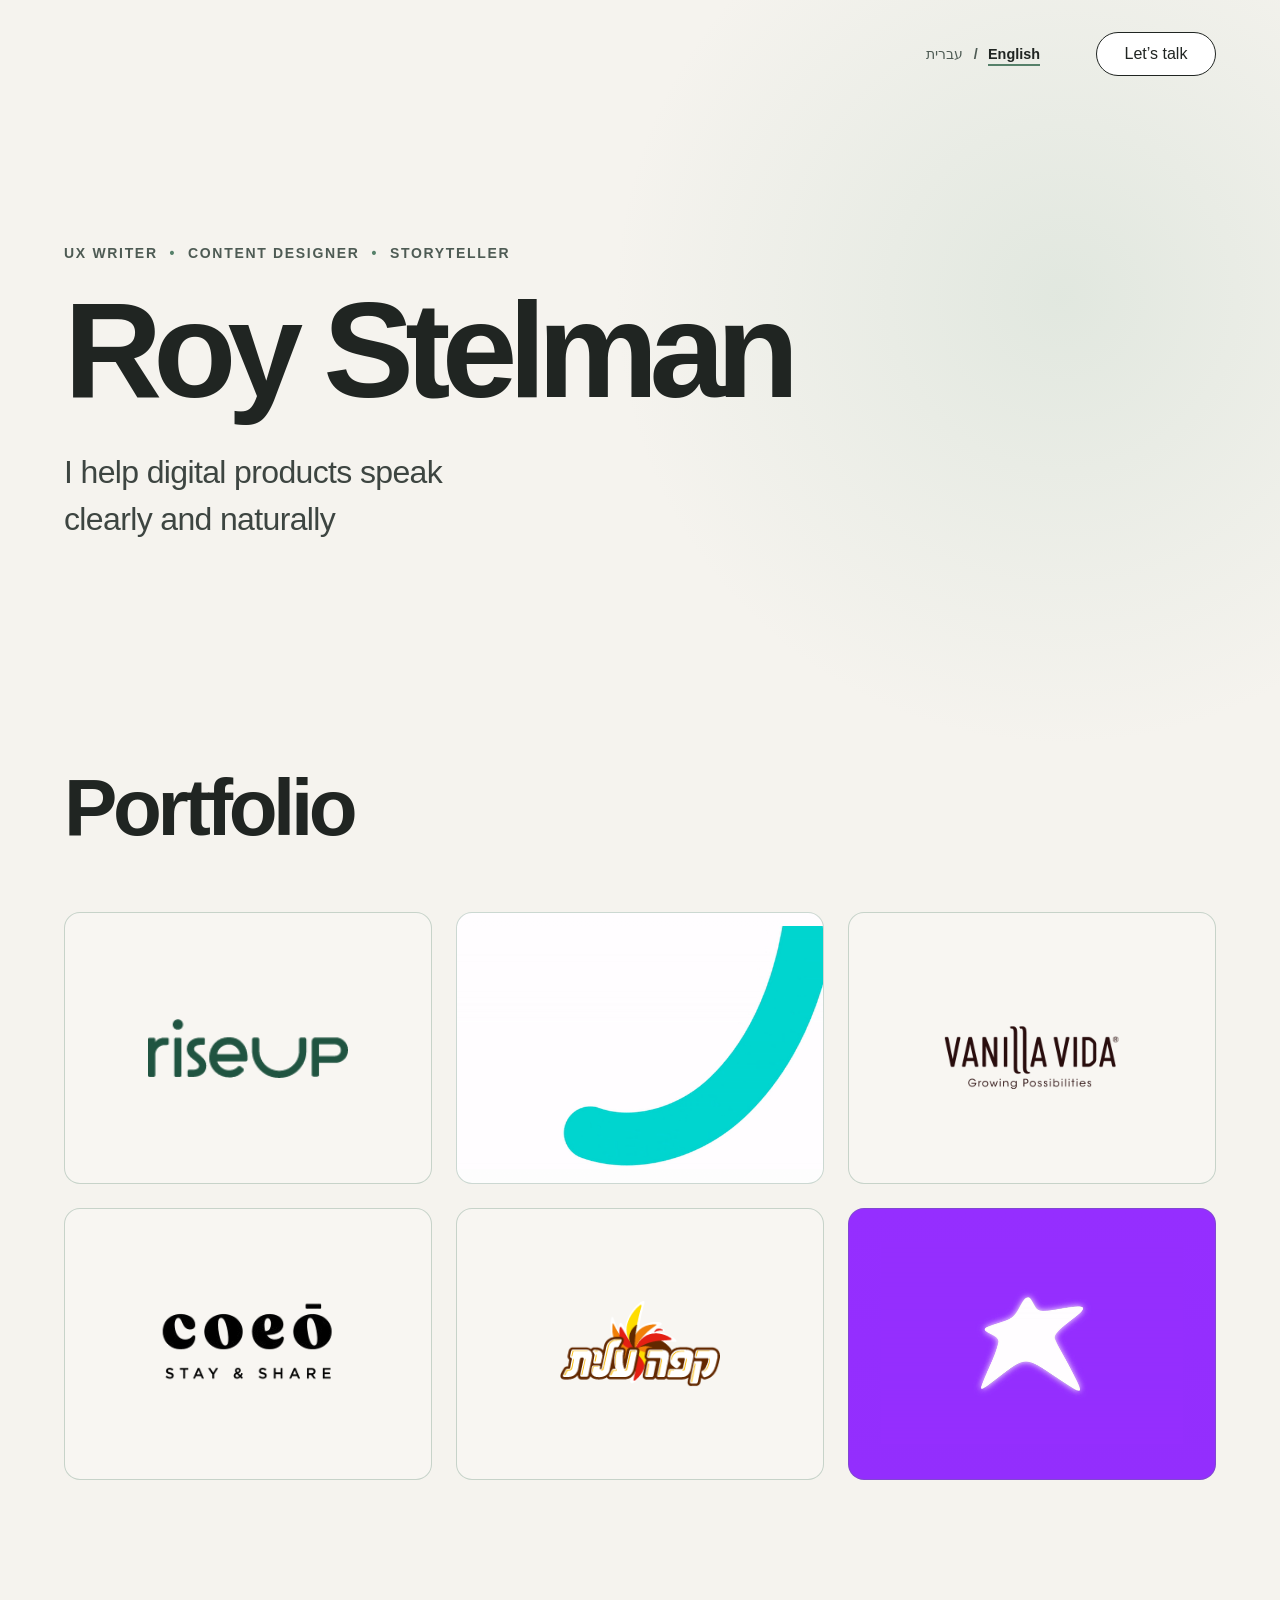
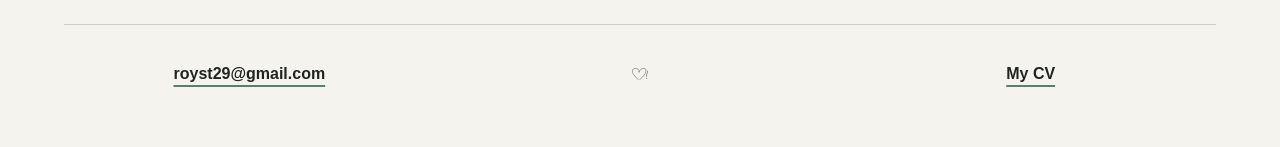
<file: index.html>
<!doctype html>
<html lang="en">
  <head>
    <meta charset="UTF-8" />
    <meta name="viewport" content="width=device-width, initial-scale=1.0" />
    <meta
      name="description"
      content="Roy Stelman - UX Writer, Content Designer &amp; Storyteller."
    />
    <title>Roy Stelman - UX Writer &amp; Content Designer</title>
    <link rel="stylesheet" href="styles.css" />
    <link rel="icon" type="image/png" sizes="32x32" href="./favicon-32x32.png" />
    <link rel="icon" type="image/png" sizes="48x48" href="./favicon-48x48.png" />
  </head>
  <body class="portfolio-homepage">
    <a class="email-contact-button" href="mailto:royst29@gmail.com">Let’s talk</a>
    <main>
      <nav class="language-switcher" aria-label="Language selection">
        <a href="index-he.html" lang="he" hreflang="he">עברית</a>
        <span aria-hidden="true">/</span>
        <a href="index.html" lang="en" hreflang="en" aria-current="page"
          >English</a
        >
      </nav>

      <section class="intro" aria-labelledby="intro-title">
        <p class="eyebrow">
          UX Writer <span aria-hidden="true">•</span> Content Designer
          <span aria-hidden="true">•</span> Storyteller
        </p>
        <h1 id="intro-title">Roy Stelman</h1>
        <p class="statement">
          I help digital products speak clearly and naturally
        </p>
      </section>

      <section class="selected-work" id="projects" aria-labelledby="work-title">
        <h2 id="work-title">Portfolio</h2>

        <div class="project-grid">
          <a
            class="project-card project-card-link project-card-preview riseup-card"
            href="project-one.html"
            aria-label="View the Riseup project"
          >
            <img
              class="project-card-preview-logo"
              src="riseup_logo.png"
              alt="Riseup"
            />
            <span class="project-card-preview-text"
              >How do you talk to people about their money with both empathy and resolve?</span
            >
          </a>
          <a
            class="project-card project-card-link project-card-preview freesbe-card"
            href="project-freesbe.html"
            aria-label="View the freesbe project"
          >
            <picture class="homepage-animated-logo">
              <source media="(prefers-reduced-motion: reduce)" srcset="freesbe_logo.png" />
              <img class="project-card-preview-logo" src="freesbe-logo-moving.gif" alt="freesbe" />
            </picture>
            <span class="project-card-preview-text"
              >When brand strategy evolves, the language has to evolve with it</span
            >
          </a>
          <a
            class="project-card project-card-link project-card-preview vanilla-vida-card"
            href="project-vanilla-vida.html"
            aria-label="View the Vanilla Vida project"
          >
            <img
              class="project-card-preview-logo"
              src="vanilla_vida_logo_dark.png"
              alt="Vanilla Vida"
            />
            <span class="project-card-preview-text"
              >Scientific innovation and advanced technology, or romance and an appetizing story? Why not both?</span
            >
          </a>
          <a
            class="project-card project-card-link project-card-preview coeo-card"
            href="project-coeo.html"
            aria-label="View the Coeo hospitality project"
          >
            <img
              class="project-card-preview-logo"
              src="coeo_hospitality_logonoBG.png"
              alt="coeo hospitality"
            />
            <span class="project-card-preview-text"
              >Creating a sense of belonging before check-in</span
            >
          </a>
          <a
            class="project-card project-card-link project-card-preview caffe-elit-card"
            href="project-elite-coffee.html"
            aria-label="View the Elite Coffee project"
          >
            <img
              class="project-card-preview-logo"
              src="caffe_elit_logo.png"
              alt="Caffe Elit"
            />
            <span class="project-card-preview-text"
              >When a love of coffee meets the online shopping experience</span
            >
          </a>
          <a
            class="project-card project-card-link project-card-preview cellcom-card"
            href="project-cellcom.html"
            aria-label="View the Cellcom project"
          >
            <picture class="homepage-animated-logo">
              <source media="(prefers-reduced-motion: reduce)" srcset="cellcom_logo.png" />
              <img class="project-card-preview-logo" src="cellcom-logo-moving.gif" alt="Cellcom" />
            </picture>
            <span class="project-card-preview-text"
              >How do you bring “Everything is possible” into everyday interactions without losing its ambition?</span
            >
          </a>
        </div>
      </section>

      <section class="contact-links" aria-label="Contact and résumé">
        <a class="contact-link email-link" href="mailto:royst29@gmail.com"
          >royst29@gmail.com</a
        >
        <img class="footer-heart" src="./assets/footer-heart.png" width="264" height="192" alt="" aria-hidden="true" />
        <a class="contact-link" href="Roy_Stelman_CV.pdf" target="_blank" rel="noopener"
          >My CV</a
        >
      </section>
    </main>
  </body>
</html>
</file>
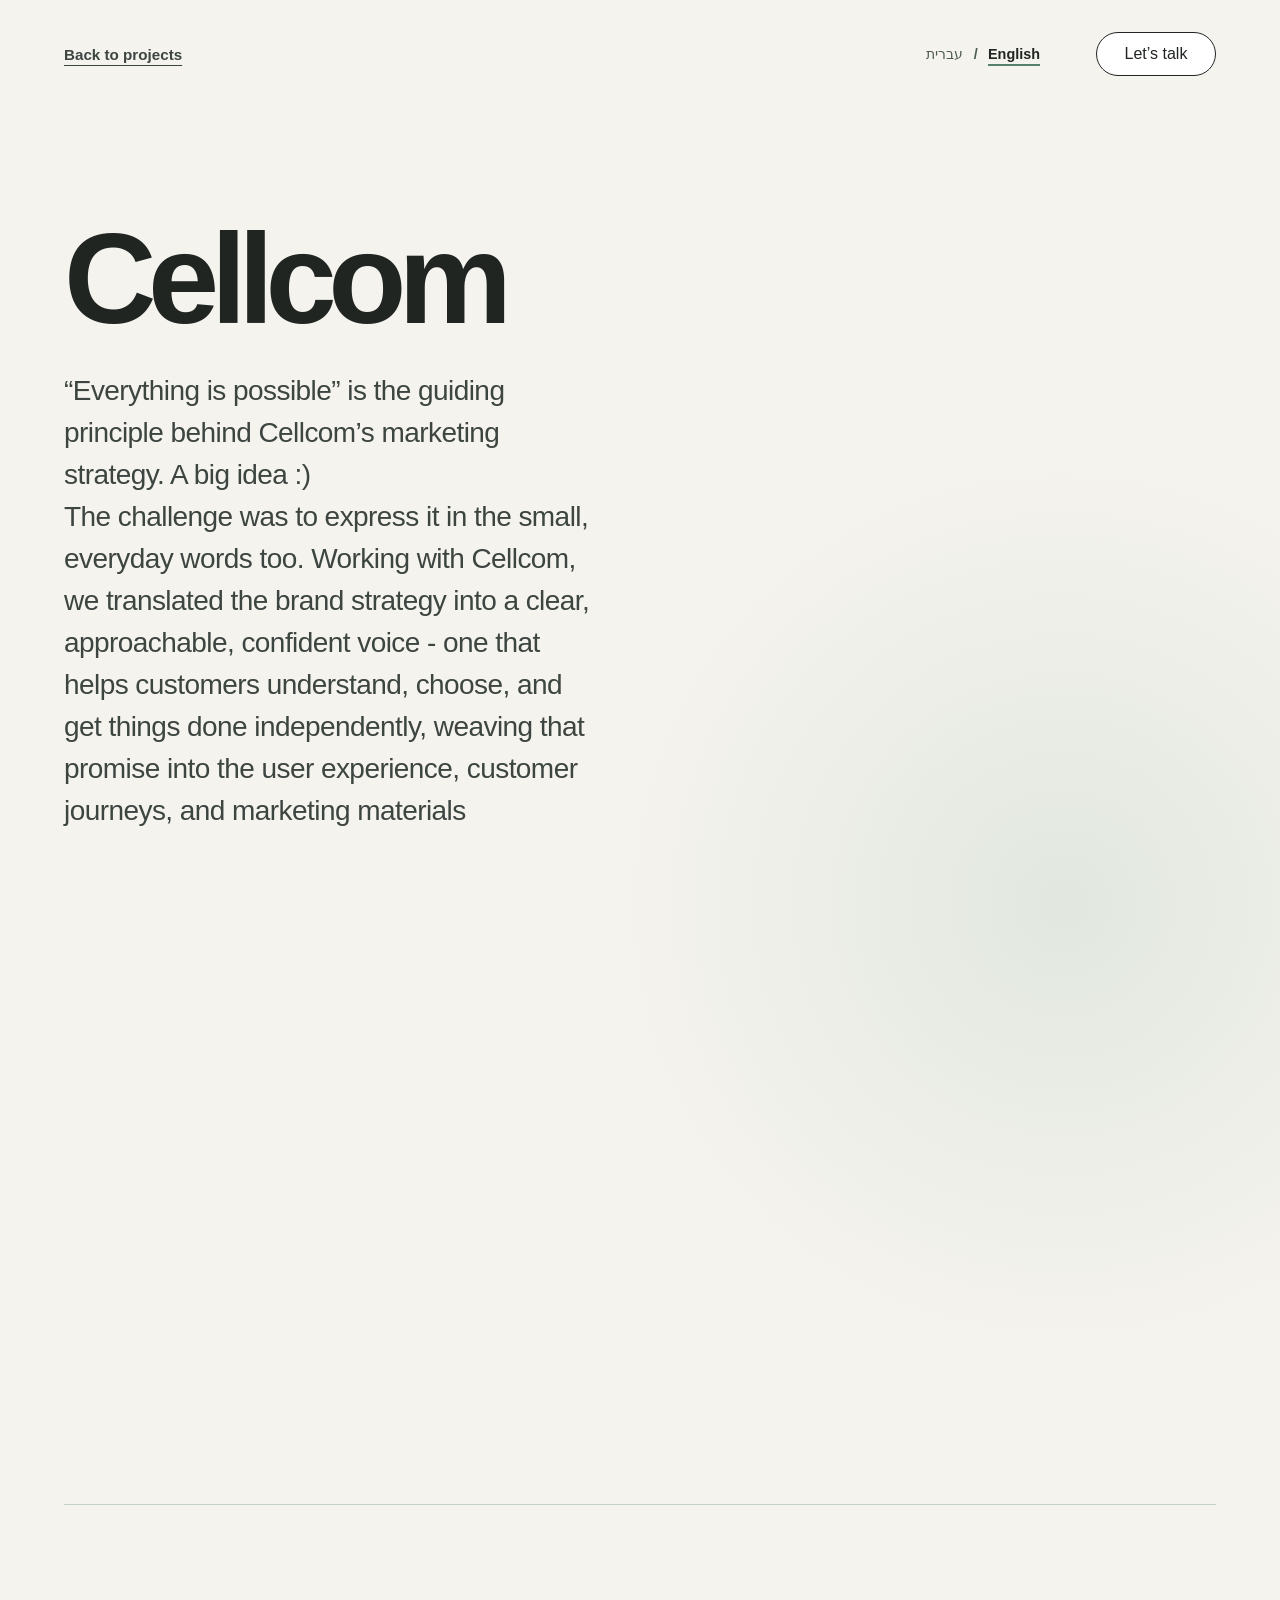
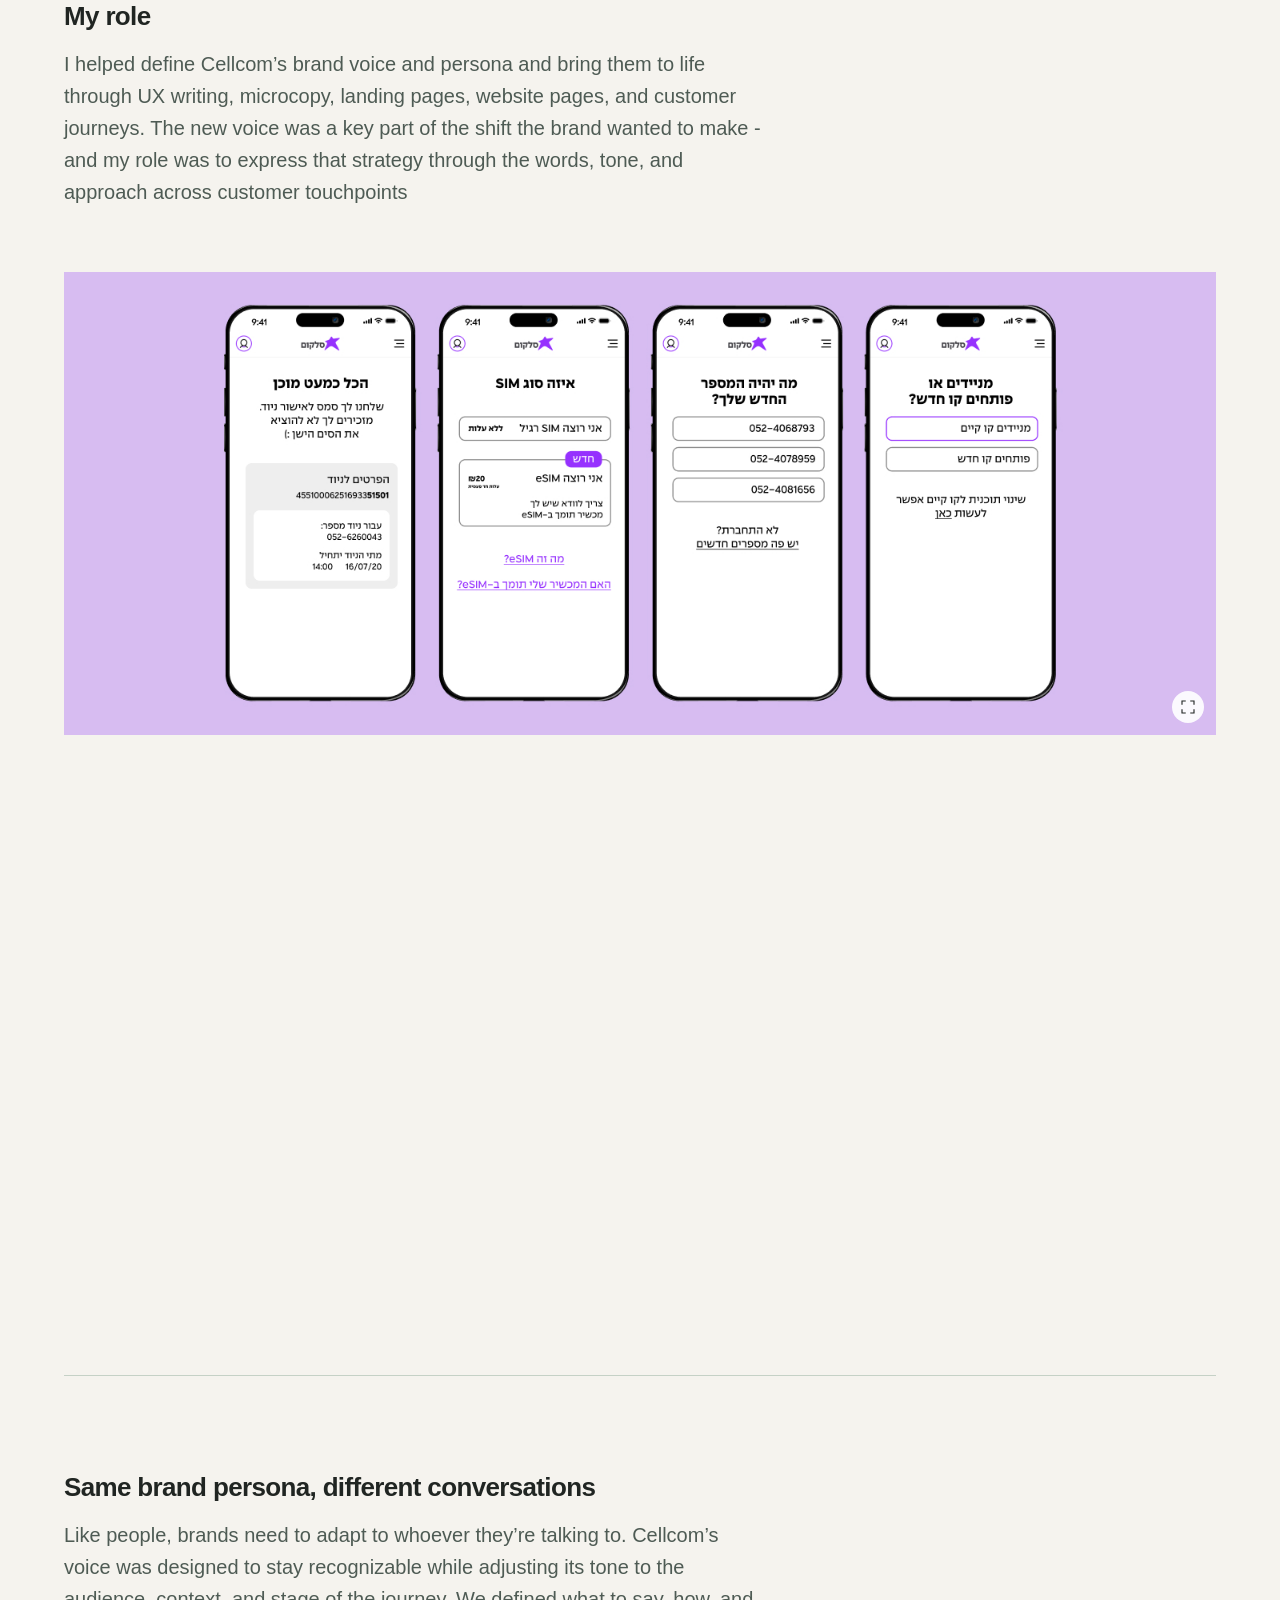
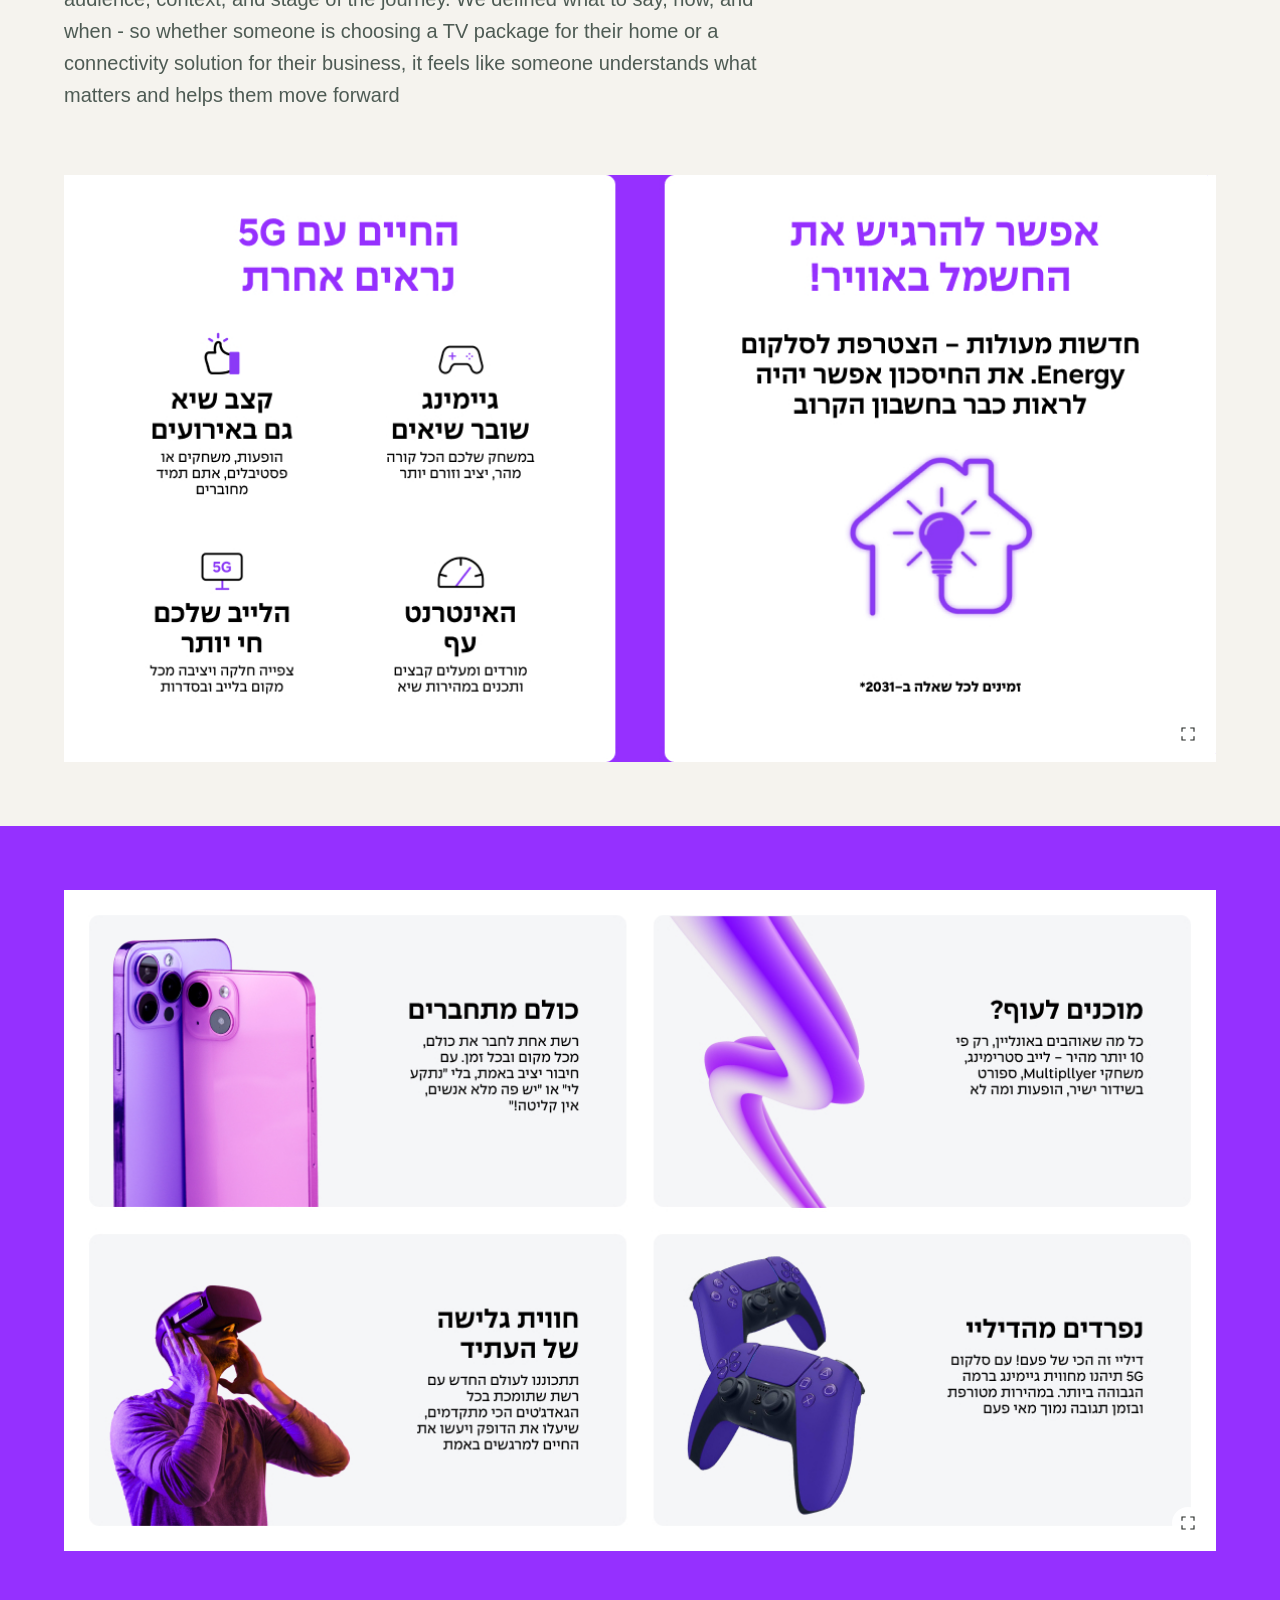
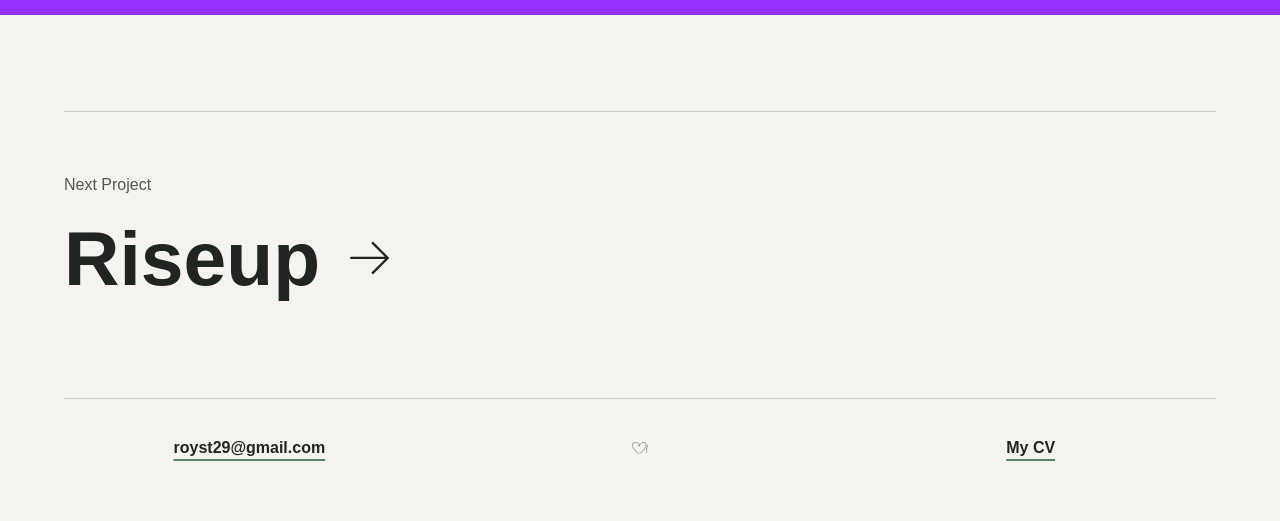
<file: project-cellcom.html>
<!doctype html>
<html lang="en">
  <head>
    <meta charset="UTF-8" />
    <meta name="viewport" content="width=device-width, initial-scale=1.0" />
    <meta name="description" content="Cellcom - a project by Roy Stelman." />
    <title>Cellcom - Roy Stelman</title>
    <link rel="stylesheet" href="styles.css" />
    <link rel="icon" type="image/png" sizes="32x32" href="./favicon-32x32.png" />
    <link rel="icon" type="image/png" sizes="48x48" href="./favicon-48x48.png" />
  </head>
  <body>
    <a class="email-contact-button" href="mailto:royst29@gmail.com">Let’s talk</a>
    <main class="project-page portfolio-project-page">
      <div class="project-top-navigation">
        <a class="back-link" href="index.html#projects">Back to projects</a>
        <nav class="language-switcher project-language-switcher" aria-label="Language selection">
          <a href="project-cellcom-he.html" lang="he" hreflang="he">עברית</a>
          <span aria-hidden="true">/</span>
          <a href="project-cellcom.html" lang="en" hreflang="en" aria-current="page">English</a>
        </nav>
      </div>

      <header class="project-header">
        <h1>Cellcom</h1>
        <p class="project-summary">“Everything is possible” is the guiding principle behind Cellcom’s marketing strategy. A big idea :)<br />
The challenge was to express it in the small, everyday words too. Working with Cellcom, we translated the brand strategy into a clear, approachable, confident voice - one that helps customers understand, choose, and get things done independently, weaving that promise into the user experience, customer journeys, and marketing materials</p>
      </header>

      <div class="vanilla-header-media">
        <video src="./celllcom_persona.mp4" autoplay loop muted playsinline preload="metadata" aria-label="Cellcom persona video"></video>
      </div>
      <div class="project-details">
        <section aria-labelledby="role-title">
          <h2 id="role-title">My role</h2>
          <p>I helped define Cellcom’s brand voice and persona and bring them to life through UX writing, microcopy, landing pages, website pages, and customer journeys. The new voice was a key part of the shift the brand wanted to make - and my role was to express that strategy through the words, tone, and approach across customer touchpoints</p>
        </section>
      </div>

      <figure class="project-hero-image cellcom-new-line-image">
        <img src="./cellcom_new_line.jpg" width="1440" height="579" alt="Cellcom brand voice example for joining a new mobile line" />
      </figure>

      <div class="vanilla-header-media">
        <video src="./cellcom_showcase.mp4" autoplay loop muted playsinline preload="metadata" aria-label="Cellcom user experience showcase video"></video>
      </div>

      <div class="project-details">
        <section aria-labelledby="persona-title">
          <h2 id="persona-title">Same brand persona, different conversations</h2>
          <p>Like people, brands need to adapt to whoever they’re talking to. Cellcom’s voice was designed to stay recognizable while adjusting its tone to the audience, context, and stage of the journey. We defined what to say, how, and when - so whether someone is choosing a TV package for their home or a connectivity solution for their business, it feels like someone understands what matters and helps them move forward</p>
        </section>
      </div>

      <figure class="project-hero-image cellcom-persona-banner">
        <img src="./cellcom_banner.jpg" width="1145" height="583" alt="Cellcom banner showing the brand voice" />
      </figure>

      <div class="cellcom-purple-section">
        <figure class="project-hero-image">
          <img src="./cellcom_4.jpg" width="1145" height="657" alt="Examples of Cellcom communications for different audiences" />
        </figure>
      </div>
    </main>

      <section class="contact-links" aria-label="Contact and résumé">
        <a class="contact-link email-link" href="mailto:royst29@gmail.com"
          >royst29@gmail.com</a
        >
        <img class="footer-heart" src="./assets/footer-heart.png" width="264" height="192" alt="" aria-hidden="true" />
        <a class="contact-link" href="Roy_Stelman_CV.pdf" target="_blank" rel="noopener"
          >My CV</a
        >
      </section>
    <script src="static-image-viewer.js"></script>
    <script src="project-recommendations.js"></script>
  </body>
</html>
</file>
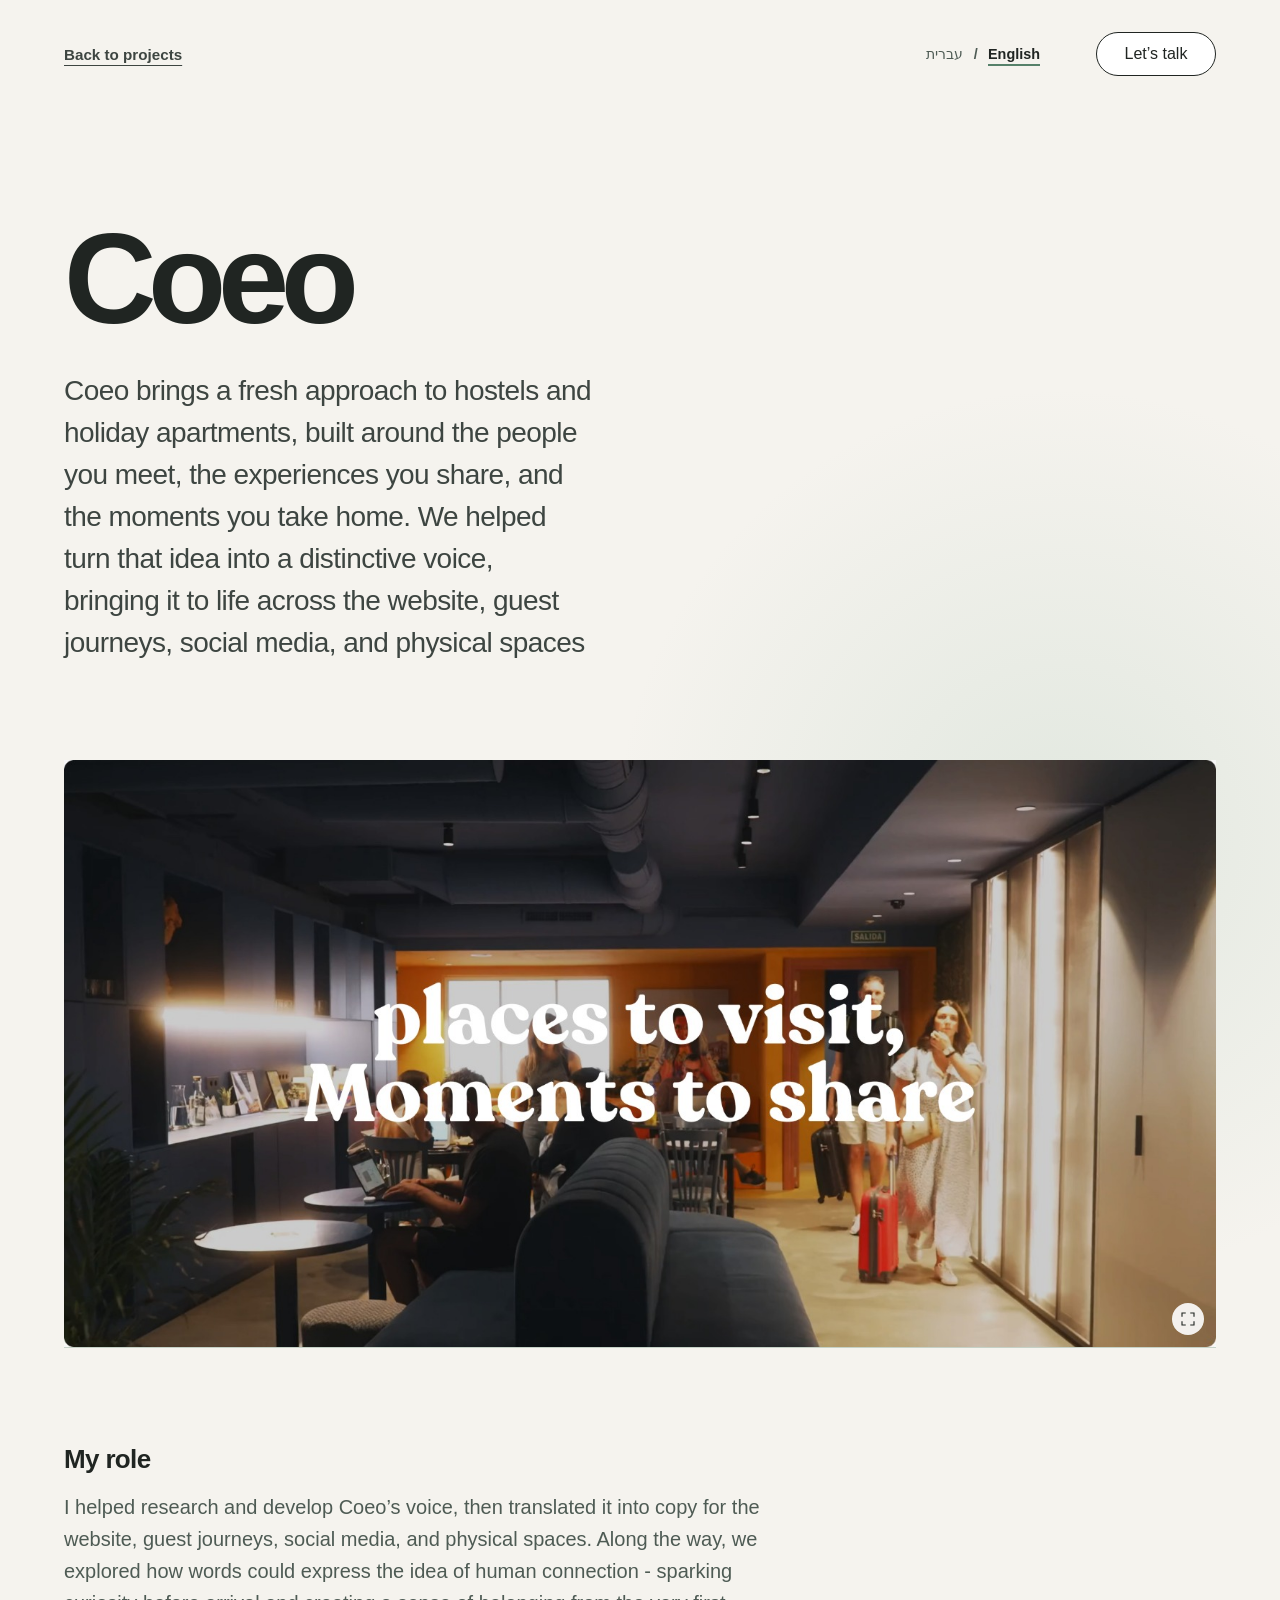
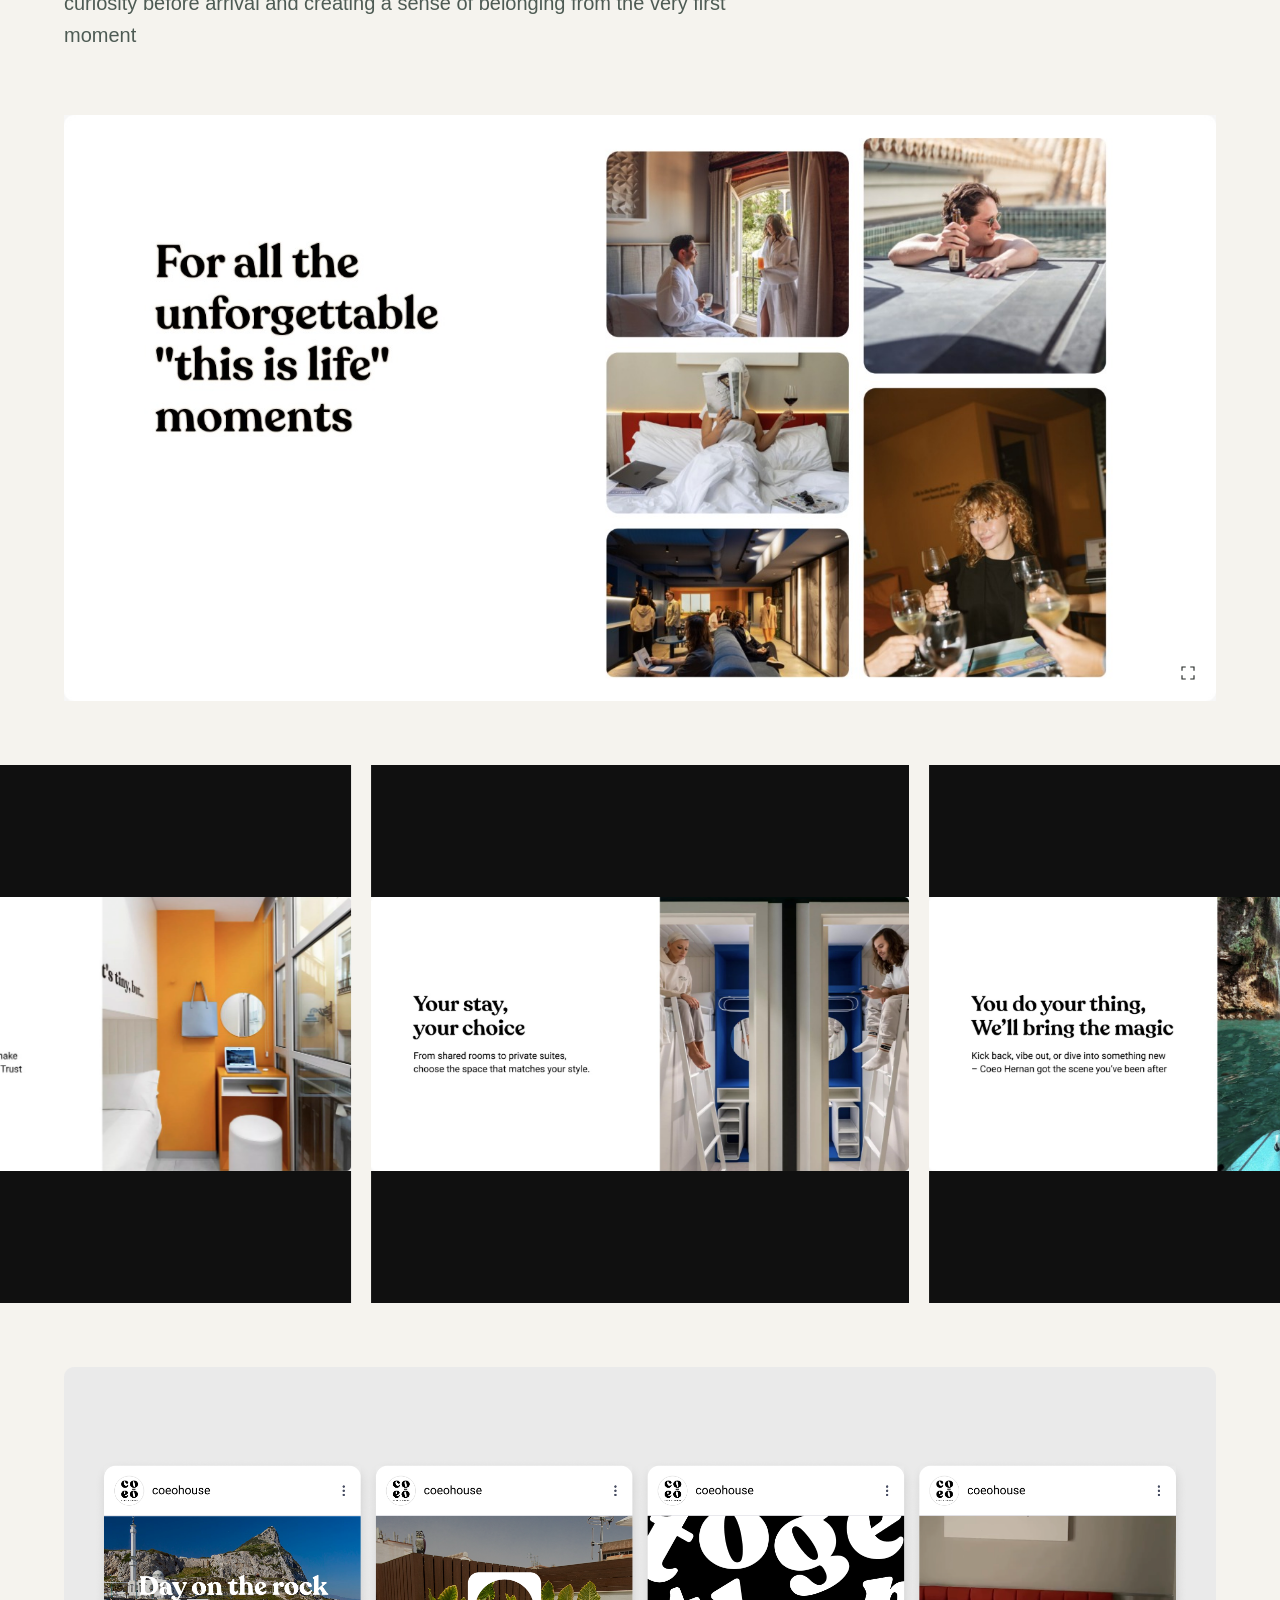
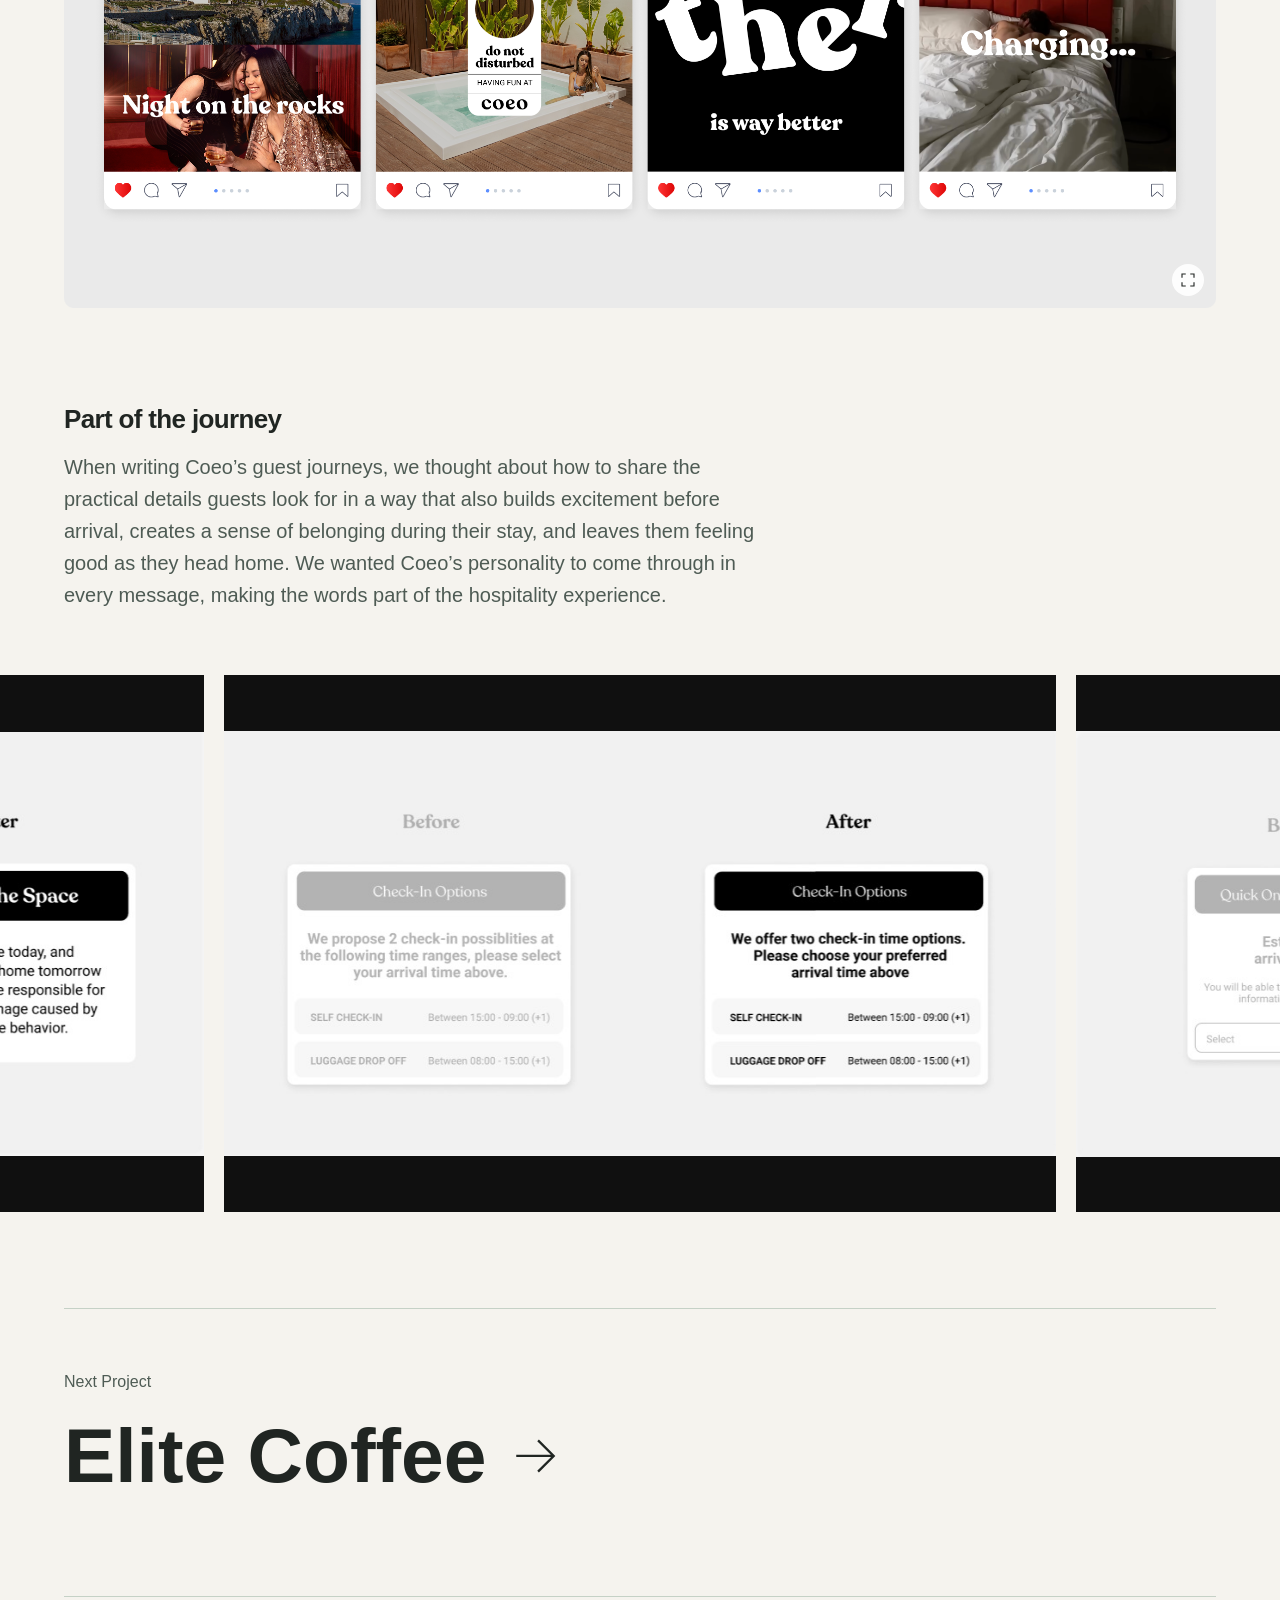
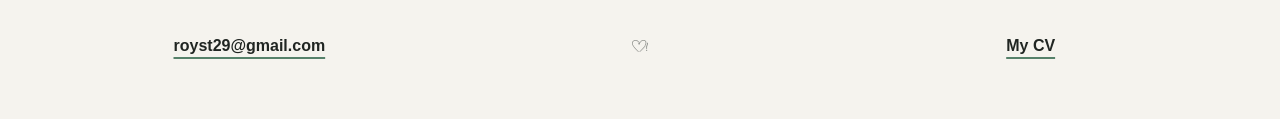
<file: project-coeo.html>
<!doctype html>
<html lang="en">
  <head>
    <meta charset="UTF-8" />
    <meta name="viewport" content="width=device-width, initial-scale=1.0" />
    <meta name="description" content="Coeo - a project by Roy Stelman." />
    <title>Coeo - Roy Stelman</title>
    <link rel="stylesheet" href="styles.css" />
    <link rel="icon" type="image/png" sizes="32x32" href="./favicon-32x32.png" />
    <link rel="icon" type="image/png" sizes="48x48" href="./favicon-48x48.png" />
  </head>
  <body>
    <a class="email-contact-button" href="mailto:royst29@gmail.com">Let’s talk</a>
    <main class="project-page portfolio-project-page">
      <div class="project-top-navigation">
        <a class="back-link" href="index.html#projects">Back to projects</a>
        <nav class="language-switcher project-language-switcher" aria-label="Language selection">
          <a href="project-coeo-he.html" lang="he" hreflang="he">עברית</a>
          <span aria-hidden="true">/</span>
          <a href="project-coeo.html" lang="en" hreflang="en" aria-current="page">English</a>
        </nav>
      </div>

      <header class="project-header">
        <h1>Coeo</h1>
        <p class="project-summary">Coeo brings a fresh approach to hostels and holiday apartments, built around the people you meet, the experiences you share, and the moments you take home. We helped turn that idea into a distinctive voice, bringing it to life across the website, guest journeys, social media, and physical spaces</p>
      </header>

      <figure class="project-hero-image">
        <img
          src="./Places to visit.png"
          width="1600"
          height="815"
          alt="Guests arriving and socializing in a Coeo hostel lounge beneath the words ‘places to visit, moments to share’"
        />
      </figure>

      <div class="project-details">
        <section aria-labelledby="role-title">
          <h2 id="role-title">My role</h2>
          <p>I helped research and develop Coeo’s voice, then translated it into copy for the website, guest journeys, social media, and physical spaces. Along the way, we explored how words could express the idea of human connection - sparking curiosity before arrival and creating a sense of belonging from the very first moment</p>
        </section>
      </div>

      <figure class="project-hero-image coeo-life-image">
        <img
          src="./this is life.png"
          width="1600"
          height="815"
          alt="Coeo guests sharing moments together in a photo collage beneath the words ‘this is life’"
        />
      </figure>

      <section class="vanilla-carousel tambour-carousel coeo-carousel coeo-carousel-secondary" data-project-carousel role="region" aria-label="Coeo campaign gallery" dir="ltr">
        <div class="tambour-carousel-viewport" data-carousel-viewport tabindex="0">
          <div class="tambour-carousel-track" data-carousel-track>
            <figure class="tambour-carousel-slide"><img src="carousel2_1.png" width="1600" height="816" alt="Coeo campaign artwork, part 1" draggable="false" /></figure>
            <figure class="tambour-carousel-slide"><img src="carousel2_2.png" width="1600" height="816" alt="Coeo campaign artwork, part 2" draggable="false" /></figure>
            <figure class="tambour-carousel-slide"><img src="carousel2_3.jpg" width="1142" height="583" alt="Coeo campaign artwork, part 3" draggable="false" /></figure>
          </div>
        </div>
      </section>

      <figure class="project-hero-image coeo-vibe-image">
        <img src="./coeo_vibe.png" width="2292" height="1076" alt="Coeo hospitality mood board" />
      </figure>

      <div class="project-details coeo-guest-journeys" dir="ltr">
        <h2>Part of the journey</h2>
        <p>When writing Coeo’s guest journeys, we thought about how to share the practical details guests look for in a way that also builds excitement before arrival, creates a sense of belonging during their stay, and leaves them feeling good as they head home. We wanted Coeo’s personality to come through in every message, making the words part of the hospitality experience.</p>
      </div>

      <section class="vanilla-carousel tambour-carousel coeo-carousel coeo-before-after-carousel" data-project-carousel role="region" aria-label="Coeo before and after gallery" dir="ltr">
        <div class="tambour-carousel-viewport" data-carousel-viewport tabindex="0">
          <div class="tambour-carousel-track" data-carousel-track>
            <figure class="tambour-carousel-slide"><img src="coeo_before_after_1.png" width="967" height="494" alt="Coeo guest journey before and after, part 1" draggable="false" /></figure>
            <figure class="tambour-carousel-slide"><img src="coeo_before_after_2.png" width="972" height="498" alt="Coeo guest journey before and after, part 2" draggable="false" /></figure>
            <figure class="tambour-carousel-slide"><img src="coeo_before_after_3.png" width="969" height="494" alt="Coeo guest journey before and after, part 3" draggable="false" /></figure>
          </div>
        </div>
      </section>
    </main>

      <section class="contact-links" aria-label="Contact and résumé">
        <a class="contact-link email-link" href="mailto:royst29@gmail.com"
          >royst29@gmail.com</a
        >
        <img class="footer-heart" src="./assets/footer-heart.png" width="264" height="192" alt="" aria-hidden="true" />
        <a class="contact-link" href="Roy_Stelman_CV.pdf" target="_blank" rel="noopener"
          >My CV</a
        >
      </section>
    <script src="vanilla-vida.js"></script>
    <script src="static-image-viewer.js"></script>
    <script src="project-recommendations.js"></script>
  </body>
</html>
</file>
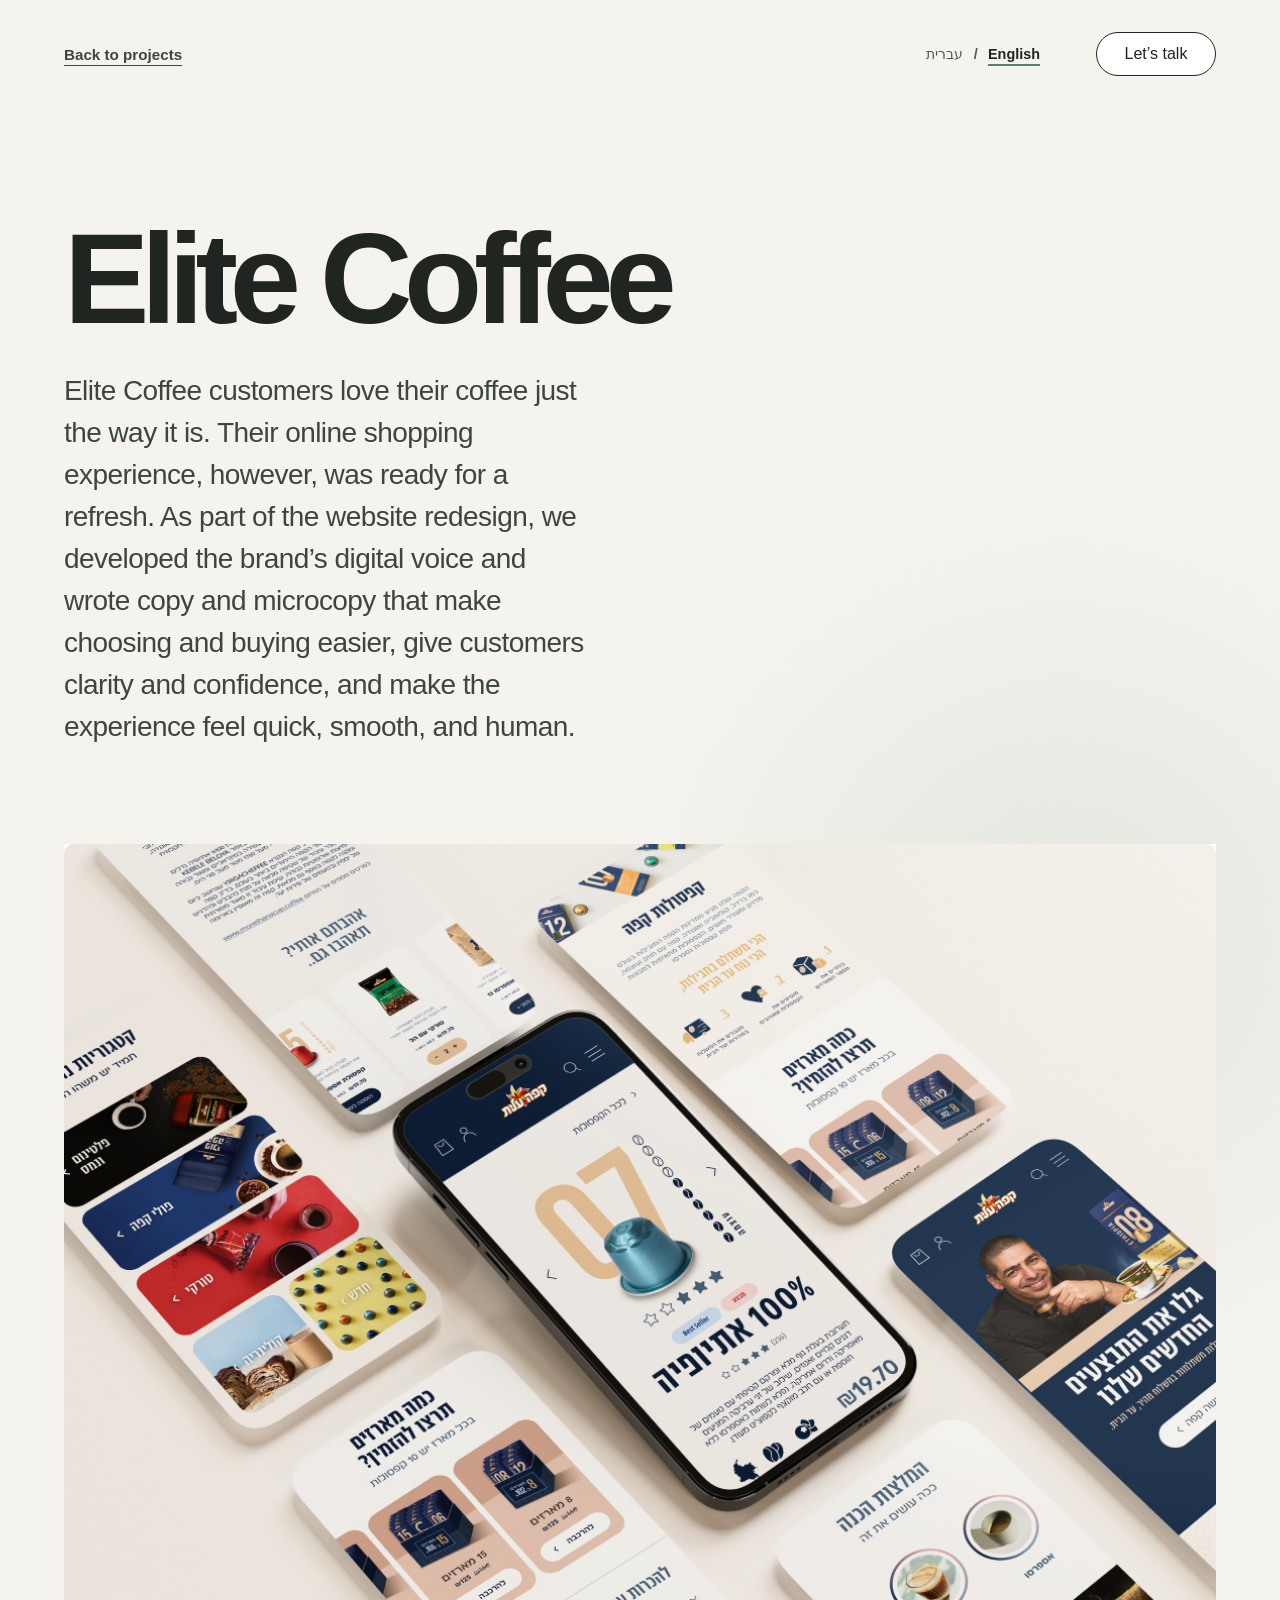
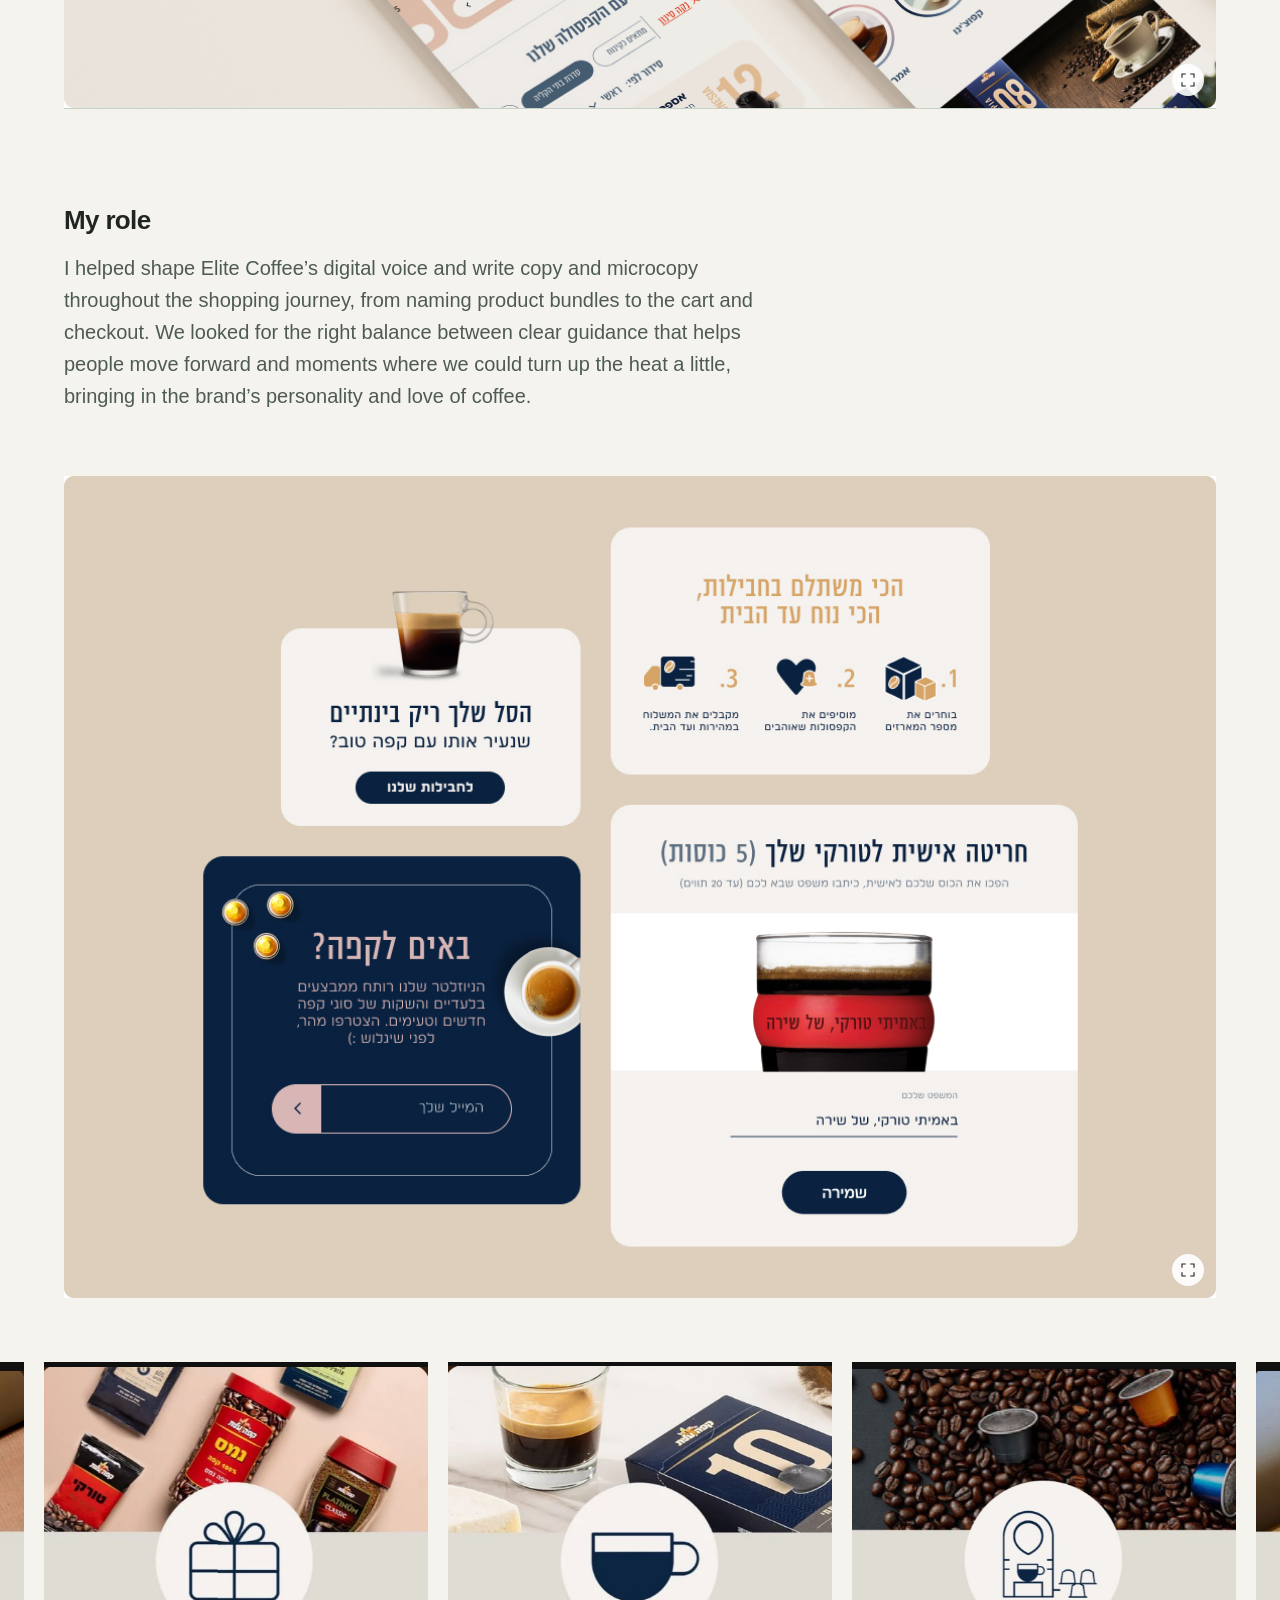
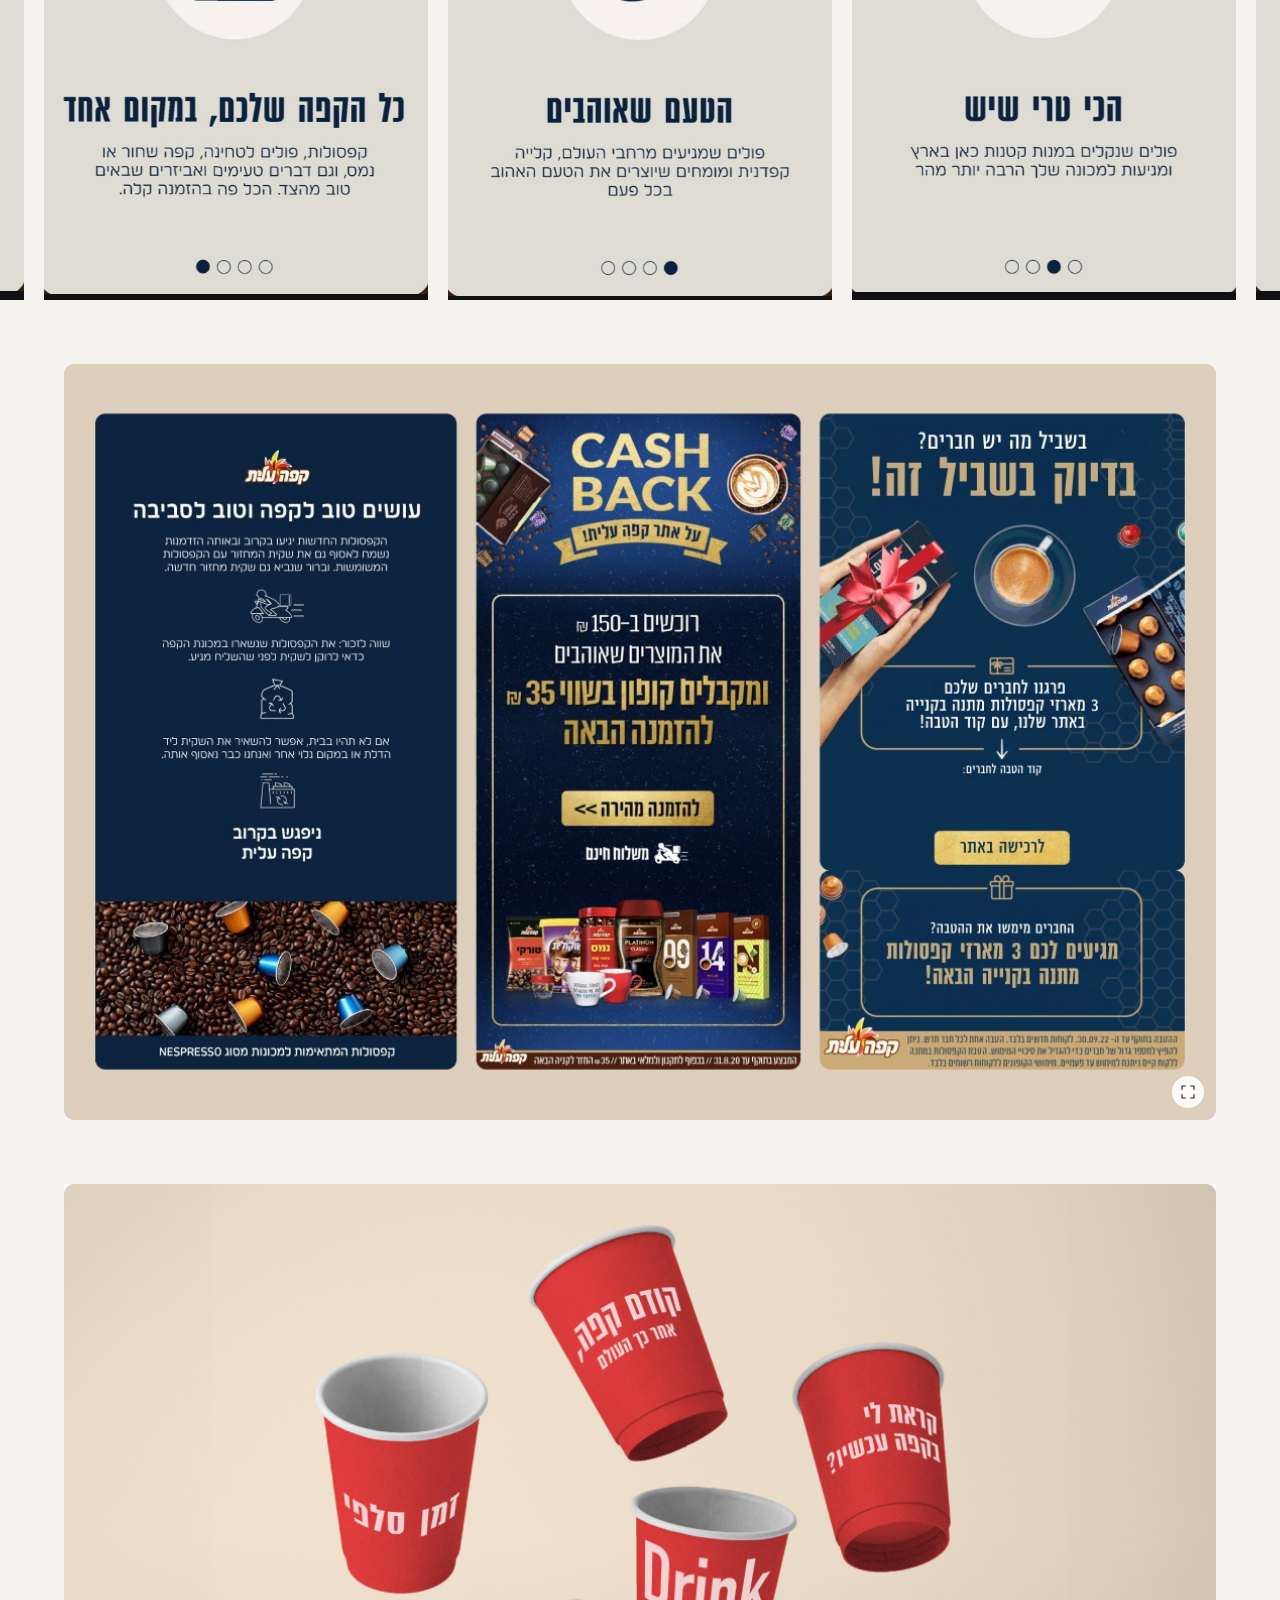
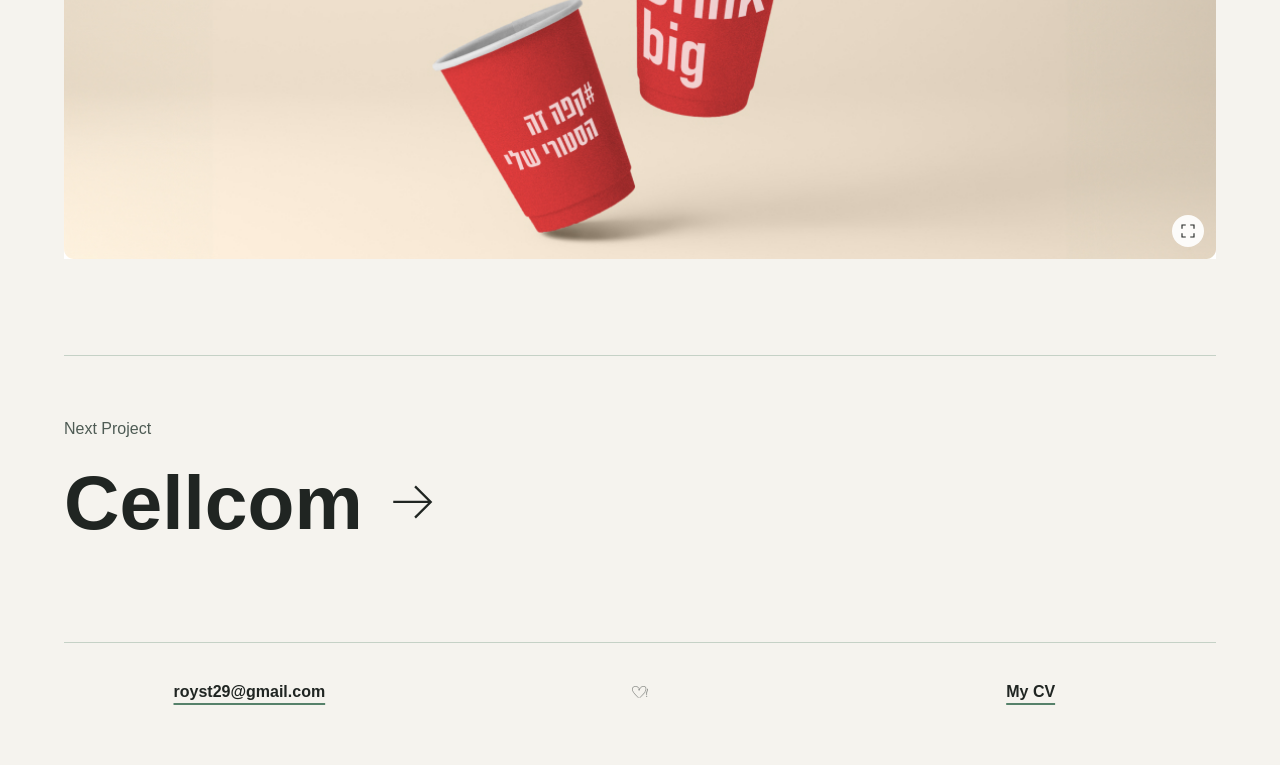
<file: project-elite-coffee.html>
<!doctype html>
<html lang="en">
  <head>
    <meta charset="UTF-8" />
    <meta name="viewport" content="width=device-width, initial-scale=1.0" />
    <meta name="description" content="Elite Coffee - a project by Roy Stelman." />
    <title>Elite Coffee - Roy Stelman</title>
    <link rel="stylesheet" href="styles.css" />
    <link rel="icon" type="image/png" sizes="32x32" href="./favicon-32x32.png" />
    <link rel="icon" type="image/png" sizes="48x48" href="./favicon-48x48.png" />
  </head>
  <body>
    <a class="email-contact-button" href="mailto:royst29@gmail.com">Let’s talk</a>
    <main class="project-page portfolio-project-page">
      <div class="project-top-navigation">
        <a class="back-link" href="index.html#projects">Back to projects</a>
        <nav class="language-switcher project-language-switcher" aria-label="Language selection">
          <a href="project-elite-coffee-he.html" lang="he" hreflang="he">עברית</a>
          <span aria-hidden="true">/</span>
          <a href="project-elite-coffee.html" lang="en" hreflang="en" aria-current="page">English</a>
        </nav>
      </div>

      <header class="project-header">
        <h1>Elite Coffee</h1>
        <p class="project-summary">Elite Coffee customers love their coffee just the way it is. Their online shopping experience, however, was ready for a refresh. As part of the website redesign, we developed the brand’s digital voice and wrote copy and microcopy that make choosing and buying easier, give customers clarity and confidence, and make the experience feel quick, smooth, and human.</p>
      </header>

      <figure class="project-hero-image">
        <img src="./elit_coffee_screens.jpg" width="1141" height="856" alt="Screens from the Elite Coffee online shopping experience" />
      </figure>
      <div class="project-details elite-coffee-role">
        <section aria-labelledby="role-title">
          <h2 id="role-title">My role</h2>
          <p>I helped shape Elite Coffee’s digital voice and write copy and microcopy throughout the shopping journey, from naming product bundles to the cart and checkout. We looked for the right balance between clear guidance that helps people move forward and moments where we could turn up the heat a little, bringing in the brand’s personality and love of coffee.</p>
        </section>
      </div>

      <figure class="project-hero-image elite-coffee-gallery-image">
        <img src="./elit_coffee_experience.jpg" width="1142" height="815" alt="Examples of the Elite Coffee shopping experience" />
      </figure>

      <section class="vanilla-carousel tambour-carousel elite-coffee-carousel" data-project-carousel role="region" aria-label="Elite Coffee screen gallery" dir="ltr">
        <div class="tambour-carousel-viewport" data-carousel-viewport tabindex="0">
          <div class="tambour-carousel-track" data-carousel-track>
            <figure class="tambour-carousel-slide"><img src="./elit_carousel_1.png" width="542" height="748" alt="Elite Coffee shopping screen, part 1" draggable="false" /></figure>
            <figure class="tambour-carousel-slide"><img src="./elit_carousel_2.png" width="540" height="736" alt="Elite Coffee shopping screen, part 2" draggable="false" /></figure>
            <figure class="tambour-carousel-slide"><img src="./elit_carousel_3.png" width="545" height="738" alt="Elite Coffee shopping screen, part 3" draggable="false" /></figure>
            <figure class="tambour-carousel-slide"><img src="./elit_carousel_4.png" width="543" height="745" alt="Elite Coffee shopping screen, part 4" draggable="false" /></figure>
          </div>
        </div>
      </section>

      <figure class="project-hero-image elite-coffee-gallery-image">
        <img src="./elit_marketing.png" width="1142" height="750" alt="Examples of Elite Coffee marketing copy" />
      </figure>

      <figure class="project-hero-image elite-coffee-gallery-image">
        <img src="./elit_cups.jpg" width="1142" height="669" alt="Elite Coffee cups with brand messages" />
      </figure>
    </main>

      <section class="contact-links" aria-label="Contact and résumé">
        <a class="contact-link email-link" href="mailto:royst29@gmail.com"
          >royst29@gmail.com</a
        >
        <img class="footer-heart" src="./assets/footer-heart.png" width="264" height="192" alt="" aria-hidden="true" />
        <a class="contact-link" href="Roy_Stelman_CV.pdf" target="_blank" rel="noopener"
          >My CV</a
        >
      </section>
    <script src="vanilla-vida.js"></script>
    <script src="static-image-viewer.js"></script>
    <script src="project-recommendations.js"></script>
  </body>
</html>
</file>
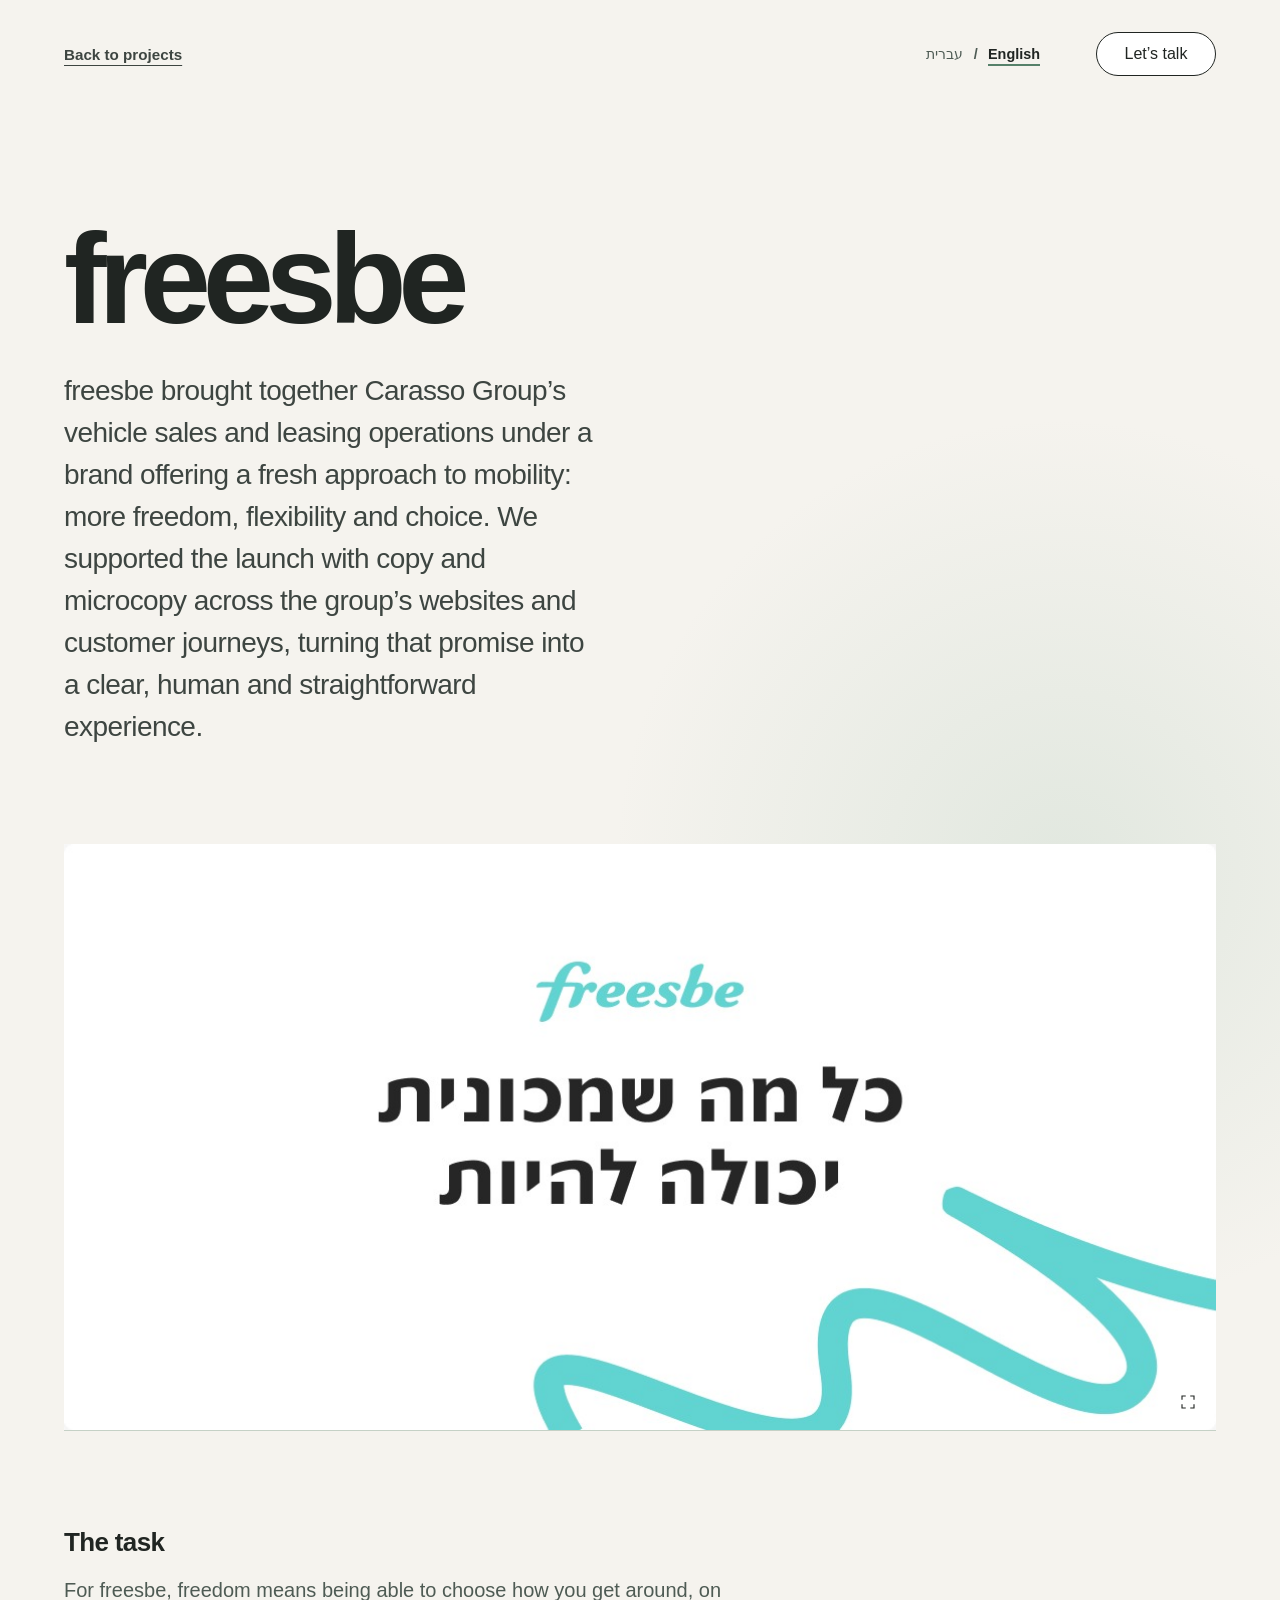
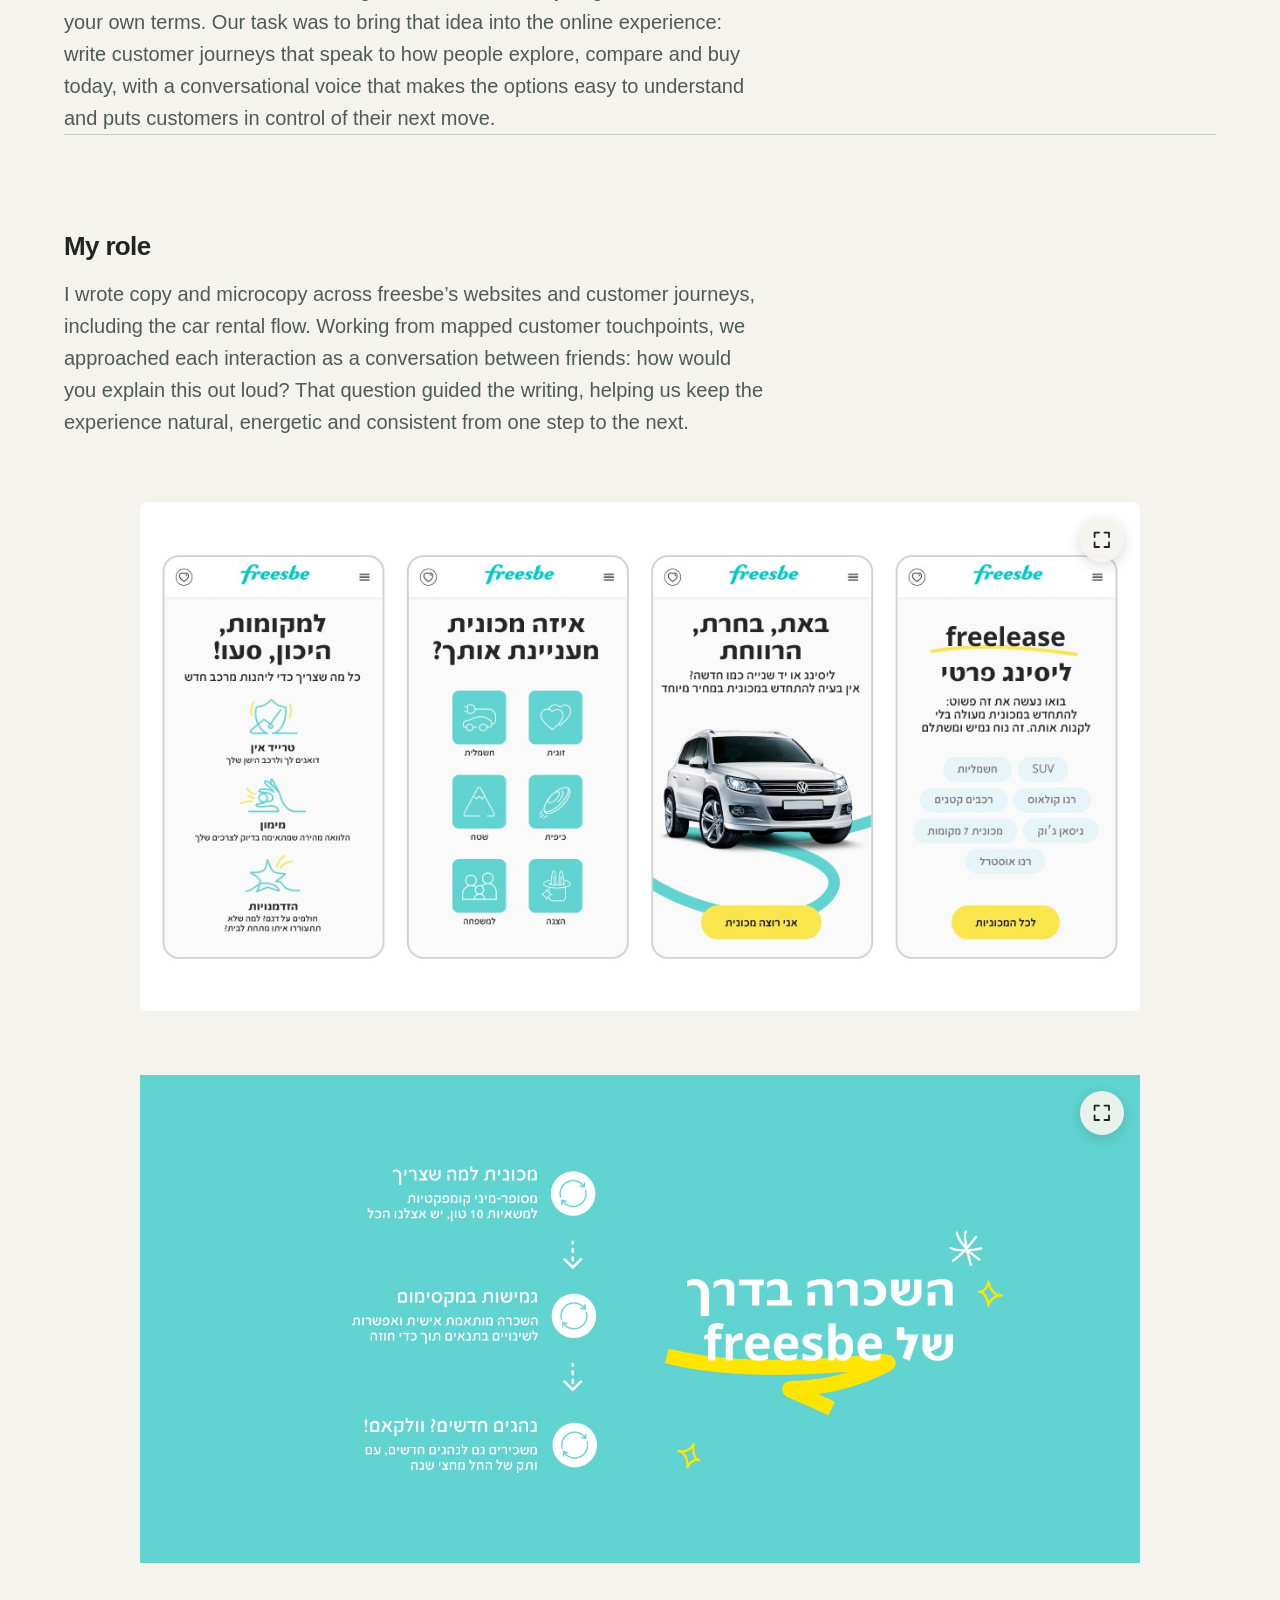
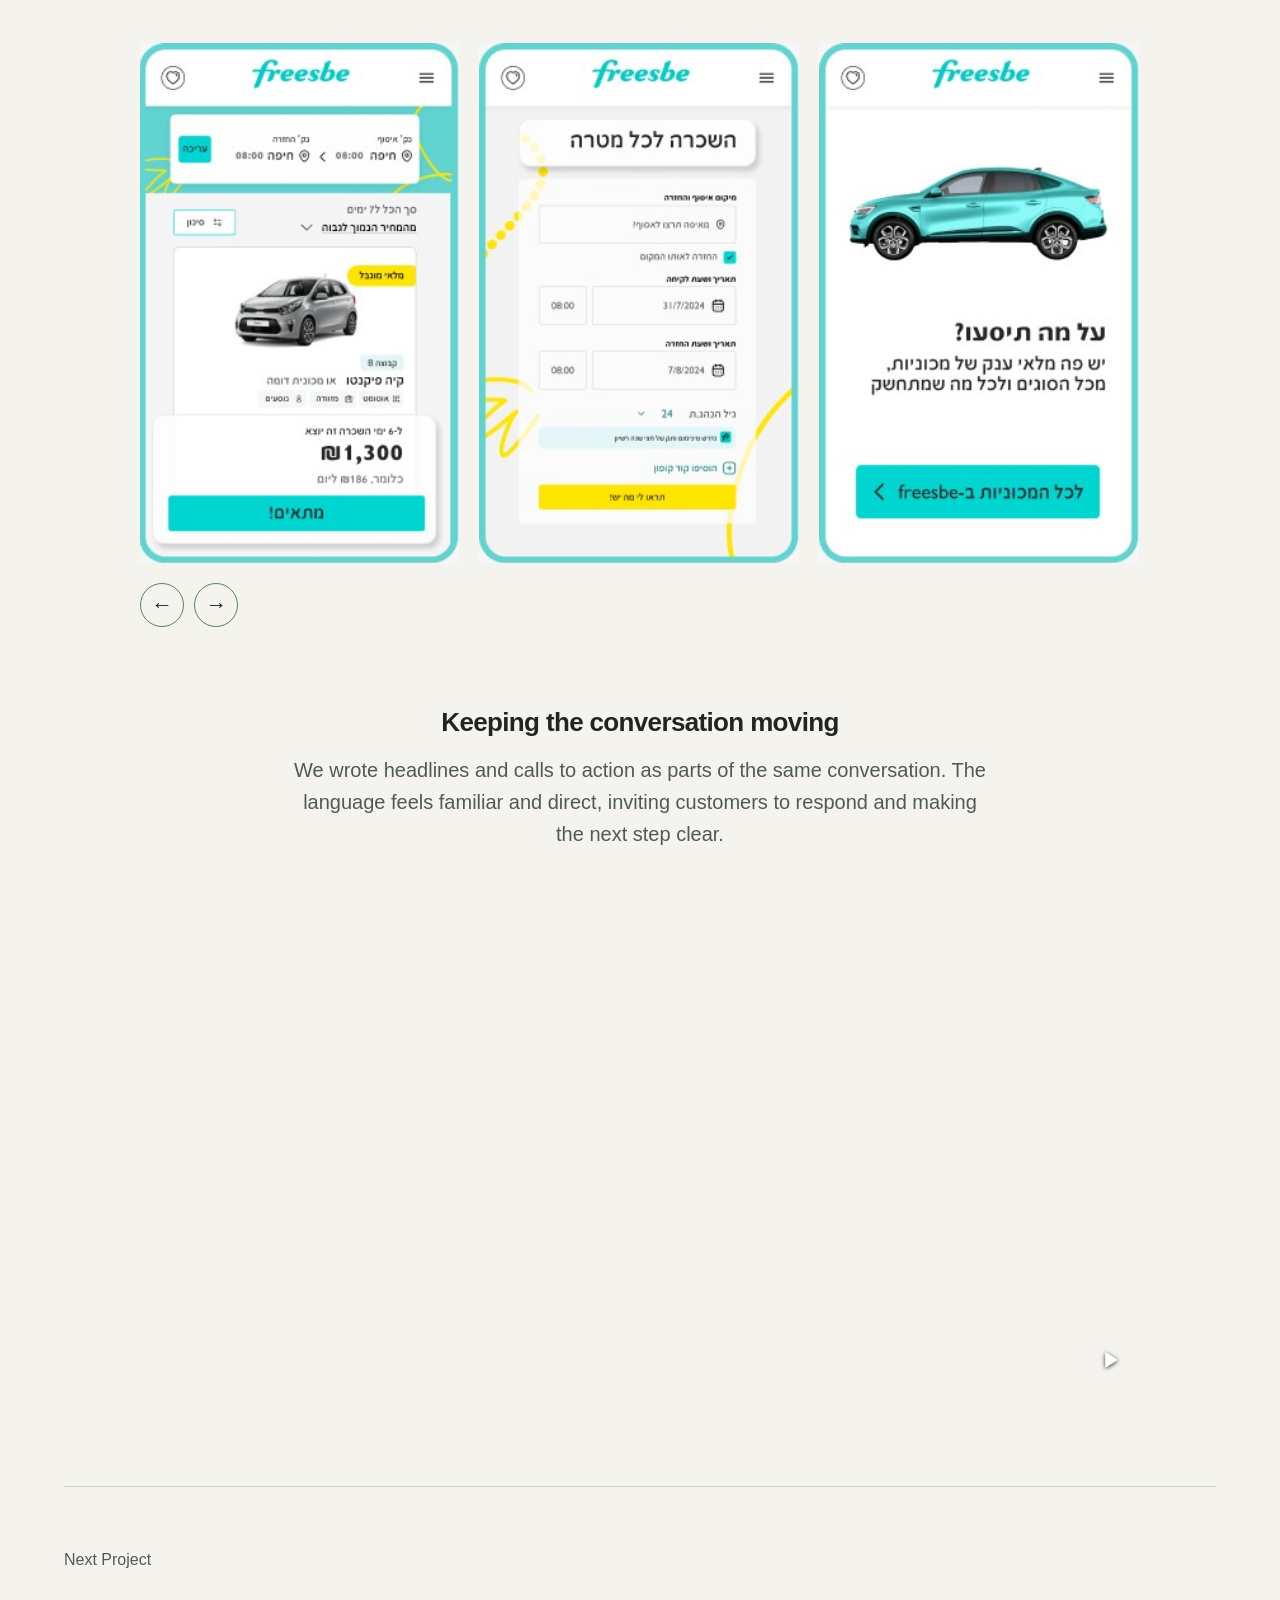
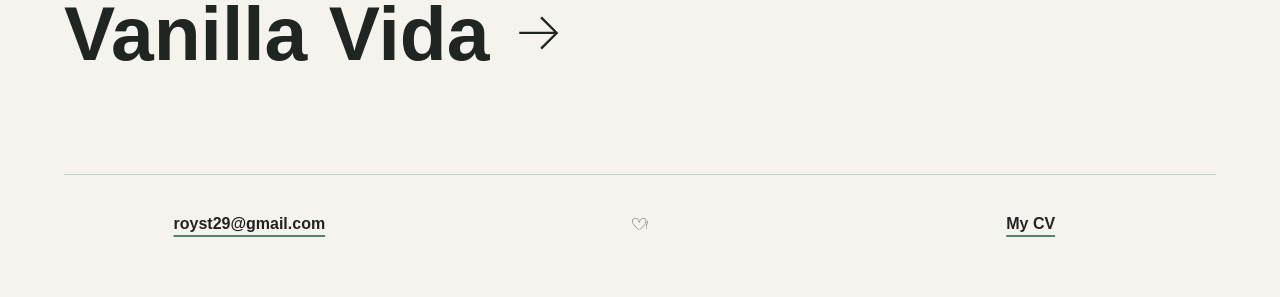
<file: project-freesbe.html>
<!doctype html>
<html lang="en">
  <head>
    <meta charset="UTF-8" />
    <meta name="viewport" content="width=device-width, initial-scale=1.0" />
    <meta
      name="description"
      content="freesbe - a project by Roy Stelman."
    />
    <title>freesbe - Roy Stelman</title>
    <link rel="stylesheet" href="styles.css" />
    <link rel="icon" type="image/png" sizes="32x32" href="./favicon-32x32.png" />
    <link rel="icon" type="image/png" sizes="48x48" href="./favicon-48x48.png" />
  </head>
  <body>
    <a class="email-contact-button" href="mailto:royst29@gmail.com">Let’s talk</a>
    <main class="project-page portfolio-project-page">
      <div class="project-top-navigation">
        <a class="back-link" href="index.html#projects">Back to projects</a>
        <nav
          class="language-switcher project-language-switcher"
          aria-label="Language selection"
        >
          <a href="project-freesbe-he.html" lang="he" hreflang="he">עברית</a>
          <span aria-hidden="true">/</span>
          <a
            href="project-freesbe.html"
            lang="en"
            hreflang="en"
            aria-current="page"
            >English</a
          >
        </nav>
      </div>

      <header class="project-header">
        <h1>freesbe</h1>
        <p class="project-summary">
          freesbe brought together Carasso Group’s vehicle sales and leasing
          operations under a brand offering a fresh approach to mobility: more
          freedom, flexibility and choice. We supported the launch with copy and
          microcopy across the group’s websites and customer journeys, turning
          that promise into a clear, human and straightforward experience.
        </p>
      </header>

      <figure class="project-hero-image">
        <img
          src="./freesbe_header.png"
          width="1146"
          height="583"
          alt="freesbe website displayed on desktop and mobile screens"
        />
      </figure>

      <div class="project-details">
        <section aria-labelledby="task-title">
          <h2 id="task-title">The task</h2>
          <p>For freesbe, freedom means being able to choose how you get around, on your own terms. Our task was to bring that idea into the online experience: write customer journeys that speak to how people explore, compare and buy today, with a conversational voice that makes the options easy to understand and puts customers in control of their next move.</p>
        </section>

        <section aria-labelledby="role-title">
          <h2 id="role-title">My role</h2>
          <p>I wrote copy and microcopy across freesbe’s websites and customer journeys, including the car rental flow. Working from mapped customer touchpoints, we approached each interaction as a conversation between friends: how would you explain this out loud? That question guided the writing, helping us keep the experience natural, energetic and consistent from one step to the next.</p>
          <figure class="project-image project-freesbe-journey-image">
            <button
              class="project-image-toggle"
              type="button"
              aria-label="Enlarge image"
              data-enlarge-label="Enlarge image"
              data-reduce-label="Reduce image"
            >
              <img
                src="./freesbe_new_car_journey.jpeg"
                alt="The freesbe new-car customer journey"
              />
              <span class="project-image-icon" aria-hidden="true">
                <svg class="expand-icon" viewBox="0 0 24 24">
                  <path d="M9 4H4v5M15 4h5v5M9 20H4v-5M15 20h5v-5" />
                </svg>
                <svg class="reduce-icon" viewBox="0 0 24 24">
                  <path d="M4 9h5V4M20 9h-5V4M4 15h5v5M20 15h-5v5" />
                </svg>
              </span>
            </button>
          </figure>
          <figure class="project-image project-freesbe-journey-image">
            <button
              class="project-image-toggle"
              type="button"
              aria-label="Enlarge image"
              data-enlarge-label="Enlarge image"
              data-reduce-label="Reduce image"
            >
              <img
                src="./freesbe_rent.png"
                width="1600"
                height="781"
                alt="The freesbe car-rental customer journey"
              />
              <span class="project-image-icon" aria-hidden="true">
                <svg class="expand-icon" viewBox="0 0 24 24">
                  <path d="M9 4H4v5M15 4h5v5M9 20H4v-5M15 20h5v-5" />
                </svg>
                <svg class="reduce-icon" viewBox="0 0 24 24">
                  <path d="M4 9h5V4M20 9h-5V4M4 15h5v5M20 15h-5v5" />
                </svg>
              </span>
            </button>
          </figure>
          <div
            class="onboarding-carousel freesbe-rent-carousel"
            data-carousel
            role="region"
            aria-label="freesbe car-rental screens"
          >
            <div
              class="onboarding-carousel-viewport"
              data-carousel-viewport
              tabindex="0"
            >
              <div class="onboarding-carousel-track">
                <figure class="onboarding-carousel-slide">
                  <img src="./freesbe_rent_1.png" width="252" height="410" alt="freesbe car-rental screen 1" />
                </figure>
                <figure class="onboarding-carousel-slide">
                  <img src="./freesbe_rent_2.png" width="252" height="410" alt="freesbe car-rental screen 2" />
                </figure>
                <figure class="onboarding-carousel-slide">
                  <img src="./freesbe_rent_3.png" width="252" height="410" alt="freesbe car-rental screen 3" />
                </figure>
                <figure class="onboarding-carousel-slide">
                  <img src="./freesbe_rent_4.png" width="252" height="410" alt="freesbe car-rental screen 4" />
                </figure>
                <figure class="onboarding-carousel-slide">
                  <img src="./freesbe_rent_5.png" width="252" height="410" alt="freesbe car-rental screen 5" />
                </figure>
              </div>
            </div>
            <div class="onboarding-carousel-controls">
              <div class="onboarding-carousel-buttons">
                <button type="button" data-carousel-previous aria-label="Previous screen"><span aria-hidden="true">&#8594;</span></button>
                <button type="button" data-carousel-next aria-label="Next screen"><span aria-hidden="true">&#8592;</span></button>
              </div>
            </div>
          </div>
          <div class="freesbe-conversation-copy">
            <h2>Keeping the conversation moving</h2>
            <p>We wrote headlines and calls to action as parts of the same conversation. The language feels familiar and direct, inviting customers to respond and making the next step clear.</p>
          </div>
          <div class="freesbe-rent-video-wrapper">
            <video
              class="freesbe-rent-video"
              src="./Comp-3_1-freesbe.mp4"
              autoplay
              loop
              muted
              playsinline
              preload="metadata"
            >
              Your browser does not support embedded videos.
            </video>
            <button
              class="freesbe-video-toggle"
              type="button"
              aria-label="Pause video"
              data-video-toggle
            >
              <svg class="freesbe-video-pause-icon" viewBox="0 0 24 24" aria-hidden="true">
                <path d="M7 5v14M17 5v14" />
              </svg>
              <svg class="freesbe-video-play-icon" viewBox="0 0 24 24" aria-hidden="true">
                <path d="m8 5 11 7-11 7Z" />
              </svg>
            </button>
          </div>
        </section>
      </div>
    </main>

      <section class="contact-links" aria-label="Contact and résumé">
        <a class="contact-link email-link" href="mailto:royst29@gmail.com"
          >royst29@gmail.com</a
        >
        <img class="footer-heart" src="./assets/footer-heart.png" width="264" height="192" alt="" aria-hidden="true" />
        <a class="contact-link" href="Roy_Stelman_CV.pdf" target="_blank" rel="noopener"
          >My CV</a
        >
      </section>
    <script src="project-image.js"></script>
    <script src="static-image-viewer.js"></script>
    <script src="project-recommendations.js"></script>
  </body>
</html>
</file>
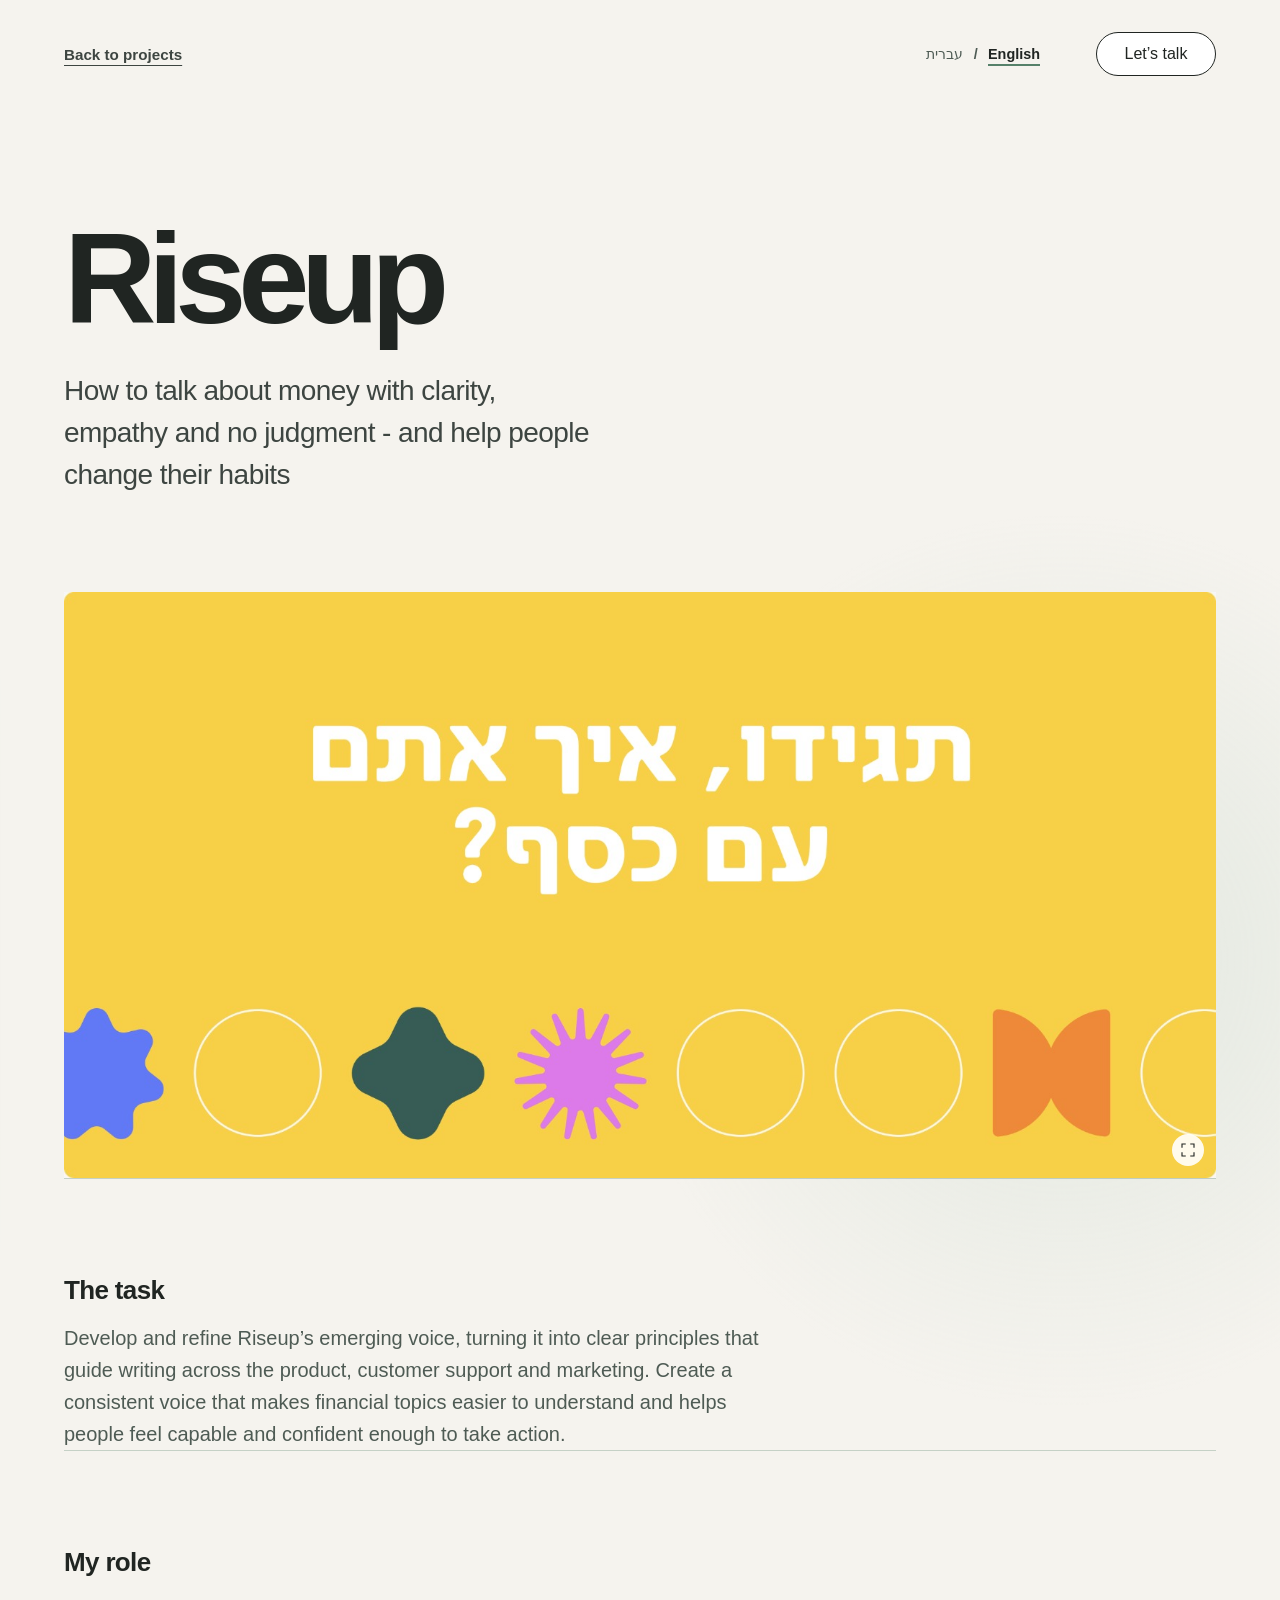
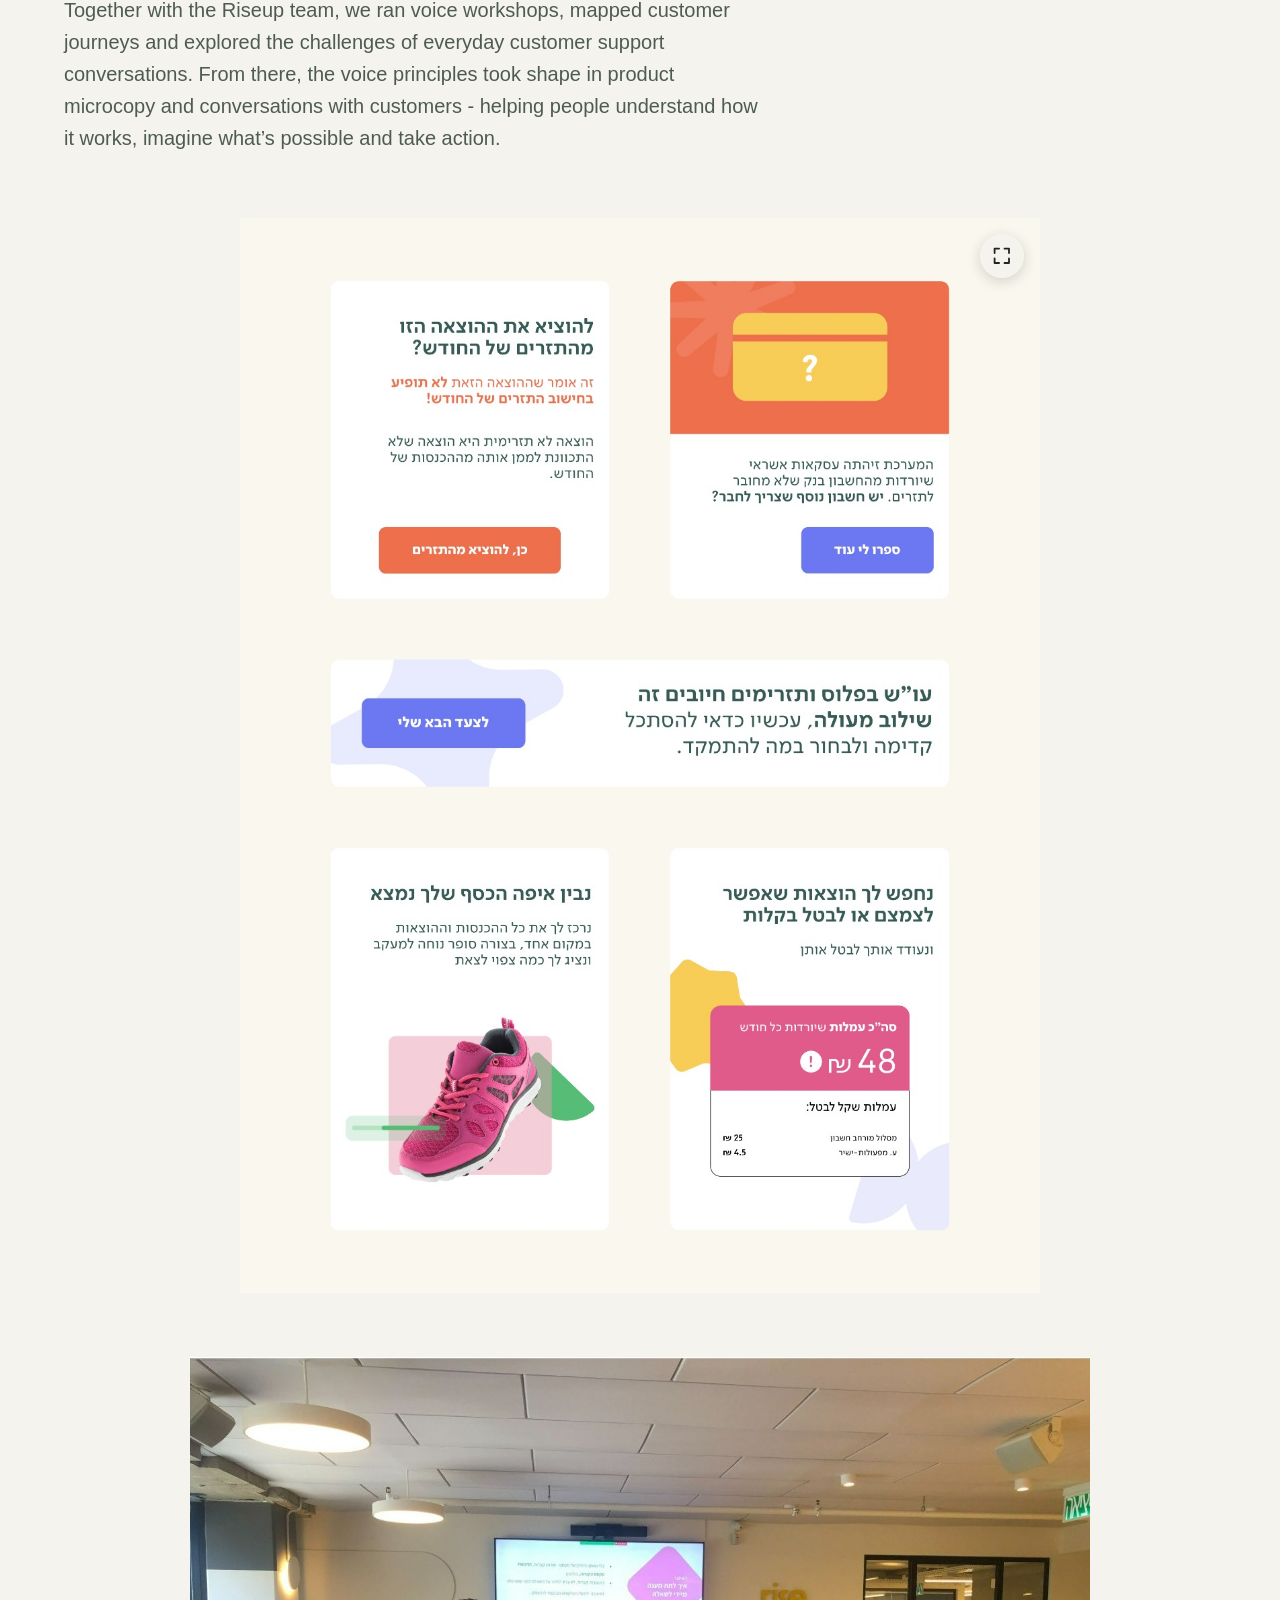
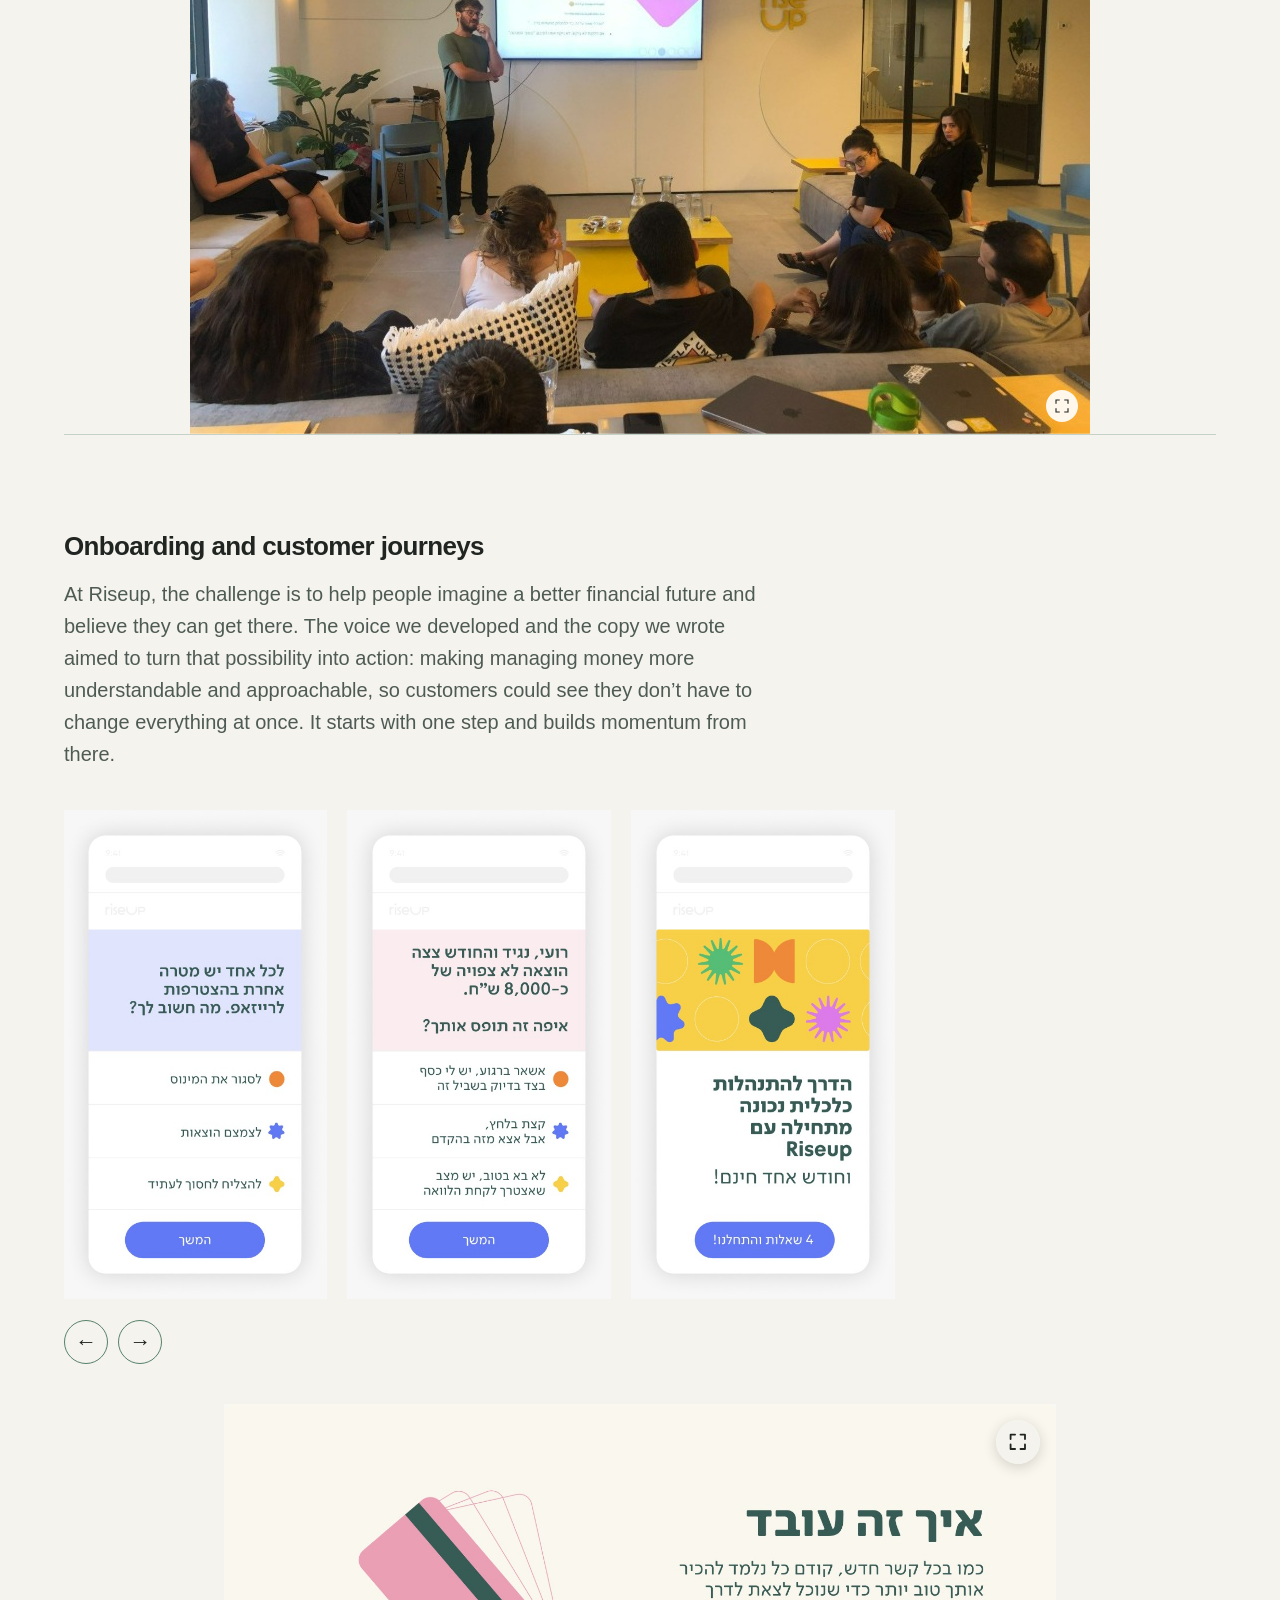
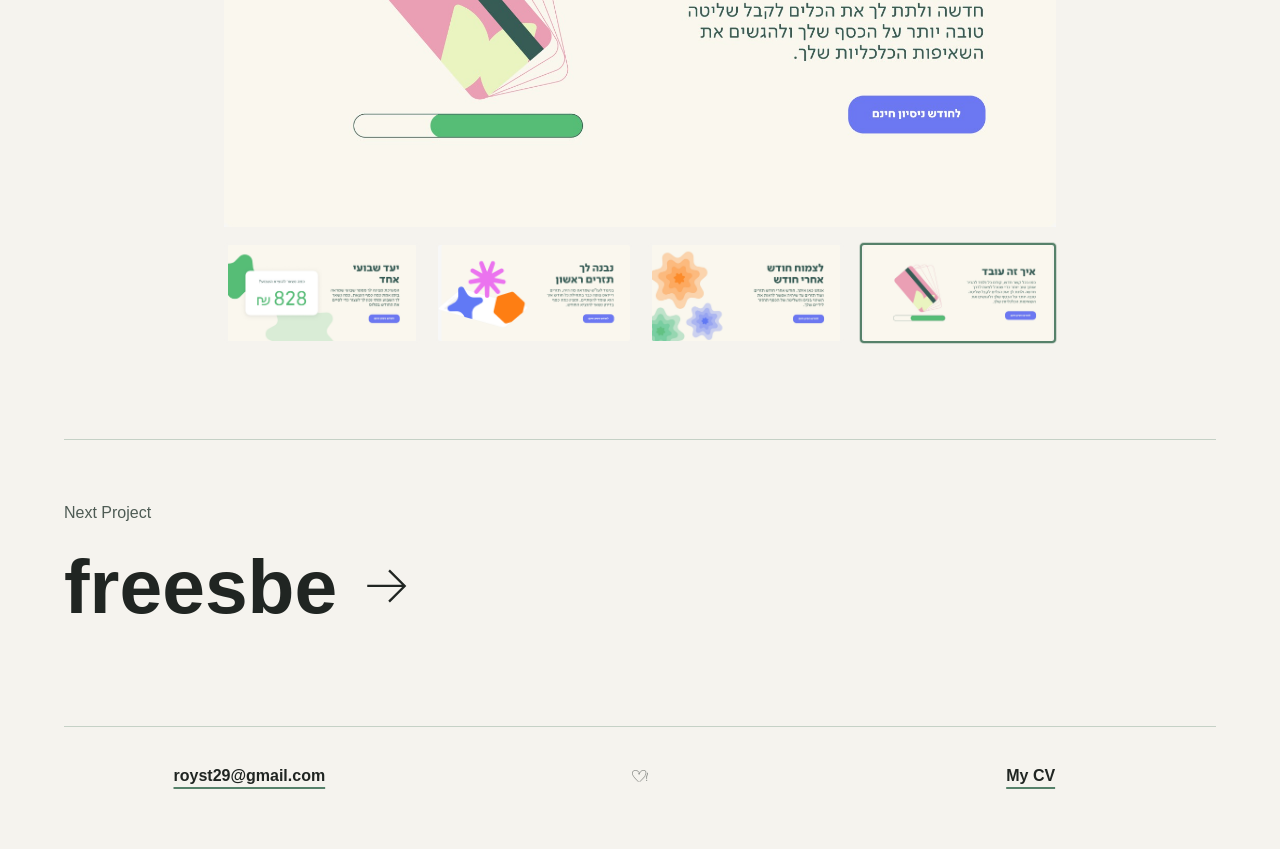
<file: project-one.html>
<!doctype html>
<html lang="en">
  <head>
    <meta charset="UTF-8" />
    <meta name="viewport" content="width=device-width, initial-scale=1.0" />
    <meta
      name="description"
      content="Riseup - a project by Roy Stelman."
    />
    <title>Riseup - Roy Stelman</title>
    <link rel="stylesheet" href="styles.css" />
    <link rel="icon" type="image/png" sizes="32x32" href="./favicon-32x32.png" />
    <link rel="icon" type="image/png" sizes="48x48" href="./favicon-48x48.png" />
  </head>
  <body>
    <a class="email-contact-button" href="mailto:royst29@gmail.com">Let’s talk</a>
    <main class="project-page portfolio-project-page">
      <div class="project-top-navigation">
        <a class="back-link" href="index.html#projects">Back to projects</a>
        <nav class="language-switcher project-language-switcher" aria-label="Language selection">
          <a href="project-one-he.html" lang="he" hreflang="he">עברית</a>
          <span aria-hidden="true">/</span>
          <a href="project-one.html" lang="en" hreflang="en" aria-current="page">English</a>
        </nav>
      </div>

      <header class="project-header">
        <h1>Riseup</h1>
        <p class="project-summary">How to talk about money with clarity, empathy and no judgment - and help people change their habits</p>
      </header>

      <figure class="project-hero-image">
        <img
          src="./riseup_header.jpeg"
          width="1600"
          height="814"
          alt="Riseup banner with the Hebrew headline: Let’s talk - how are you with money?"
        />
      </figure>

      <div class="project-details">
        <section aria-labelledby="task-title">
          <h2 id="task-title">The task</h2>
          <p>Develop and refine Riseup’s emerging voice, turning it into clear principles that guide writing across the product, customer support and marketing. Create a consistent voice that makes financial topics easier to understand and helps people feel capable and confident enough to take action.</p>
        </section>

        <section aria-labelledby="role-title">
          <h2 id="role-title">My role</h2>
          <p>Together with the Riseup team, we ran voice workshops, mapped customer journeys and explored the challenges of everyday customer support conversations. From there, the voice principles took shape in product microcopy and conversations with customers - helping people understand how it works, imagine what’s possible and take action.</p>
          <figure class="project-image project-insights-image">
            <button
              class="project-image-toggle"
              type="button"
              aria-label="Enlarge image"
              data-enlarge-label="Enlarge image"
              data-reduce-label="Reduce image"
            >
              <img
                src="./riseup_insights_v2.jpeg"
                width="1190"
                height="1600"
                alt="Examples of Riseup microcopy: cash flow explanations, insights and calls to action."
              />
              <span class="project-image-icon" aria-hidden="true">
                <svg class="expand-icon" viewBox="0 0 24 24">
                  <path d="M9 4H4v5M15 4h5v5M9 20H4v-5M15 20h5v-5" />
                </svg>
                <svg class="reduce-icon" viewBox="0 0 24 24">
                  <path d="M4 9h5V4M20 9h-5V4M4 15h5v5M20 15h-5v5" />
                </svg>
              </span>
            </button>
          </figure>
          <figure class="project-image project-workshop-image">
            <img
              src="./Riseup_workshop.jpeg"
              width="900"
              height="677"
              alt="A voice workshop with the Riseup team"
            />
          </figure>
        </section>

        <section aria-labelledby="onboarding-title">
          <h2 id="onboarding-title">Onboarding and customer journeys</h2>
          <p>At Riseup, the challenge is to help people imagine a better financial future and believe they can get there. The voice we developed and the copy we wrote aimed to turn that possibility into action: making managing money more understandable and approachable, so customers could see they don’t have to change everything at once. It starts with one step and builds momentum from there.</p>
          <div class="onboarding-carousel" data-carousel role="region" aria-label="Riseup onboarding screens">
            <div class="onboarding-carousel-viewport" data-carousel-viewport tabindex="0">
              <div class="onboarding-carousel-track">
                <figure class="onboarding-carousel-slide"><img src="./Onboarding_v3_1.jpeg" alt="Welcome screen introducing Riseup’s guide to better financial habits" /></figure>
                <figure class="onboarding-carousel-slide"><img src="./Onboarding_v3_2.jpeg" alt="Question about how an unexpected monthly expense feels" /></figure>
                <figure class="onboarding-carousel-slide"><img src="./Onboarding_v3_3.jpeg" alt="Question about the user’s main goal for joining Riseup" /></figure>
                <figure class="onboarding-carousel-slide"><img src="./Onboarding_v3_4.jpeg" alt="Question about the amount of regular monthly expenses" /></figure>
                <figure class="onboarding-carousel-slide"><img src="./Onboarding_v3_5.jpeg" alt="Explanation of how Riseup helps prevent overdraft growth" /></figure>
              </div>
            </div>
            <div class="onboarding-carousel-controls">
              <div class="onboarding-carousel-buttons">
                <button type="button" data-carousel-previous aria-label="Previous screen"><span aria-hidden="true">&#8594;</span></button>
                <button type="button" data-carousel-next aria-label="Next screen"><span aria-hidden="true">&#8592;</span></button>
              </div>
            </div>
          </div>
          <div class="riseup-how-to-gallery" data-how-to-gallery role="region" aria-label="Riseup how-to gallery">
            <figure class="project-image riseup-how-to-image" data-how-to-main>
              <button
                class="project-image-toggle"
                type="button"
                aria-label="Enlarge image"
                data-enlarge-label="Enlarge image"
                data-reduce-label="Reduce image"
              >
                <img
                  src="./riseup_how_to_1.png"
                  width="1600"
                  height="814"
                  alt="Riseup how-to screen 1 in Hebrew"
                />
                <span class="project-image-icon" aria-hidden="true">
                  <svg class="expand-icon" viewBox="0 0 24 24">
                    <path d="M9 4H4v5M15 4h5v5M9 20H4v-5M15 20h5v-5" />
                  </svg>
                  <svg class="reduce-icon" viewBox="0 0 24 24">
                    <path d="M4 9h5V4M20 9h-5V4M4 15h5v5M20 15h-5v5" />
                  </svg>
                </span>
              </button>
            </figure>
            <div class="riseup-how-to-thumbnails" aria-label="Choose a how-to screen">
              <button type="button" data-how-to-thumbnail data-src="./riseup_how_to_1.png" data-width="1600" data-height="814" data-alt="Riseup how-to screen 1 in Hebrew" aria-label="Show how-to screen 1" aria-pressed="true"><img src="./riseup_how_to_1.png" alt="" /></button>
              <button type="button" data-how-to-thumbnail data-src="./riseup_how_to_2.png" data-width="1600" data-height="814" data-alt="Riseup how-to screen 2 in Hebrew" aria-label="Show how-to screen 2" aria-pressed="false"><img src="./riseup_how_to_2.png" alt="" /></button>
              <button type="button" data-how-to-thumbnail data-src="./riseup_how_to_3.png" data-width="1600" data-height="800" data-alt="Riseup how-to screen 3 in Hebrew" aria-label="Show how-to screen 3" aria-pressed="false"><img src="./riseup_how_to_3.png" alt="" /></button>
              <button type="button" data-how-to-thumbnail data-src="./riseup_how_to_4.png" data-width="1600" data-height="814" data-alt="Riseup how-to screen 4 in Hebrew" aria-label="Show how-to screen 4" aria-pressed="false"><img src="./riseup_how_to_4.png" alt="" /></button>
            </div>
          </div>
        </section>
      </div>
    </main>

      <section class="contact-links" aria-label="Contact and résumé">
        <a class="contact-link email-link" href="mailto:royst29@gmail.com"
          >royst29@gmail.com</a
        >
        <img class="footer-heart" src="./assets/footer-heart.png" width="264" height="192" alt="" aria-hidden="true" />
        <a class="contact-link" href="Roy_Stelman_CV.pdf" target="_blank" rel="noopener"
          >My CV</a
        >
      </section>
    <script src="project-image.js"></script>
    <script src="static-image-viewer.js"></script>
    <script src="project-recommendations.js"></script>
  </body>
</html>
</file>
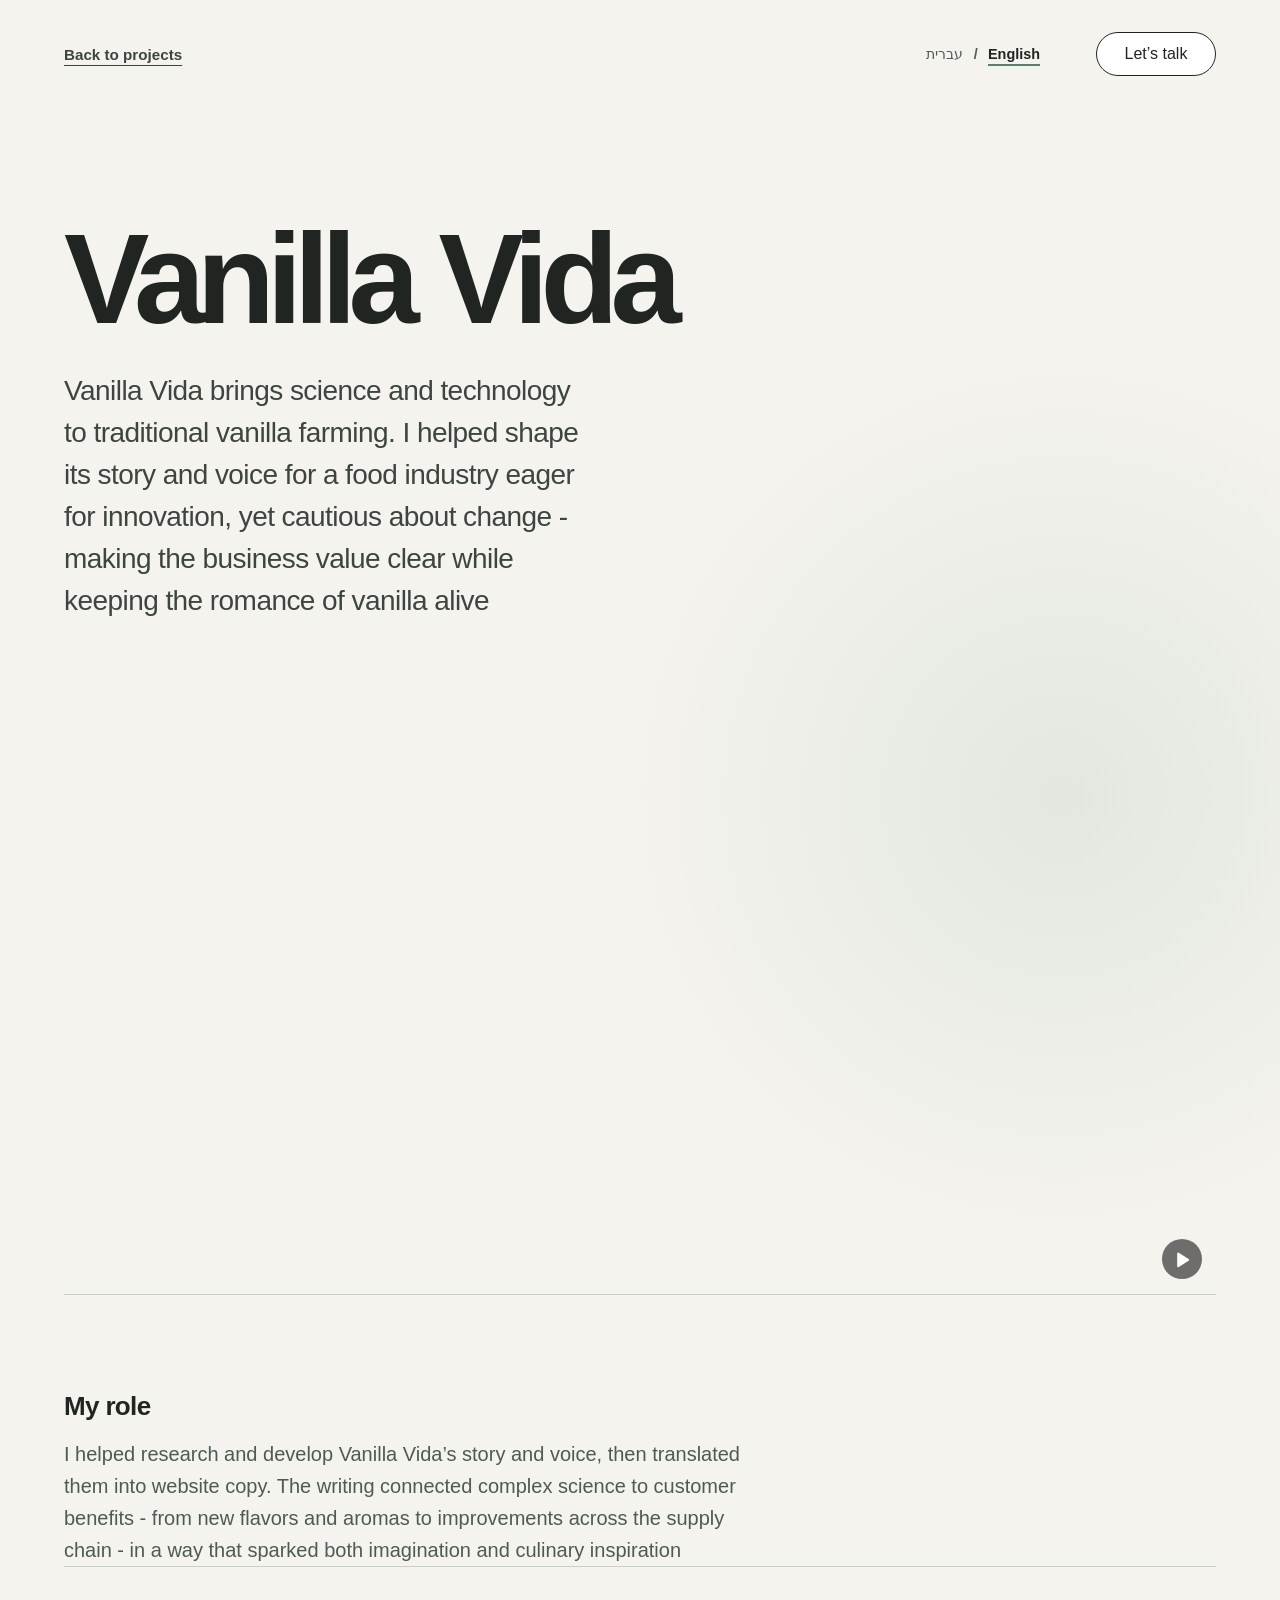
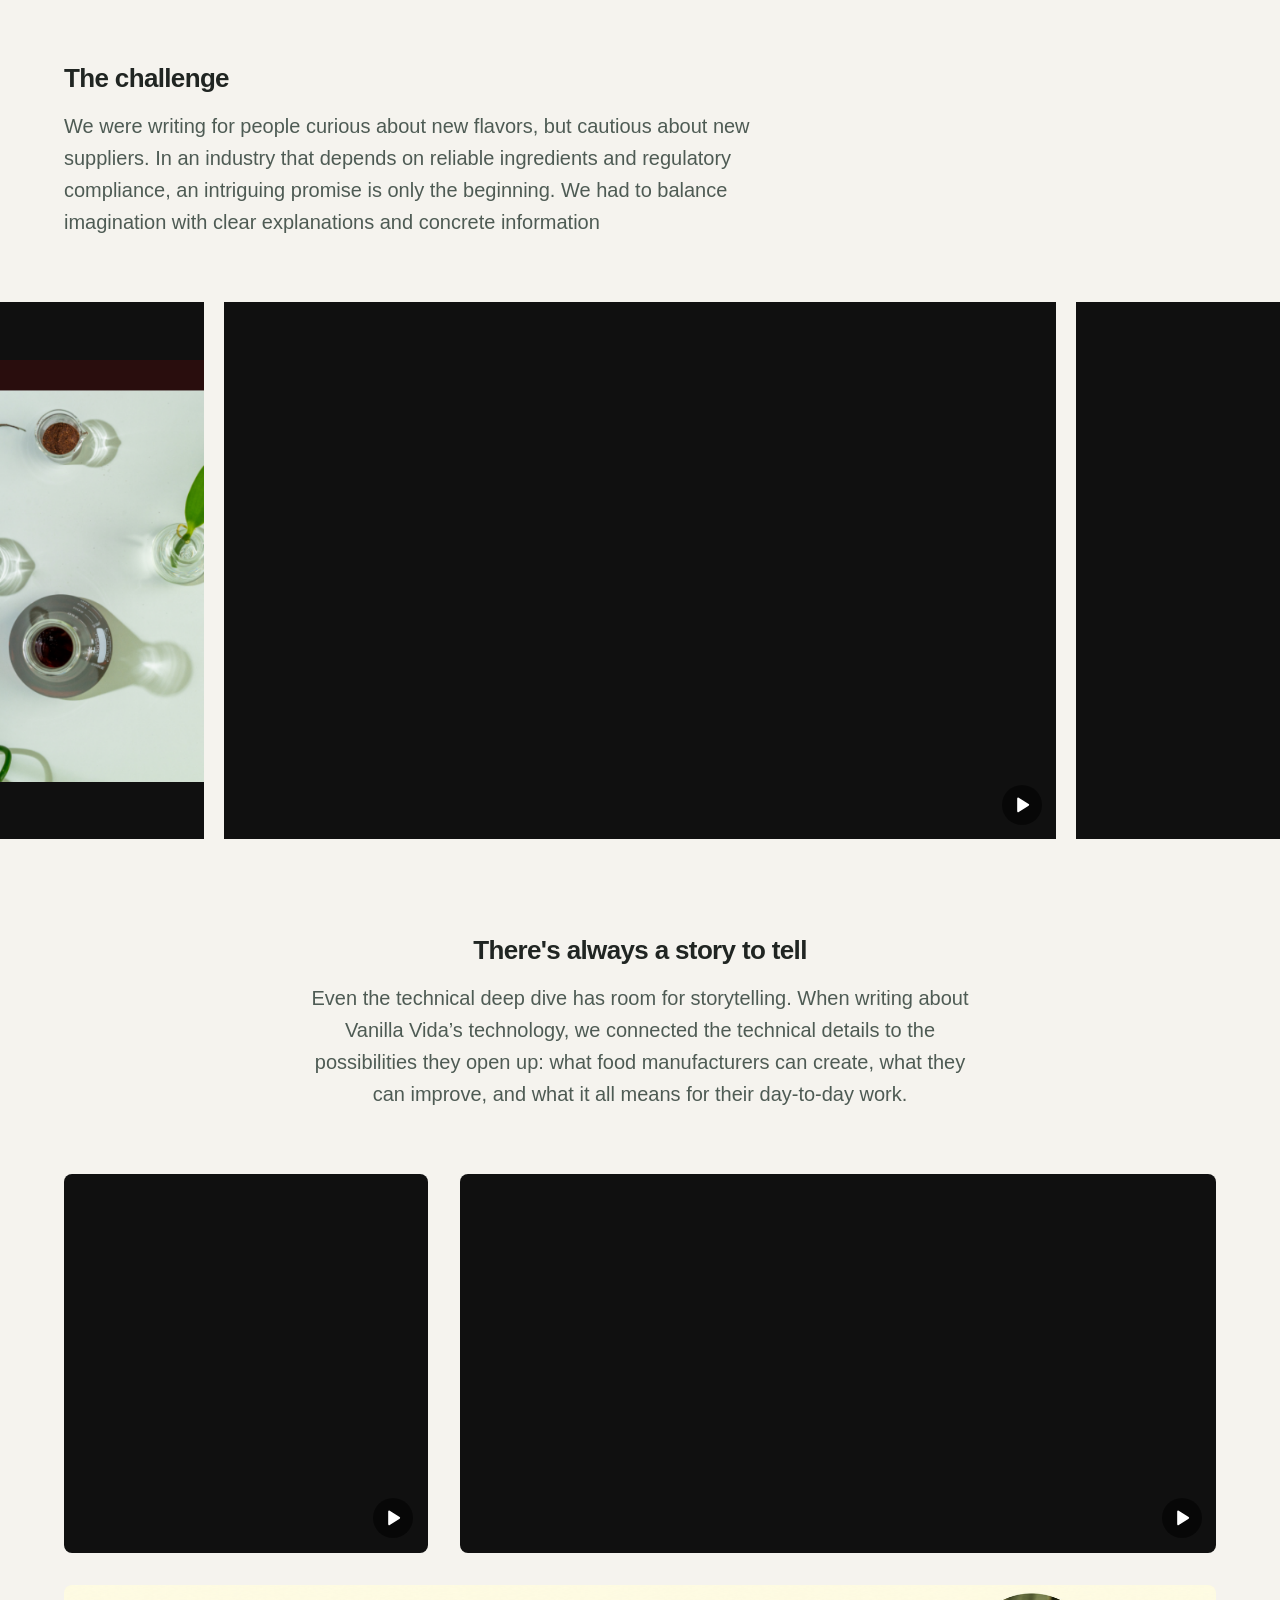
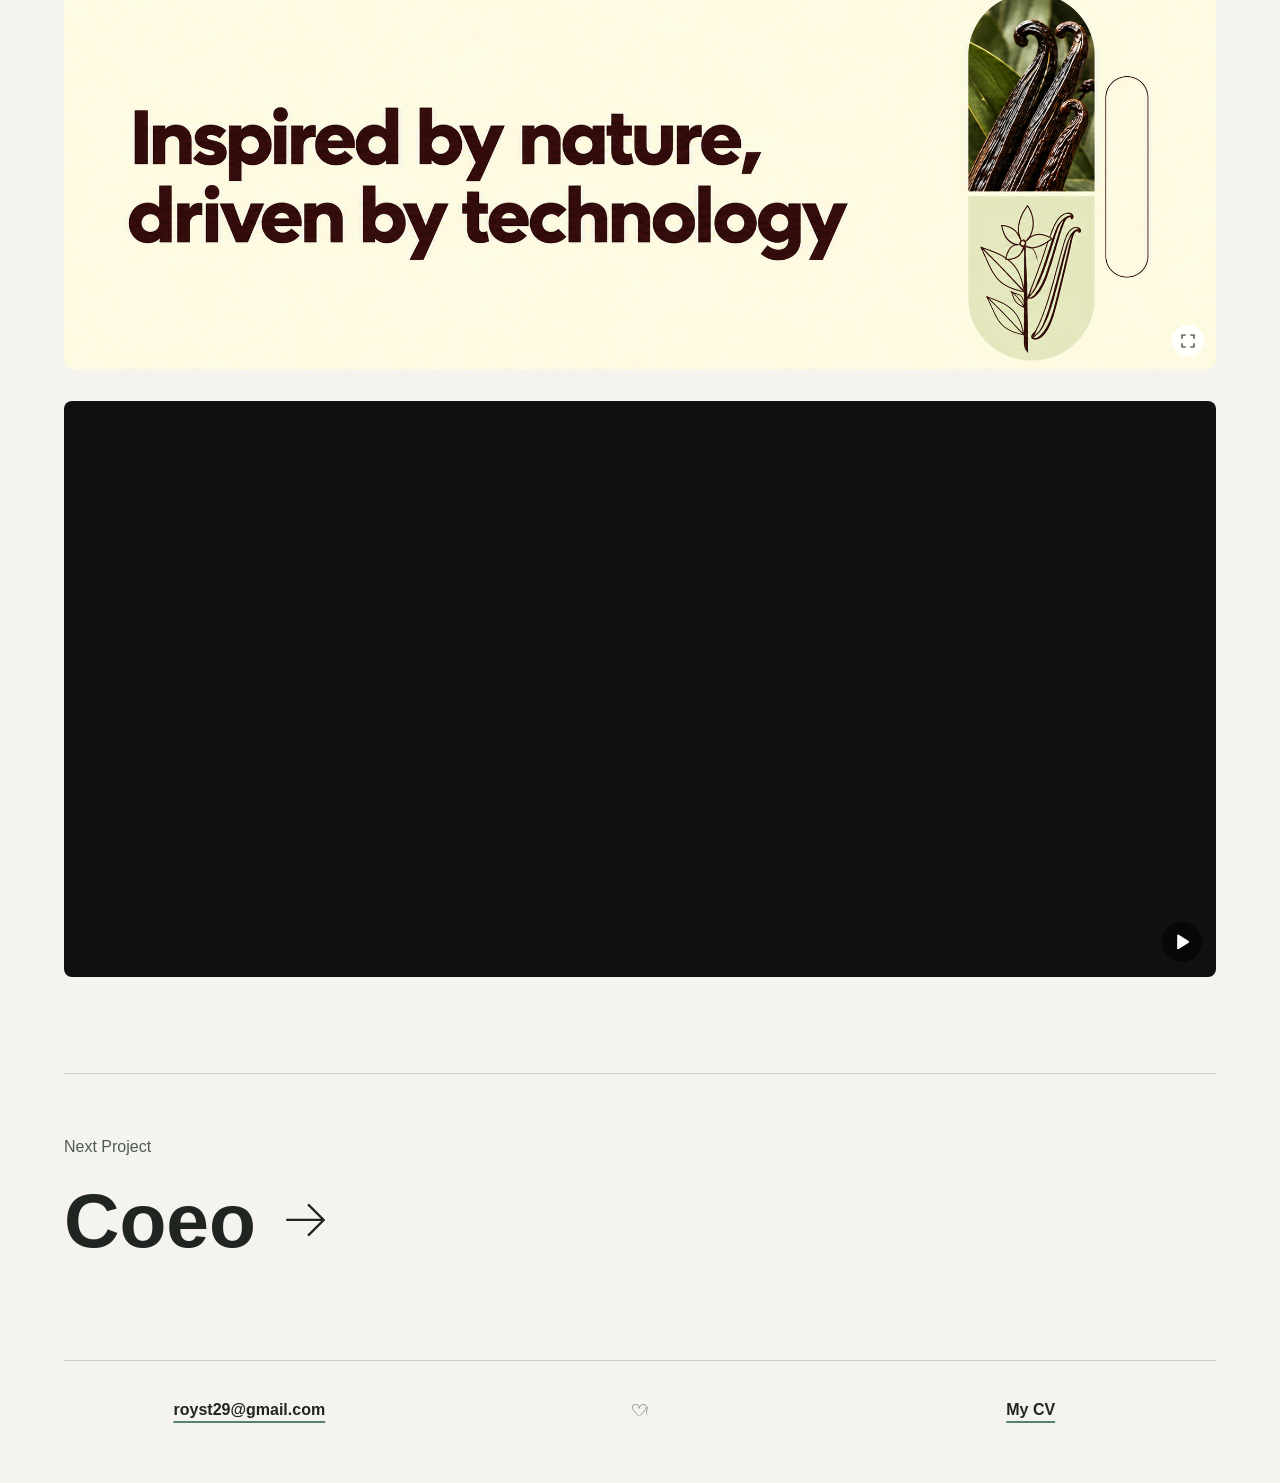
<file: project-vanilla-vida.html>
<!doctype html>
<html lang="en">
  <head>
    <meta charset="UTF-8" />
    <meta name="viewport" content="width=device-width, initial-scale=1.0" />
    <meta name="description" content="Vanilla Vida - a project by Roy Stelman." />
    <title>Vanilla Vida - Roy Stelman</title>
    <link rel="stylesheet" href="styles.css" />
    <link rel="icon" type="image/png" sizes="32x32" href="./favicon-32x32.png" />
    <link rel="icon" type="image/png" sizes="48x48" href="./favicon-48x48.png" />
  </head>
  <body>
    <a class="email-contact-button" href="mailto:royst29@gmail.com">Let’s talk</a>
    <main class="project-page portfolio-project-page vanilla-vida-page">
      <div class="project-top-navigation">
        <a class="back-link" href="index.html#projects">Back to projects</a>
        <nav class="language-switcher project-language-switcher" aria-label="Language selection">
          <a href="project-vanilla-vida-he.html" lang="he" hreflang="he">עברית</a>
          <span aria-hidden="true">/</span>
          <a href="project-vanilla-vida.html" lang="en" hreflang="en" aria-current="page">English</a>
        </nav>
      </div>
      <header class="project-header">
        <h1>Vanilla Vida</h1>
        <p class="project-summary">Vanilla Vida brings science and technology to traditional vanilla farming. I helped shape its story and voice for a food industry eager for innovation, yet cautious about change - making the business value clear while keeping the romance of vanilla alive</p>
      </header>
      <div class="vanilla-header-media">
        <video src="growing-possibilities-1.mp4" autoplay loop muted playsinline preload="metadata"></video>
        <button class="media-video-toggle" type="button" aria-label="Pause video" data-video-toggle>
          <svg class="video-pause-icon" viewBox="0 0 24 24" aria-hidden="true"><path d="M7 5v14M17 5v14" /></svg>
          <svg class="video-play-icon" viewBox="0 0 24 24" aria-hidden="true"><path d="m8 5 11 7-11 7Z" /></svg>
        </button>
      </div>
      <div class="project-details vanilla-project-details">
        <section aria-labelledby="role-title">
          <h2 id="role-title">My role</h2>
          <p>I helped research and develop Vanilla Vida’s story and voice, then translated them into website copy. The writing connected complex science to customer benefits - from new flavors and aromas to improvements across the supply chain - in a way that sparked both imagination and culinary inspiration</p>
        </section>
        <section aria-labelledby="challenge-title">
          <h2 id="challenge-title">The challenge</h2>
          <p>We were writing for people curious about new flavors, but cautious about new suppliers. In an industry that depends on reliable ingredients and regulatory compliance, an intriguing promise is only the beginning. We had to balance imagination with clear explanations and concrete information</p>
        </section>
      </div>
      <section class="vanilla-carousel tambour-carousel" data-project-carousel role="region" aria-label="Vanilla Vida media gallery">
        <div class="tambour-carousel-viewport" data-carousel-viewport tabindex="0">
          <div class="tambour-carousel-track" data-carousel-track>
            <figure class="tambour-carousel-slide"><video src="your-vanilla-of-choice.mp4" loop muted playsinline preload="metadata" draggable="false"></video><button class="media-video-toggle" type="button" data-video-toggle aria-label="Play video"><svg class="video-pause-icon" viewBox="0 0 24 24" aria-hidden="true"><path d="M7 5v14M17 5v14" /></svg><svg class="video-play-icon" viewBox="0 0 24 24" aria-hidden="true"><path d="m8 5 11 7-11 7Z" /></svg></button></figure>
            <figure class="tambour-carousel-slide"><video src="efficient-beyond-market-standards.mp4" loop muted playsinline preload="metadata" draggable="false"></video><button class="media-video-toggle" type="button" data-video-toggle aria-label="Play video"><svg class="video-pause-icon" viewBox="0 0 24 24" aria-hidden="true"><path d="M7 5v14M17 5v14" /></svg><svg class="video-play-icon" viewBox="0 0 24 24" aria-hidden="true"><path d="m8 5 11 7-11 7Z" /></svg></button></figure>
            <figure class="tambour-carousel-slide"><video src="post-harvesting-technology.mp4" loop muted playsinline preload="metadata" draggable="false"></video><button class="media-video-toggle" type="button" data-video-toggle aria-label="Play video"><svg class="video-pause-icon" viewBox="0 0 24 24" aria-hidden="true"><path d="M7 5v14M17 5v14" /></svg><svg class="video-play-icon" viewBox="0 0 24 24" aria-hidden="true"><path d="m8 5 11 7-11 7Z" /></svg></button></figure>
            <figure class="tambour-carousel-slide"><img src="vanilla-meets-tech-3-e1728370895898.png" alt="Vanilla Vida" draggable="false" /></figure>
          </div>
        </div>
      </section>
      <section class="vanilla-storytelling" aria-labelledby="storytelling-title">
        <h2 id="storytelling-title">There's always a story to tell</h2>
        <p>Even the technical deep dive has room for storytelling. When writing about Vanilla Vida’s technology, we connected the technical details to the possibilities they open up: what food manufacturers can create, what they can improve, and what it all means for their day-to-day work.</p>
      </section>
      <section class="vanilla-storytelling-videos" aria-label="Vanilla Vida technology videos">
        <div class="vanilla-storytelling-video">
          <video src="data-animation.mp4" autoplay loop muted playsinline preload="metadata"></video>
          <button class="media-video-toggle" type="button" data-video-toggle aria-label="Pause video"><svg class="video-pause-icon" viewBox="0 0 24 24" aria-hidden="true"><path d="M7 5v14M17 5v14" /></svg><svg class="video-play-icon" viewBox="0 0 24 24" aria-hidden="true"><path d="m8 5 11 7-11 7Z" /></svg></button>
        </div>
        <div class="vanilla-storytelling-video">
          <video src="harnessing-the-power-of-technology.mp4" autoplay loop muted playsinline preload="metadata"></video>
          <button class="media-video-toggle" type="button" data-video-toggle aria-label="Pause video"><svg class="video-pause-icon" viewBox="0 0 24 24" aria-hidden="true"><path d="M7 5v14M17 5v14" /></svg><svg class="video-play-icon" viewBox="0 0 24 24" aria-hidden="true"><path d="m8 5 11 7-11 7Z" /></svg></button>
        </div>
      </section>
      <section class="vanilla-storytelling-media" aria-label="More Vanilla Vida media">
        <figure class="vanilla-storytelling-banner">
          <img src="Vanilla capsule, nature meets technology.png" alt="Inspired by nature, driven by technology" />
        </figure>
        <div class="vanilla-storytelling-feature-video">
          <video src="every-pod-tells-a-story.mp4" autoplay loop muted playsinline preload="metadata"></video>
          <button class="media-video-toggle" type="button" data-video-toggle aria-label="Pause video"><svg class="video-pause-icon" viewBox="0 0 24 24" aria-hidden="true"><path d="M7 5v14M17 5v14" /></svg><svg class="video-play-icon" viewBox="0 0 24 24" aria-hidden="true"><path d="m8 5 11 7-11 7Z" /></svg></button>
        </div>
      </section>
    </main>

      <section class="contact-links" aria-label="Contact and résumé">
        <a class="contact-link email-link" href="mailto:royst29@gmail.com"
          >royst29@gmail.com</a
        >
        <img class="footer-heart" src="./assets/footer-heart.png" width="264" height="192" alt="" aria-hidden="true" />
        <a class="contact-link" href="Roy_Stelman_CV.pdf" target="_blank" rel="noopener"
          >My CV</a
        >
      </section>
    <script src="vanilla-vida.js"></script>
    <script src="static-image-viewer.js"></script>
    <script src="project-recommendations.js"></script>
  </body>
</html>
</file>
<file: styles.css>
@font-face {
  font-family: "Rubik";
  font-style: normal;
  font-weight: 400 700;
  font-display: swap;
  src: url("assets/fonts/rubik/Rubik-VariableFont_wght.woff2") format("woff2");
}

:root {
  color-scheme: light;
  font-family:
    Inter,
    ui-sans-serif,
    -apple-system,
    BlinkMacSystemFont,
    "Segoe UI",
    sans-serif;
  color: #202522;
  background: #f5f3ee;
  font-synthesis: none;
}

* {
  box-sizing: border-box;
}

html {
  scroll-behavior: smooth;
}

body {
  overflow-x: hidden;
  min-height: 100vh;
  min-height: 100svh;
  margin: 0;
  background:
    radial-gradient(
      circle at 83% 17%,
      rgba(169, 199, 181, 0.26),
      transparent 28rem
    ),
    #f5f3ee;
}

.email-contact-button {
  position: fixed;
  z-index: 10;
  top: 2rem;
  right: max(1.5rem, calc((100vw - 72rem) / 2));
  display: inline-flex;
  min-width: 7.5rem;
  min-height: 2.75rem;
  align-items: center;
  justify-content: center;
  padding: 0.65rem 1.5rem;
  border: 1px solid #202522;
  border-radius: 999px;
  color: #202522;
  background: #fff;
  font-size: 1rem;
  font-weight: 400;
  line-height: 1;
  text-decoration: none;
  transition: background-color 160ms ease;
}

.email-contact-button:hover {
  background: #eeece7;
}

.email-contact-button:focus-visible {
  outline: 3px solid #56816a;
  outline-offset: 3px;
}

.language-switcher {
  position: absolute;
  inset-block-start: 2.925rem;
  right: max(12.5rem, calc((100% - 72rem) / 2 + 11rem));
  z-index: 1;
  display: flex;
  gap: 0.65rem;
  align-items: center;
  color: #4e5b54;
  font-size: 0.9rem;
  font-weight: 650;
  line-height: 1;
}

.language-switcher a {
  color: inherit;
  text-decoration: none;
}

.language-switcher a:hover {
  color: #56816a;
}

.language-switcher a[aria-current="page"] {
  color: #202522;
  text-decoration: underline;
  text-decoration-color: #56816a;
  text-decoration-thickness: 2px;
  text-underline-offset: 0.35em;
}

.language-switcher a:focus-visible {
  outline: 3px solid rgba(86, 129, 106, 0.35);
  outline-offset: 4px;
}

html[dir="rtl"] body {
  text-align: right;
}

.intro {
  display: flex;
  min-height: 100vh;
  min-height: 100svh;
  width: min(100% - 3rem, 72rem);
  margin-inline: auto;
  padding-block: 4rem;
  flex-direction: column;
  justify-content: center;
}

.eyebrow {
  margin: 0 0 1.5rem;
  color: #4e5b54;
  font-size: 0.875rem;
  font-weight: 650;
  letter-spacing: 0.12em;
  line-height: 1.6;
  text-transform: uppercase;
}

.eyebrow span {
  margin-inline: 0.45em;
  color: #56816a;
}

h1 {
  max-width: 12ch;
  margin: 0;
  font-size: clamp(4rem, 11vw, 8.5rem);
  font-weight: 700;
  letter-spacing: -0.065em;
  line-height: 0.92;
}

.accent {
  color: #56816a;
}

.statement {
  max-width: 25ch;
  margin: 2.25rem 0 0;
  color: #3d4541;
  font-size: clamp(1.35rem, 3vw, 2rem);
  font-weight: 400;
  letter-spacing: -0.02em;
  line-height: 1.45;
}

.work-link {
  align-self: flex-start;
  margin-top: 2.25rem;
  padding: 0.9rem 1.35rem;
  border: 1px solid #56816a;
  border-radius: 999px;
  color: #202522;
  font-size: 0.95rem;
  font-weight: 650;
  text-decoration: none;
  transition:
    background-color 180ms ease,
    color 180ms ease,
    transform 180ms ease;
}

.work-link:hover {
  color: #f5f3ee;
  background: #56816a;
  transform: translateY(-2px);
}

.work-link:focus-visible {
  outline: 3px solid rgba(86, 129, 106, 0.35);
  outline-offset: 4px;
}

.selected-work {
  width: min(100% - 3rem, 72rem);
  margin-inline: auto;
  padding-block: 7rem 9rem;
  scroll-margin-top: 2rem;
}

.selected-work h2 {
  margin: 0;
  font-size: clamp(2.75rem, 7vw, 5rem);
  letter-spacing: -0.055em;
  line-height: 1;
}

.project-grid {
  display: grid;
  grid-template-columns: repeat(3, 1fr);
  gap: 1.5rem;
  margin-top: 4rem;
}

.project-card {
  display: block;
  min-height: 17rem;
  padding: 2rem;
  border: 1px solid rgba(86, 129, 106, 0.3);
  border-radius: 1rem;
  background: rgba(255, 255, 255, 0.28);
}

.project-card-link {
  width: 100%;
  color: inherit;
  font: inherit;
  cursor: pointer;
  text-decoration: none;
  transition:
    background-color 180ms ease,
    border-color 180ms ease,
    transform 180ms ease;
}

.project-card-link:hover {
  border-color: #56816a;
  background: rgba(255, 255, 255, 0.55);
  transform: translateY(-4px);
}

.project-card-link:focus-visible {
  outline: 3px solid rgba(86, 129, 106, 0.35);
  outline-offset: 4px;
}

.project-card-preview {
  position: relative;
  display: flex;
  align-items: center;
  justify-content: center;
  isolation: isolate;
}

.project-card-preview::before {
  position: absolute;
  z-index: 0;
  inset: -1px;
  border-radius: inherit;
  background: #222222;
  opacity: 0;
  content: "";
  transition: opacity 200ms ease;
}

.project-card-preview-logo {
  position: relative;
  z-index: 1;
  display: block;
  width: min(100%, 12.5rem);
  height: auto;
  transition: opacity 200ms ease;
}

.tambour-card .project-card-preview-logo,
.coeo-card .project-card-preview-logo {
  width: min(100%, 11rem);
}

.caffe-elit-card .project-card-preview-logo {
  width: min(100%, 10rem);
}

.cellcom-card .project-card-preview-logo {
  width: min(100%, 9rem);
}

.project-card-preview-text {
  position: absolute;
  z-index: 1;
  inset: 0;
  display: flex;
  padding: 2rem;
  align-items: center;
  justify-content: center;
  margin: 0;
  color: #ffffff;
  font-size: 1.15rem;
  font-weight: 650;
  line-height: 1.45;
  text-align: center;
  opacity: 0;
  transition: opacity 200ms ease;
}

@media (hover: hover) {
  .project-card-preview:hover::before {
    opacity: 1;
  }

  .project-card-preview:hover .project-card-preview-logo {
    opacity: 0;
  }

  .project-card-preview:hover .project-card-preview-text {
    opacity: 1;
  }
}

.project-card-preview:focus-visible::before {
  opacity: 1;
}

.project-card-preview:focus-visible .project-card-preview-logo {
  opacity: 0;
}

.project-card-preview:focus-visible .project-card-preview-text {
  opacity: 1;
}

.project-card-preview:focus::before {
  opacity: 1;
}

.project-card-preview:focus .project-card-preview-logo {
  opacity: 0;
}

.project-card-preview:focus .project-card-preview-text {
  opacity: 1;
}

@media (hover: none) {
  .project-card-preview::before,
  .project-card-preview:focus::before,
  .project-card-preview:focus-visible::before {
    opacity: 0;
  }

  .project-card-preview {
    gap: 1.5rem;
    flex-direction: column;
  }

  .project-card-preview .project-card-preview-logo,
  .project-card-preview:focus .project-card-preview-logo,
  .project-card-preview:focus-visible .project-card-preview-logo {
    opacity: 1;
  }

  .project-card-preview-text {
    position: static;
    display: block;
    padding: 0;
    color: #202522;
    opacity: 1;
  }

  .more-work .project-card-preview {
    flex-direction: row;
  }

  .more-work .project-card-preview-text {
    position: absolute;
    display: flex;
    padding: 2rem;
    color: #ffffff;
    opacity: 0;
  }

  .more-work .project-card-preview:focus-visible::before,
  .more-work .project-card-preview:focus-visible .project-card-preview-text {
    opacity: 1;
  }

  .more-work .project-card-preview:focus-visible .project-card-preview-logo {
    opacity: 0;
  }
}

.project-card h3 {
  margin: 0;
  font-size: 1.5rem;
  letter-spacing: -0.025em;
}

.project-card p {
  max-width: 22ch;
  margin: 1rem 0 0;
  color: #4e5b54;
  line-height: 1.65;
}

.contact-links {
  display: flex;
  width: min(100% - 3rem, 72rem);
  gap: 1.25rem 2.5rem;
  align-items: center;
  justify-content: space-between;
  margin-inline: auto;
  padding-block: 2.5rem 4rem;
  border-top: 1px solid rgba(86, 129, 106, 0.3);
}

.contact-link {
  color: #202522;
  font-weight: 650;
  text-decoration-color: #56816a;
  text-decoration-thickness: 2px;
  text-underline-offset: 0.35em;
  transition: color 180ms ease;
}

.contact-link:hover {
  color: #56816a;
}

.contact-link:focus-visible {
  border-radius: 0.15rem;
  outline: 3px solid rgba(86, 129, 106, 0.35);
  outline-offset: 5px;
}

.email-link {
  direction: ltr;
  unicode-bidi: isolate;
}

.project-page {
  width: min(100% - 3rem, 72rem);
  margin-inline: auto;
  padding-block: 2rem 8rem;
}

.project-top-navigation {
  display: grid;
  min-height: 2.75rem;
  grid-template-columns: 1fr auto;
  grid-template-areas: "back language";
  gap: 1.5rem;
  align-items: center;
  padding-right: 11rem;
  direction: ltr;
}

.project-language-switcher {
  position: static;
  grid-area: language;
  justify-content: flex-end;
}

.back-link {
  display: inline-block;
  grid-area: back;
  justify-self: start;
  color: #3d4541;
  font-size: 0.95rem;
  font-weight: 650;
  text-underline-offset: 0.3em;
}

html[dir="rtl"] .back-link {
  direction: rtl;
  text-align: left;
}

.back-link:hover {
  color: #56816a;
}

.back-link:focus-visible {
  outline: 3px solid rgba(86, 129, 106, 0.35);
  outline-offset: 4px;
}

.project-header {
  padding-block: clamp(5rem, 12vw, 9rem) clamp(3.5rem, 8vw, 6rem);
}

.project-header h1 {
  max-width: none;
  font-size: clamp(3.75rem, 10vw, 8rem);
}

.project-summary {
  max-width: 34ch;
  margin: 2rem 0 0;
  color: #3d4541;
  font-size: clamp(1.25rem, 3vw, 1.75rem);
  letter-spacing: -0.02em;
  line-height: 1.5;
}

.more-work {
  margin-top: clamp(6rem, 12vw, 10rem);
  padding-top: clamp(4rem, 8vw, 6rem);
  border-top: 1px solid rgba(86, 129, 106, 0.3);
}

.more-work h2 {
  margin: 0;
  font-size: clamp(2.5rem, 6vw, 4.5rem);
  letter-spacing: -0.05em;
  line-height: 1;
  text-align: center;
}

.more-work-grid {
  display: grid;
  grid-template-columns: repeat(2, minmax(0, 1fr));
  gap: 1.5rem;
  margin-top: clamp(2.5rem, 5vw, 4rem);
}

.more-work-grid-single {
  grid-template-columns: minmax(0, calc((100% - 1.5rem) / 2));
  justify-content: center;
}

.tambour-audiences {
  padding-bottom: 2rem;
}

.tambour-audiences h2 {
  width: min(100%, 43.75rem);
  margin: 0;
  font-size: clamp(1.75rem, 4vw, 2.5rem);
  letter-spacing: -0.025em;
}

.tambour-tabs {
  display: flex;
  flex-wrap: wrap;
  gap: 0.5rem;
  margin-top: 2rem;
  border-bottom: 1px solid rgba(86, 129, 106, 0.35);
}

.tambour-tabs button {
  min-height: 3rem;
  margin-bottom: -1px;
  padding: 0.75rem 1rem;
  border: 0;
  border-bottom: 3px solid transparent;
  color: #4e5b54;
  background: transparent;
  cursor: pointer;
  font: inherit;
  font-weight: 650;
}

.tambour-tabs button:hover {
  color: #202522;
  background: rgba(255, 255, 255, 0.35);
}

.tambour-tabs button[aria-selected="true"] {
  border-bottom-color: #56816a;
  color: #202522;
  background: rgba(255, 255, 255, 0.55);
}

.tambour-tabs button:focus-visible,
.tambour-audience-panel:focus-visible {
  border-radius: 0.15rem;
  outline: 3px solid rgba(86, 129, 106, 0.5);
  outline-offset: 3px;
}

.tambour-audience-panel {
  margin-top: 1.75rem;
}

.tambour-audience-description {
  width: min(100%, 43.75rem);
  min-height: 3.2em;
  margin: 0;
  color: #4e5b54;
  font-size: 1.15rem;
  line-height: 1.6;
}

.tambour-audience-sample {
  display: grid;
  grid-template-columns: minmax(0, 2fr) minmax(15rem, 1fr);
  gap: clamp(2.5rem, 6vw, 5.5rem);
  align-items: center;
  margin-top: 1.75rem;
}

.tambour-image-frame {
  width: min(100%, 35.5rem);
  aspect-ratio: 568 / var(--tambour-crop-height);
  overflow: hidden;
  border: 1px solid rgba(32, 37, 34, 0.2);
  border-radius: 0.35rem;
  background: #ffffff;
  box-shadow: 0 1rem 2.5rem rgba(32, 37, 34, 0.12);
}

.tambour-image-frame img {
  display: block;
  width: 100%;
  height: auto;
}

.tambour-live-title {
  margin: 0;
  color: #202522;
  font-family: "Rubik", Arial, "Arial Hebrew", sans-serif;
  font-size: clamp(1.75rem, 3vw, 2.25rem);
  font-weight: 700;
  letter-spacing: 0;
  line-height: 1.35;
  text-align: right;
}

.tambour-full-page-toggle {
  display: block;
  min-height: 2.75rem;
  margin: 2rem auto 0;
  padding: 0.65rem 1.1rem;
  border: 1px solid #56816a;
  border-radius: 999px;
  color: #365b48;
  background: transparent;
  cursor: pointer;
  font: inherit;
  font-weight: 650;
}

.tambour-full-page-toggle:hover {
  color: #ffffff;
  background: #56816a;
}

.tambour-full-page-toggle:focus-visible {
  outline: 3px solid rgba(86, 129, 106, 0.5);
  outline-offset: 3px;
}

.tambour-full-page {
  width: min(100%, 35.5rem);
  margin: 1.5rem auto 0;
  border: 1px solid rgba(32, 37, 34, 0.15);
  background: #ffffff;
  box-shadow: 0 1rem 2.5rem rgba(32, 37, 34, 0.1);
}

.tambour-full-page[hidden] {
  display: none;
}

.tambour-full-page img {
  display: block;
  width: 100%;
  height: auto;
}

.tambour-carousel {
  position: relative;
  width: 100vw;
  margin-top: clamp(3.5rem, 8vw, 7rem);
  margin-inline: calc(50% - 50vw);
  overflow: hidden;
}

.tambour-carousel-viewport {
  overflow: hidden;
  touch-action: pan-y;
  cursor: grab;
}

.tambour-carousel-viewport.is-dragging {
  cursor: grabbing;
}

.tambour-carousel-viewport:focus-visible {
  outline: 3px solid rgba(86, 129, 106, 0.6);
  outline-offset: -3px;
}

.tambour-carousel-track {
  display: flex;
  gap: 20px;
  align-items: center;
  user-select: none;
  will-change: transform;
  transition: transform 420ms cubic-bezier(0.22, 1, 0.36, 1);
}

.tambour-carousel-slide {
  flex: 0 0 65vw;
  margin: 0;
}

.tambour-carousel-slide img {
  display: block;
  width: 100%;
  height: auto;
  pointer-events: none;
}

.project-image {
  --image-available-width: calc(100vw - 3rem);
  --image-width: 100%;
  width: var(--image-width);
  margin: 0 0 4rem;
  margin-inline: calc((100% - var(--image-width)) / 2);
}

.project-hero-image {
  width: min(100%, 1600px);
  margin: 0 0 clamp(4rem, 9vw, 7rem);
}

.project-hero-image img {
  display: block;
  width: 100%;
  max-width: 1600px;
  height: auto;
}

.coeo-life-image {
  margin-top: clamp(4rem, 9vw, 7rem);
  margin-bottom: 0;
}

.coeo-carousel {
  margin-top: clamp(3.5rem, 8vw, 7rem);
}

.project-onboarding-image {
  --image-intrinsic-width: 1178px;
  --image-width: min(100%, 52rem);
  margin-bottom: 0;
}

.project-image.is-expanded {
  --image-width: var(--image-available-width);
}

.project-onboarding-image.is-expanded {
  --image-width: min(var(--image-available-width), var(--image-intrinsic-width));
}

.riseup-how-to-gallery {
  width: min(100%, 52rem);
  margin: 2.5rem auto 0;
}

.project-details .riseup-how-to-image {
  --image-width: 100%;
  margin: 0;
}

.project-details .riseup-how-to-image.is-expanded {
  --image-width: var(--image-available-width);
  margin-inline: calc((100% - var(--image-width)) / 2);
}

.riseup-how-to-image .project-image-toggle {
  aspect-ratio: 1600 / 814;
  background: #f5f3ee;
  touch-action: pan-y;
}

.riseup-how-to-image .project-image-toggle > img {
  width: 100%;
  height: 100%;
  object-fit: contain;
}

.riseup-how-to-thumbnails {
  display: grid;
  grid-template-columns: repeat(4, minmax(0, 1fr));
  gap: clamp(0.5rem, 2vw, 1rem);
  margin-top: 1rem;
  direction: rtl;
}

.riseup-how-to-thumbnails button {
  aspect-ratio: 1600 / 814;
  padding: 0;
  overflow: hidden;
  border: 2px solid transparent;
  border-radius: 0.25rem;
  background: #f5f3ee;
  cursor: pointer;
}

.riseup-how-to-thumbnails button[aria-pressed="true"] {
  border-color: #56816a;
  box-shadow: 0 0 0 1px rgba(86, 129, 106, 0.25);
}

.riseup-how-to-thumbnails button:focus-visible {
  outline: 3px solid rgba(86, 129, 106, 0.55);
  outline-offset: 3px;
}

.riseup-how-to-thumbnails img {
  display: block;
  width: 100%;
  height: 100%;
  object-fit: contain;
}

.project-image-toggle {
  position: relative;
  display: block;
  width: 100%;
  padding: 0;
  overflow: hidden;
  border: 0;
  border-radius: 0;
  color: inherit;
  background: transparent;
  cursor: zoom-in;
  font: inherit;
  text-align: inherit;
}

.project-image.is-expanded .project-image-toggle {
  cursor: zoom-out;
}

.project-image img {
  display: block;
  width: 100%;
  height: auto;
}

.project-image-icon {
  position: absolute;
  inset-block-start: 1rem;
  inset-inline-end: 1rem;
  display: grid;
  width: 2.75rem;
  height: 2.75rem;
  border-radius: 50%;
  place-items: center;
  color: #202522;
  background: rgba(245, 243, 238, 0.92);
  box-shadow: 0 0.2rem 0.8rem rgba(32, 37, 34, 0.18);
}

.project-image-icon svg {
  width: 1.35rem;
  height: 1.35rem;
  fill: none;
  stroke: currentColor;
  stroke-linecap: round;
  stroke-linejoin: round;
  stroke-width: 2;
}

.project-image-icon .reduce-icon,
.project-image.is-expanded .expand-icon {
  display: none;
}

.project-image.is-expanded .reduce-icon {
  display: block;
}

.project-image-toggle:disabled {
  cursor: default;
}

.project-image-toggle:disabled .project-image-icon {
  display: none;
}

.project-image figcaption {
  display: flex;
  gap: 0.75rem 1.5rem;
  align-items: baseline;
  justify-content: space-between;
  margin-top: 1rem;
  color: #4e5b54;
  font-size: 0.95rem;
  line-height: 1.6;
}

.project-image-toggle:focus-visible {
  outline: 3px solid rgba(86, 129, 106, 0.35);
  outline-offset: 3px;
}

.project-details {
  border-top: 1px solid rgba(86, 129, 106, 0.3);
  padding-top: 3rem;
}

.project-details section {
  max-width: none;
}

.project-details section + section {
  margin-top: clamp(3rem, 7vw, 5rem);
  border-top: 1px solid rgba(86, 129, 106, 0.3);
  padding-top: clamp(3rem, 7vw, 5rem);
}

.project-details h2 {
  width: min(100%, 43.75rem);
  margin: 0;
  font-size: 26px;
  letter-spacing: -0.025em;
  text-align: start;
}

.project-details p {
  width: min(100%, 43.75rem);
  margin: 1rem 0 0;
  color: #4e5b54;
  font-size: 20px;
  line-height: 1.6;
  overflow-wrap: anywhere;
  text-align: start;
}

.project-details .project-image {
  margin-top: 2.5rem;
}

.project-details .project-insights-image {
  --image-intrinsic-width: 1190px;
  --image-width: min(100%, 50rem);
  margin-bottom: 0;
}

.project-details .project-insights-image.is-expanded {
  --image-width: min(var(--image-available-width), var(--image-intrinsic-width));
}

.project-details .project-workshop-image {
  width: min(100%, 900px);
  margin: 2rem auto clamp(4rem, 9vw, 7rem);
}

.project-details .project-freesbe-journey-image {
  display: flex;
  --image-width: min(100%, 50rem);
  justify-content: center;
  margin-bottom: 0;
}

html[lang="en"]
  .project-details
  :is(
    .project-freesbe-journey-image:not(.is-expanded),
    .freesbe-rent-carousel,
    .freesbe-rent-video-wrapper
  ) {
  --freesbe-journey-width: min(calc(100vw - 3rem), 62.5rem);
  --image-width: var(--freesbe-journey-width);
  width: var(--freesbe-journey-width);
  margin-inline: auto;
}

html[lang="en"]
  .project-details
  .project-freesbe-journey-image:not(.is-expanded) {
  margin-inline: calc((100% - var(--image-width)) / 2);
}

.project-details .project-freesbe-journey-image.is-expanded {
  --image-width: var(--image-available-width);
  margin-inline: calc((100% - var(--image-width)) / 2);
}

.project-freesbe-journey-image .project-image-toggle {
  display: inline-block;
  width: auto;
  max-width: 100%;
}

.project-freesbe-journey-image img {
  width: auto;
  max-width: 100%;
}

.onboarding-carousel {
  width: min(100%, 52rem);
  margin-top: 2.5rem;
  overflow: hidden;
}

.onboarding-carousel-viewport {
  overflow: hidden;
  direction: rtl;
  touch-action: pan-y;
}

.onboarding-carousel-viewport:focus-visible {
  border-radius: 0.5rem;
  outline: 3px solid rgba(86, 129, 106, 0.5);
  outline-offset: 4px;
}

.onboarding-carousel-track {
  display: flex;
  gap: 1.25rem;
  transition: transform 320ms ease;
  will-change: transform;
}

.onboarding-carousel-slide {
  display: flex;
  min-width: calc((100% - 2.5rem) / 3);
  aspect-ratio: 459 / 851;
  align-items: center;
  justify-content: center;
  margin: 0;
}

.onboarding-carousel-slide img {
  display: block;
  width: 100%;
  height: 100%;
  object-fit: contain;
}

.onboarding-carousel-controls {
  display: flex;
  align-items: center;
  justify-content: flex-end;
  margin-top: 1.25rem;
  direction: rtl;
}

.freesbe-rent-carousel {
  margin-top: clamp(3.5rem, 7vw, 5rem);
}

html[lang="en"] .project-details .freesbe-conversation-copy {
  width: min(calc(100vw - 3rem), 62.5rem);
  margin: clamp(3.5rem, 7vw, 5rem) auto 0;
}

html[lang="en"] .project-details .freesbe-conversation-copy h2,
html[lang="en"] .project-details .freesbe-conversation-copy p {
  margin-inline: auto;
  text-align: center;
}

.freesbe-rent-video-wrapper {
  position: relative;
  display: block;
  width: min(100%, 52rem);
  margin-top: 2.5rem;
}

.freesbe-rent-video {
  display: block;
  width: 100%;
  height: auto;
  object-fit: contain;
}

.freesbe-video-toggle {
  position: absolute;
  inset-inline-end: 0.75rem;
  inset-block-end: 0.75rem;
  display: grid;
  width: 2.25rem;
  height: 2.25rem;
  padding: 0;
  border: 0;
  border-radius: 50%;
  place-items: center;
  color: #fff;
  background: transparent;
  filter: drop-shadow(0 1px 2px rgba(0, 0, 0, 0.8));
  cursor: pointer;
}

.freesbe-video-toggle svg {
  width: 1.35rem;
  height: 1.35rem;
  fill: none;
  stroke: currentColor;
  stroke-linecap: round;
  stroke-linejoin: round;
  stroke-width: 2.25;
}

.freesbe-video-toggle .freesbe-video-play-icon {
  display: none;
  fill: currentColor;
  stroke: currentColor;
}

.freesbe-video-toggle[data-paused] .freesbe-video-pause-icon {
  display: none;
}

.freesbe-video-toggle[data-paused] .freesbe-video-play-icon {
  display: block;
}

.freesbe-video-toggle:hover {
  color: #e8efe9;
}

.freesbe-video-toggle:focus-visible {
  outline: 3px solid #fff;
  outline-offset: 3px;
}

.freesbe-rent-carousel .onboarding-carousel-slide {
  flex: 0 0 calc((100% - 2.5rem) / 3);
  aspect-ratio: 252 / 410;
}

.onboarding-carousel-buttons {
  display: flex;
  gap: 0.65rem;
}

.onboarding-carousel-buttons button {
  display: grid;
  width: 2.75rem;
  height: 2.75rem;
  padding: 0;
  border: 1px solid #56816a;
  border-radius: 50%;
  place-items: center;
  color: #202522;
  background: transparent;
  cursor: pointer;
  font: inherit;
  font-size: 1.35rem;
}

.onboarding-carousel-buttons button:hover {
  color: #f5f3ee;
  background: #56816a;
}

.onboarding-carousel-buttons button:focus-visible {
  outline: 3px solid rgba(86, 129, 106, 0.5);
  outline-offset: 3px;
}

@media (max-width: 56rem) and (min-width: 40.001rem) {
  .project-grid {
    grid-template-columns: repeat(2, 1fr);
  }

  .onboarding-carousel-slide {
    min-width: calc((100% - 1.25rem) / 2);
  }

  .freesbe-rent-carousel .onboarding-carousel-slide {
    flex-basis: calc((100% - 1.25rem) / 2);
  }
}

@media (max-width: 40rem) {
  .intro {
    width: min(100% - 2.5rem, 72rem);
    padding-block: 3rem;
  }

  .language-switcher {
    inset-block-start: 1.925rem;
    right: 10rem;
  }

  .email-contact-button {
    top: 1rem;
    right: 1rem;
    padding-inline: 1.25rem;
  }

  .project-top-navigation {
    grid-template-areas:
      ". language"
      "back back";
    grid-template-columns: 1fr auto;
    gap: 1.5rem;
    padding-right: 9rem;
  }

  .project-language-switcher {
    grid-area: language;
  }

  .selected-work {
    width: min(100% - 2.5rem, 72rem);
    padding-block: 5rem 6rem;
  }

  .contact-links {
    width: min(100% - 2.5rem, 72rem);
    align-items: flex-start;
    flex-direction: column;
    padding-block: 2rem 3rem;
  }

  .project-page {
    width: min(100% - 2.5rem, 72rem);
    padding-block: 1rem 5rem;
  }

  .eyebrow {
    max-width: 24rem;
    margin-bottom: 1.25rem;
    font-size: 0.75rem;
    letter-spacing: 0.09em;
  }

  h1 {
    font-size: clamp(3.75rem, 20vw, 5.5rem);
  }

  .statement {
    margin-top: 1.75rem;
    font-size: 1.3rem;
  }

  .work-link {
    margin-top: 1.75rem;
  }

  .project-grid {
    grid-template-columns: 1fr;
    gap: 1rem;
    margin-top: 2.5rem;
  }

  .project-card {
    min-height: 13rem;
    padding: 1.5rem;
  }

  .more-work {
    margin-top: 5rem;
    padding-top: 4rem;
  }

  .more-work-grid,
  .more-work-grid-single {
    grid-template-columns: 1fr;
    gap: 1rem;
    margin-top: 2.5rem;
  }

  .more-work-grid-single .project-card {
    width: 100%;
  }

  .project-header {
    padding-block: 4.5rem 3.5rem;
  }

  .tambour-tabs {
    display: grid;
    grid-template-columns: repeat(2, minmax(0, 1fr));
  }

  .tambour-tabs button {
    width: 100%;
    min-height: 3.25rem;
    padding-inline: 0.5rem;
  }

  .tambour-audience-description {
    min-height: 5.2em;
    font-size: 1.05rem;
  }

  .tambour-audience-sample {
    display: flex;
    gap: 1.5rem;
    align-items: stretch;
    flex-direction: column-reverse;
    margin-top: 1.25rem;
  }

  .tambour-live-title {
    font-size: clamp(1.5rem, 7vw, 1.75rem);
  }

  .tambour-image-frame {
    width: 100%;
  }

  .tambour-full-page-toggle {
    margin-top: 1.5rem;
  }

  .tambour-carousel-slide {
    flex-basis: 88vw;
  }

  .project-image {
    --image-available-width: calc(100vw - 2.5rem);
    margin-bottom: 3rem;
  }

  .project-onboarding-image {
    --image-width: 100%;
    margin-bottom: 0;
  }

  .riseup-how-to-thumbnails {
    gap: 0.4rem;
    margin-top: 0.75rem;
  }

  html[lang="en"]
    .project-details
    :is(
      .project-freesbe-journey-image:not(.is-expanded),
      .freesbe-rent-carousel,
      .freesbe-rent-video
    ) {
    --freesbe-journey-width: calc(100vw - 2.5rem);
  }

  .project-image figcaption {
    align-items: flex-start;
    flex-direction: column;
  }

  .project-details h2 {
    font-size: 22px;
  }

  .project-details p {
    font-size: 18px;
  }

  html[lang="en"] .project-details .freesbe-conversation-copy {
    width: calc(100vw - 2.5rem);
  }

  .onboarding-carousel-slide {
    min-width: 86%;
  }

  .freesbe-rent-carousel .onboarding-carousel-slide {
    flex-basis: 86%;
  }
}

@media (prefers-reduced-motion: reduce) {
  html {
    scroll-behavior: auto;
  }

  .work-link,
  .contact-link,
  .project-card-link,
  .project-card-preview::before,
  .project-card-preview-logo,
  .project-card-preview-text,
  .onboarding-carousel-track,
  .tambour-carousel-track {
    transition: none;
  }
}

/* Hebrew typography */
html[lang="he"] {
  font-family: "Rubik", Arial, "Arial Hebrew", sans-serif;
}

html[lang="he"] * {
  letter-spacing: normal;
}

html[lang="he"] :where(h1, h2, h3) {
  font-weight: 700;
}

html[lang="he"] :where(p) {
  font-weight: 400;
}

html[lang="he"] .eyebrow,
html[lang="he"] :where(a, button) {
  font-weight: 500;
}

html[lang="he"] .email-contact-button {
  font-weight: 400;
}

html[lang="he"] :lang(en) {
  font-family:
    Inter,
    ui-sans-serif,
    -apple-system,
    BlinkMacSystemFont,
    "Segoe UI",
    sans-serif;
}

/* Vanilla Vida project */
.vanilla-vida-card .project-card-preview-logo {
  width: min(100%, 18rem);
}

.vanilla-header-media {
  position: relative;
  width: 100%;
  margin-bottom: clamp(3.5rem, 8vw, 7rem);
}

.vanilla-header-media video {
  display: block;
  width: 100%;
  height: auto;
}

.vanilla-carousel {
  margin-top: 0;
}

.vanilla-project-details + .vanilla-carousel {
  margin-top: clamp(3.5rem, 8vw, 7rem);
}

.vanilla-carousel .tambour-carousel-viewport {
  direction: ltr;
}

.vanilla-carousel .tambour-carousel-slide {
  position: relative;
  display: flex;
  height: clamp(18rem, 42vw, 40rem);
  align-items: center;
  justify-content: center;
  background: #101010;
}

.vanilla-carousel .tambour-carousel-slide :is(img, video) {
  display: block;
  width: 100%;
  height: 100%;
  object-fit: contain;
  pointer-events: none;
}

.media-video-toggle {
  position: absolute;
  z-index: 2;
  inset-inline-end: 0.9rem;
  inset-block-end: 0.9rem;
  display: grid;
  width: 2.5rem;
  height: 2.5rem;
  padding: 0;
  border: 0;
  border-radius: 50%;
  place-items: center;
  color: #fff;
  background: rgba(0, 0, 0, 0.55);
  cursor: pointer;
}

.media-video-toggle svg {
  width: 1.35rem;
  height: 1.35rem;
  fill: none;
  stroke: currentColor;
  stroke-linecap: round;
  stroke-linejoin: round;
  stroke-width: 2.25;
}

.media-video-toggle .video-play-icon {
  display: none;
  fill: currentColor;
}

.media-video-toggle[data-paused] .video-pause-icon { display: none; }
.media-video-toggle[data-paused] .video-play-icon { display: block; }
.media-video-toggle:focus-visible {
  outline: 3px solid #fff;
  outline-offset: 3px;
}

.vanilla-storytelling {
  width: min(100%, 43.75rem);
  margin: clamp(4rem, 9vw, 7rem) auto 0;
  padding-inline: clamp(0rem, 3vw, 1.25rem);
  text-align: center;
}

.vanilla-storytelling h2 {
  margin: 0;
  font-size: 26px;
  letter-spacing: -0.025em;
}

.vanilla-storytelling p {
  margin: 1rem 0 0;
  color: #4e5b54;
  font-size: 20px;
  line-height: 1.6;
  overflow-wrap: anywhere;
}

.vanilla-storytelling-videos {
  display: grid;
  grid-template-columns: minmax(0, 1fr) minmax(0, 2.08fr);
  gap: clamp(1.5rem, 2.5vw, 2rem);
  align-items: stretch;
  margin-top: clamp(3rem, 7vw, 5rem);
  direction: ltr;
}

.vanilla-storytelling-video {
  position: relative;
  min-width: 0;
  overflow: hidden;
  border-radius: 0.5rem;
  background: #101010;
}

.vanilla-storytelling-video video {
  display: block;
  width: 100%;
  height: 100%;
  object-fit: contain;
}

.vanilla-storytelling-media {
  display: grid;
  gap: clamp(1.5rem, 3vw, 2rem);
  margin-top: clamp(1.5rem, 3vw, 2rem);
}

.vanilla-storytelling-banner,
.vanilla-storytelling-feature-video {
  position: relative;
  width: 100%;
  margin: 0;
  overflow: hidden;
  border-radius: 0.5rem;
}

.vanilla-storytelling-banner img,
.vanilla-storytelling-feature-video video {
  display: block;
  width: 100%;
  height: auto;
}

.vanilla-storytelling-feature-video {
  background: #101010;
}

html[lang="he"] .project-details .freesbe-conversation-copy {
  width: min(calc(100vw - 3rem), 62.5rem);
  margin: clamp(3.5rem, 7vw, 5rem) auto 0;
}

html[lang="he"] .project-details .freesbe-conversation-copy :is(h2, p) {
  margin-inline: auto;
  text-align: center;
}

html[lang="he"] .project-details :is(
  .project-freesbe-journey-image:not(.is-expanded),
  .freesbe-rent-carousel,
  .freesbe-rent-video-wrapper
) {
  --freesbe-journey-width: min(calc(100vw - 3rem), 62.5rem);
  --image-width: var(--freesbe-journey-width);
  width: var(--freesbe-journey-width);
  margin-inline: auto;
}

html[lang="he"] .project-details .project-freesbe-journey-image:not(.is-expanded) {
  margin-inline: calc((100% - var(--image-width)) / 2);
}

@media (max-width: 40rem) {
  .vanilla-storytelling-videos {
    grid-template-columns: minmax(0, 1fr);
  }

  .vanilla-carousel .tambour-carousel-slide {
    height: clamp(15rem, 70vw, 26rem);
  }
  html[lang="he"] .project-details :is(
    .project-freesbe-journey-image:not(.is-expanded),
    .freesbe-rent-carousel,
    .freesbe-rent-video-wrapper
  ),
  html[lang="he"] .project-details .freesbe-conversation-copy {
    --freesbe-journey-width: calc(100vw - 2.5rem);
    width: var(--freesbe-journey-width);
  }
}

/* Keep the second Coeo gallery independent of the original gallery. */
.coeo-carousel-secondary {
  margin-top: clamp(3.5rem, 8vw, 7rem);
}

.coeo-carousel-secondary .tambour-carousel-slide {
  flex-basis: 42vw;
}

@media (max-width: 40rem) {
  .coeo-carousel-secondary .tambour-carousel-slide {
    flex-basis: 82vw;
  }
}

.coeo-guest-journeys {
  margin-top: clamp(4rem, 9vw, 7rem);
  border-top: 0;
  padding-top: 0;
}

.coeo-guest-journeys p {
  margin-top: 0;
}

/* Set the paragraph-to-gallery gap without inherited carousel spacing. */
.coeo-guest-journeys {
  margin-bottom: 0;
  padding-bottom: 0;
}

.coeo-guest-journeys p {
  margin-bottom: 0;
}

.coeo-guest-journeys + .coeo-before-after-carousel {
  margin-top: 64px;
}

@media (max-width: 40rem) {
  .coeo-guest-journeys + .coeo-before-after-carousel {
    margin-top: 40px;
  }
}

.coeo-vibe-image {
  margin-top: clamp(4rem, 9vw, 7rem);
  margin-bottom: 0;
}

.coeo-guest-journeys h2 + p {
  margin-top: 1rem;
}

/* Space the Elite Coffee assets using the shared project rhythm. */
.elite-coffee-gallery-image,
.elite-coffee-carousel {
  margin-top: clamp(4rem, 9vw, 7rem);
  margin-bottom: 0;
}

.elite-coffee-carousel .tambour-carousel-slide {
  flex-basis: 30vw;
}

@media (max-width: 40rem) {
  .elite-coffee-carousel .tambour-carousel-slide {
    flex-basis: 65vw;
  }
}

/* Reserve separate header rows for Hebrew contact and navigation controls. */
html[lang="he"] .email-contact-button {
  right: auto;
  left: max(1.5rem, calc((100vw - 72rem) / 2));
}

html[lang="he"] .language-switcher:not(.project-language-switcher) {
  right: max(1.5rem, calc((100vw - 72rem) / 2));
}

html[lang="he"] .intro {
  padding-top: 8rem;
}

html[lang="he"] .project-top-navigation {
  grid-template-areas:
    ". language"
    "back back";
  grid-template-columns: minmax(9rem, 1fr) auto;
  grid-template-rows: 2.75rem auto;
  padding-right: 0;
}

@media (max-width: 40rem) {
  html[lang="he"] .email-contact-button {
    left: 1rem;
  }

  html[lang="he"] .language-switcher:not(.project-language-switcher) {
    right: 1.25rem;
  }

  html[lang="he"] .intro {
    padding-top: 7rem;
  }
}

.cellcom-new-line-image {
  margin-top: clamp(4rem, 9vw, 7rem);
}

.cellcom-persona-banner {
  margin-top: clamp(4rem, 9vw, 7rem);
}

.cellcom-purple-section {
  width: 100vw;
  margin-inline: calc(50% - 50vw);
  padding: 64px max(1.5rem, calc((100vw - 72rem) / 2));
  background: #9530ff;
}

.cellcom-purple-section .project-hero-image {
  margin: 0 auto;
}

@media (max-width: 40rem) {
  .cellcom-purple-section {
    padding: 40px 1.25rem;
  }
}

/* Shared portfolio rhythm; intro typography and carousel internals stay intact. */
:root {
  --project-major-gap: 96px;
  --project-media-gap: 64px;
  --project-copy-gap: 16px;
}
.intro { min-height: 80svh; padding-top: 8rem; }
.selected-work { padding-top: 48px; }
.portfolio-project-page > :is(.project-hero-image, .vanilla-header-media) { margin-block: 0; }
.portfolio-project-page > :is(.project-details, .vanilla-storytelling) { margin-top: 0; }
.portfolio-project-page > .project-details { padding-top: var(--project-major-gap); }
.portfolio-project-page > .coeo-guest-journeys { padding-top: var(--project-major-gap); }
.portfolio-project-page > :is(.project-hero-image, .vanilla-header-media, .vanilla-carousel, .cellcom-purple-section) + :is(.project-hero-image, .vanilla-header-media, .vanilla-carousel, .cellcom-purple-section),
.portfolio-project-page > .project-details + :is(.project-hero-image, .vanilla-header-media, .vanilla-carousel),
.portfolio-project-page > .vanilla-storytelling + .vanilla-storytelling-videos { margin-top: var(--project-media-gap); }
.portfolio-project-page > .vanilla-carousel + .vanilla-storytelling { margin-top: var(--project-major-gap); }
.portfolio-project-page .project-details section + section { margin-top: 0; padding-top: var(--project-major-gap); }
.portfolio-project-page .project-details h2 + p { margin-top: var(--project-copy-gap); }
.portfolio-project-page .project-details section > .project-image { margin-top: var(--project-media-gap); margin-bottom: 0; }
.portfolio-project-page .more-work { margin-top: 0; padding-top: var(--project-major-gap); }
.full-size-image-link { position: relative; display: block; color: inherit; }
.full-size-image-link:focus-visible { outline: 3px solid #56816a; outline-offset: 4px; }
.full-size-image-icon { position: absolute; right: 12px; bottom: 12px; display: grid; place-items: center; width: 32px; height: 32px; border-radius: 50%; background: rgba(255,255,255,.9); color: #202522; }
.full-size-image-icon svg { width: 18px; height: 18px; fill: none; stroke: currentColor; stroke-width: 1.5; }
@media (max-width: 40rem) {
  :root { --project-major-gap: 56px; --project-media-gap: 40px; }
  .intro { min-height: 0; padding-block: 7rem 3rem; }
  .selected-work { padding-top: 32px; }
}

/* Equal tracks keep the decorative mark midway between link centers. */
.contact-links {
  display: grid;
  grid-template-columns: repeat(3, minmax(0, 1fr));
  gap: 1.25rem;
  justify-items: center;
  align-items: center;
}
.footer-heart {
  display: block;
  width: 26px;
  height: auto;
  pointer-events: none;
}
@media (max-width: 40rem) {
  .contact-links {
    grid-template-columns: 1fr;
    grid-auto-rows: 44px;
    align-items: center;
  }
}

.homepage-animated-logo { display: contents; }
.portfolio-homepage .cellcom-card .project-card-preview-logo,
.portfolio-homepage .freesbe-card .project-card-preview-logo { width: min(100%, 12.5rem); }
.contact-links .footer-heart {
  height: 12px;
  width: auto;
  max-height: 12px;
  min-height: 0;
  min-width: 0;
  padding: 0;
  margin: 0;
  align-self: center;
  justify-self: center;
  object-fit: contain;
}
@media (prefers-reduced-motion: reduce) {
  .portfolio-homepage .cellcom-card .project-card-preview-logo { width: min(100%, 9rem); }
}
@media (max-width: 40rem) {
  .email-contact-button { position: absolute; }
  .portfolio-homepage .project-grid { gap: 30px; }
  .portfolio-homepage .project-grid .project-card {
    min-height: 0;
    height: auto;
    padding: 28px;
    aspect-ratio: 1.8;
    flex-direction: row;
    gap: 0;
  }
  .portfolio-homepage .project-grid .project-card-preview-text { display: none; }
  .portfolio-homepage .project-grid .project-card-preview::before { display: none; }
  .portfolio-homepage .project-grid .project-card-preview-logo { opacity: 1; max-height: 100%; object-fit: contain; }
  .portfolio-homepage .project-grid .project-card-link:hover { transform: none; }
  .portfolio-homepage .intro h1 { font-size: clamp(3.5rem, 14vw, 4rem); }
  .portfolio-homepage .selected-work h2 { font-size: 2.5rem; }
  .portfolio-homepage .statement { line-height: 1.65; margin-top: 24px; }
  .contact-links { grid-auto-rows: auto; gap: 18px; }
}

/* Give animated canvases an explicit centered layout inside their cards. */
.portfolio-homepage .homepage-animated-logo {
  display: grid;
  width: 100%;
  place-items: center;
}
.portfolio-homepage .homepage-animated-logo .project-card-preview-logo {
  margin: 0 auto;
  justify-self: center;
  align-self: center;
  width: min(100%, 16rem);
  height: auto;
}
.portfolio-homepage .cellcom-card,
.portfolio-homepage .cellcom-card:hover {
  background: linear-gradient(#952eff, #932efd);
}
.portfolio-homepage .cellcom-card .project-card-preview-logo {
  width: min(100%, 20rem);
}
@media (prefers-reduced-motion: reduce) {
  .portfolio-homepage .cellcom-card { background: rgba(255, 255, 255, 0.28); }
  .portfolio-homepage .cellcom-card:hover { background: rgba(255, 255, 255, 0.55); }
  .portfolio-homepage .cellcom-card .project-card-preview-logo { width: min(100%, 9rem); }
  .portfolio-homepage .freesbe-card .project-card-preview-logo { width: min(100%, 12.5rem); }
}
@media (max-width: 40rem) {
  .portfolio-homepage .homepage-animated-logo .project-card-preview-logo {
    max-height: calc((100vw - 2.5rem) / 1.8 - 56px);
    max-width: 100%;
    width: auto;
    object-fit: contain;
  }
}

/* Mobile homepage controls and intro gaps, without stacked old spacing. */
@media (max-width: 40rem) {
  .portfolio-homepage .email-contact-button {
    top: calc(24px + env(safe-area-inset-top, 0px));
    right: calc(22px + env(safe-area-inset-right, 0px));
    left: auto;
  }
  .portfolio-homepage .language-switcher {
    inset-block-start: calc(24px + env(safe-area-inset-top, 0px));
    left: calc(22px + env(safe-area-inset-left, 0px));
    right: auto;
    min-height: 44px;
  }
  .portfolio-homepage .language-switcher a {
    display: inline-flex;
    align-items: center;
    min-height: 44px;
  }
  html[lang="he"] .portfolio-homepage .email-contact-button {
    left: calc(22px + env(safe-area-inset-left, 0px));
    right: auto;
  }
  html[lang="he"] .portfolio-homepage .language-switcher:not(.project-language-switcher) {
    right: calc(22px + env(safe-area-inset-right, 0px));
    left: auto;
  }
  .portfolio-homepage .intro {
    padding-top: calc(116px + env(safe-area-inset-top, 0px));
    min-height: 0;
  }
  .portfolio-homepage .eyebrow { margin-bottom: 32px; }
  .portfolio-homepage .statement { margin-top: 32px; }
}
@media (max-width: 40rem) {
  html[lang="he"] .portfolio-homepage .intro {
    padding-top: calc(116px + env(safe-area-inset-top, 0px));
  }
}

/* Freesbe's complete canvas fits the existing card without logo-size limits. */
.portfolio-homepage .freesbe-card,
.portfolio-homepage .freesbe-card:hover {
  background: linear-gradient(#fffdff, #fdfdfd);
}
.portfolio-homepage .freesbe-card .homepage-animated-logo {
  position: absolute;
  inset: 0;
  width: auto;
  height: auto;
  overflow: hidden;
  border-radius: inherit;
}
.portfolio-homepage .freesbe-card .homepage-animated-logo .project-card-preview-logo {
  width: 100%;
  height: 100%;
  max-width: none;
  max-height: none;
  object-fit: contain;
}
@media (prefers-reduced-motion: reduce) {
  .portfolio-homepage .freesbe-card .homepage-animated-logo {
    position: static;
    width: 100%;
    height: auto;
    overflow: visible;
  }
  .portfolio-homepage .freesbe-card .homepage-animated-logo .project-card-preview-logo {
    width: min(100%, 12.5rem);
    height: auto;
  }
}
@media (max-width: 40rem) {
  .portfolio-homepage .intro h1 { font-size: clamp(3.85rem, 15.4vw, 4.4rem); }
  .portfolio-homepage .selected-work h2 { font-size: 24px; font-weight: 500; }
}
@media (max-width: 40rem) and (prefers-reduced-motion: reduce) {
  .portfolio-homepage .freesbe-card .homepage-animated-logo .project-card-preview-logo {
    width: auto;
    max-width: 100%;
    max-height: calc((100vw - 2.5rem) / 1.8 - 56px);
  }
}
@media (prefers-reduced-motion: no-preference) {
  .portfolio-homepage .freesbe-card .homepage-animated-logo { display: block; }
  .portfolio-homepage .freesbe-card .homepage-animated-logo .project-card-preview-logo {
    position: absolute;
    inset: 0;
    margin: 0;
  }
}

/* Separate project recommendations from the shared footer in normal flow. */
.portfolio-project-page { padding-bottom: var(--project-major-gap); }

.next-project {
  margin-top: var(--project-major-gap);
  padding-top: var(--project-media-gap);
  border-top: 1px solid rgba(86, 129, 106, 0.3);
  text-align: start;
}
.next-project-label {
  margin: 0 0 20px;
  color: #4e5b54;
  font-size: 1rem;
  font-weight: 500;
}
.next-project h2 { margin: 0; }
.next-project-link {
  display: inline-flex;
  max-width: 100%;
  align-items: center;
  gap: 1.5rem;
  color: #202522;
  font-size: clamp(2.5rem, 6vw, 5rem);
  font-weight: 650;
  line-height: 1.15;
  text-decoration: none;
  transition: color 160ms ease;
}
.next-project-link bdi { min-width: 0; overflow-wrap: anywhere; }
.next-project-link:hover { color: #56816a; }
.next-project-link:focus-visible { outline: 3px solid #56816a; outline-offset: 8px; border-radius: 2px; }
.next-project-arrow { width: .65em; height: .65em; flex: 0 0 .65em; fill: none; stroke: currentColor; stroke-width: 1.5; }
html[lang="he"] .next-project-arrow { transform: rotate(180deg); }
@media (max-width: 40rem) {
  .next-project-link { gap: 1rem; }
}
</file>
